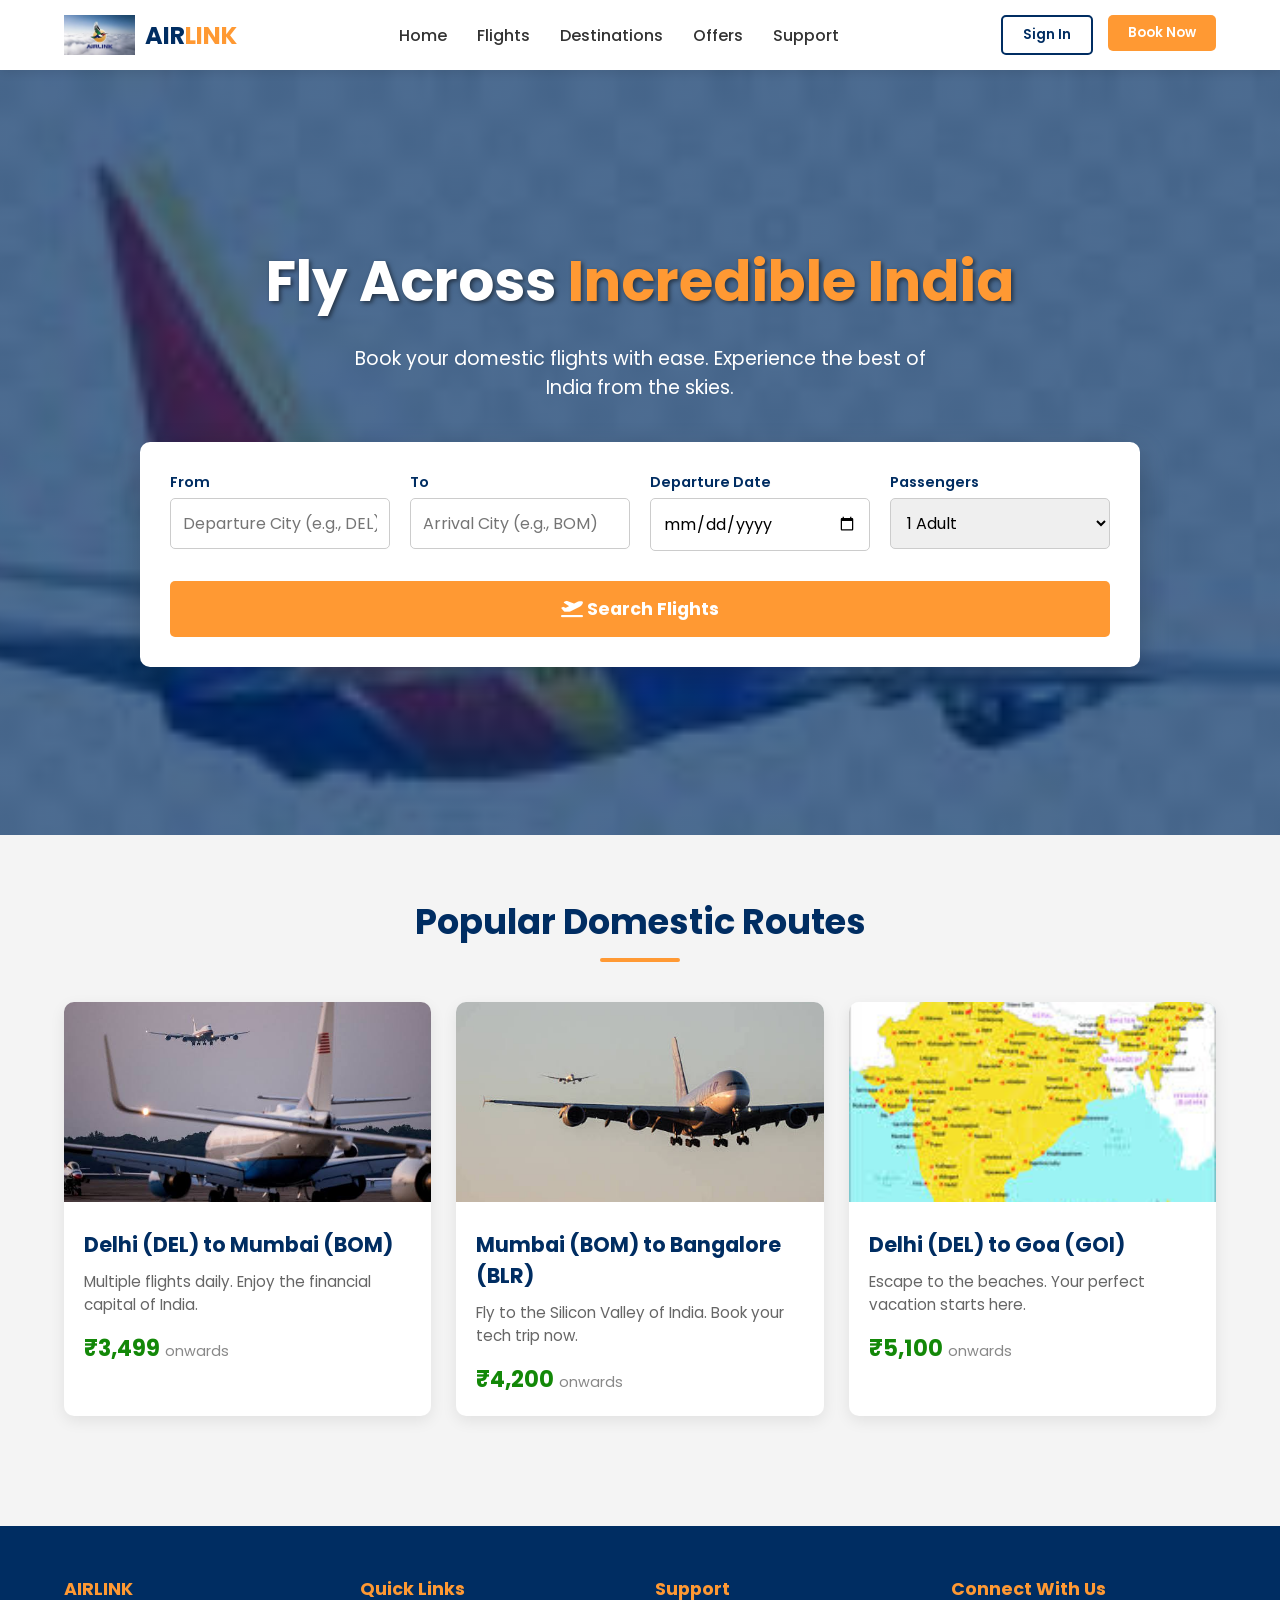
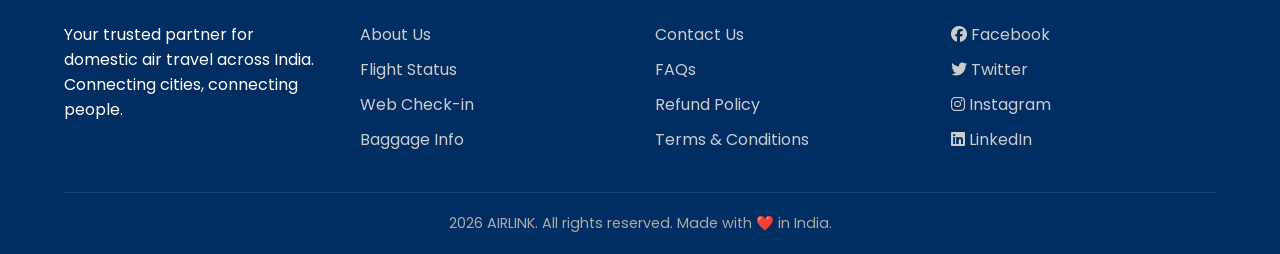
<file: index.html>
<!DOCTYPE html>
<html lang="en">
<head>
    <meta charset="UTF-8">
    <meta name="viewport" content="width=device-width, initial-scale=1.0">
    <title>AIRLINK - Fly Across India</title>
    <!-- Font Awesome for Icons -->
    <link rel="stylesheet" href="https://cdnjs.cloudflare.com/ajax/libs/font-awesome/6.4.0/css/all.min.css">
    <!-- Google Fonts -->
    <link href="https://fonts.googleapis.com/css2?family=Poppins:wght@300;400;600;700&display=swap" rel="stylesheet">
    
    <style>
        /* CSS Variables for Indian Theme Colors */
        :root {
            --primary-blue: #002D62; /* Deep Navy Blue */
            --saffron: #FF9933;      /* Indian Saffron */
            --green: #138808;        /* Indian Green */
            --white: #ffffff;
            --light-gray: #f4f4f4;
            --text-dark: #333333;
        }

        * {
            margin: 0;
            padding: 0;
            box-sizing: border-box;
            font-family: 'Poppins', sans-serif;
        }

        body {
            background-color: var(--light-gray);
            color: var(--text-dark);
        }

        /* Navigation Bar */
        header {
            background-color: var(--white);
            box-shadow: 0 2px 10px rgba(0,0,0,0.1);
            position: sticky;
            top: 0;
            z-index: 1000;
        }

        nav {
            display: flex;
            justify-content: space-between;
            align-items: center;
            padding: 15px 5%;
            max-width: 1400px;
            margin: 0 auto;
        }

        .logo {
            display: flex;
            align-items: center;
            font-size: 24px;
            font-weight: 700;
            color: var(--primary-blue);
        }

        .logo img {
            height: 40px;
            margin-right: 10px;
        }

        .logo span {
            color: var(--saffron);
        }

        nav ul {
            display: flex;
            list-style: none;
            gap: 30px;
        }

        nav ul li a {
            text-decoration: none;
            color: var(--text-dark);
            font-weight: 500;
            transition: color 0.3s;
        }

        nav ul li a:hover {
            color: var(--saffron);
        }

        .auth-buttons {
            display: flex;
            gap: 15px;
        }

        .btn-login {
            padding: 8px 20px;
            border: 2px solid var(--primary-blue);
            background: transparent;
            color: var(--primary-blue);
            border-radius: 5px;
            cursor: pointer;
            font-weight: 600;
            transition: all 0.3s;
        }

        .btn-login:hover {
            background: var(--primary-blue);
            color: white;
        }

        .btn-signup {
            padding: 8px 20px;
            border: none;
            background: var(--saffron);
            color: white;
            border-radius: 5px;
            cursor: pointer;
            font-weight: 600;
            transition: background 0.3s;
        }

        .btn-signup:hover {
            background: #e68a2e;
        }

        /* Hero Section */
        .hero {
            position: relative;
            height: 85vh;
            background: linear-gradient(rgba(0, 45, 98, 0.7), rgba(0, 45, 98, 0.7)), url('images/airline-hero.jpg') no-repeat center center/cover;
            display: flex;
            flex-direction: column;
            justify-content: center;
            align-items: center;
            text-align: center;
            color: white;
            padding: 0 20px;
        }

        .hero h1 {
            font-size: 3.5rem;
            margin-bottom: 20px;
            text-shadow: 2px 2px 4px rgba(0,0,0,0.5);
        }

        .hero h1 span {
            color: var(--saffron);
        }

        .hero p {
            font-size: 1.2rem;
            margin-bottom: 40px;
            max-width: 600px;
        }

        /* Flight Search Box */
        .search-box {
            background: white;
            padding: 30px;
            border-radius: 10px;
            box-shadow: 0 10px 30px rgba(0,0,0,0.2);
            width: 100%;
            max-width: 1000px;
            display: grid;
            grid-template-columns: repeat(auto-fit, minmax(180px, 1fr));
            gap: 20px;
            color: var(--text-dark);
        }

        .input-group {
            display: flex;
            flex-direction: column;
            text-align: left;
        }

        .input-group label {
            font-size: 0.9rem;
            font-weight: 600;
            margin-bottom: 5px;
            color: var(--primary-blue);
        }

        .input-group input, .input-group select {
            padding: 12px;
            border: 1px solid #ccc;
            border-radius: 5px;
            font-size: 1rem;
            outline: none;
        }

        .input-group input:focus, .input-group select:focus {
            border-color: var(--saffron);
        }

        .btn-search {
            grid-column: 1 / -1;
            padding: 15px;
            background: var(--saffron);
            color: white;
            border: none;
            border-radius: 5px;
            font-size: 1.1rem;
            font-weight: 700;
            cursor: pointer;
            transition: background 0.3s;
            margin-top: 10px;
        }

        .btn-search:hover {
            background: #e68a2e;
        }

        /* Popular Domestic Routes Section */
        .routes-section {
            padding: 60px 5%;
            max-width: 1400px;
            margin: 0 auto;
        }

        .section-title {
            text-align: center;
            font-size: 2.2rem;
            color: var(--primary-blue);
            margin-bottom: 40px;
        }

        .section-title::after {
            content: '';
            display: block;
            width: 80px;
            height: 4px;
            background: var(--saffron);
            margin: 10px auto 0;
            border-radius: 2px;
        }

        .routes-grid {
            display: grid;
            grid-template-columns: repeat(auto-fit, minmax(300px, 1fr));
            gap: 25px;
        }

        .route-card {
            background: white;
            border-radius: 10px;
            overflow: hidden;
            box-shadow: 0 5px 15px rgba(0,0,0,0.08);
            transition: transform 0.3s, box-shadow 0.3s;
            cursor: pointer;
        }

        .route-card:hover {
            transform: translateY(-5px);
            box-shadow: 0 10px 25px rgba(0,0,0,0.15);
        }

        .route-card img {
            width: 100%;
            height: 200px;
            object-fit: cover;
        }

        .route-info {
            padding: 20px;
        }

        .route-info h3 {
            font-size: 1.3rem;
            color: var(--primary-blue);
            margin-bottom: 10px;
        }

        .route-info p {
            color: #666;
            font-size: 0.95rem;
            margin-bottom: 15px;
        }

        .price {
            font-size: 1.4rem;
            font-weight: 700;
            color: var(--green);
        }

        .price span {
            font-size: 0.9rem;
            color: #888;
            font-weight: 400;
        }

        /* Footer */
        footer {
            background: var(--primary-blue);
            color: white;
            padding: 50px 5% 20px;
            margin-top: 50px;
        }

        .footer-content {
            display: grid;
            grid-template-columns: repeat(auto-fit, minmax(200px, 1fr));
            gap: 30px;
            max-width: 1400px;
            margin: 0 auto;
            border-bottom: 1px solid rgba(255,255,255,0.1);
            padding-bottom: 30px;
        }

        .footer-col h4 {
            font-size: 1.1rem;
            margin-bottom: 20px;
            color: var(--saffron);
        }

        .footer-col ul {
            list-style: none;
        }

        .footer-col ul li {
            margin-bottom: 10px;
        }

        .footer-col ul li a {
            color: #ccc;
            text-decoration: none;
            transition: color 0.3s;
        }

        .footer-col ul li a:hover {
            color: white;
        }

        .footer-bottom {
            text-align: center;
            padding-top: 20px;
            color: #aaa;
            font-size: 0.9rem;
        }

        /* Responsive */
        @media (max-width: 768px) {
            nav ul {
                display: none; /* Hide nav links on mobile for simplicity */
            }
            .hero h1 {
                font-size: 2.2rem;
            }
            .search-box {
                grid-template-columns: 1fr;
            }
        }
    </style>
</head>
<body>

    <!-- Header / Navbar -->
    <header>
        <nav>
            <div class="logo">
                <img src="images/logo.png" alt="AIRLINK Logo">
                AIR<span>LINK</span>
            </div>
            <ul>
                <li><a href="index.html">Home</a></li>
                <li><a href="flights.html">Flights</a></li>
                <li><a href="Destinations.html">Destinations</a></li>
                <li><a href="Offers.html">Offers</a></li>
                <li><a href="Support.html">Support</a></li>
            </ul>
            <div class="auth-buttons">
                <a href="Sign In.html"><button class="btn-login">Sign In</button></a>
                <a href="booking.html"><button class="btn-signup">Book Now</button></a>
            </div>
        </nav>
    </header>

    <!-- Hero Section with Search Box -->
    <section class="hero">
        <h1>Fly Across <span>Incredible India</span></h1>
        <p>Book your domestic flights with ease. Experience the best of India from the skies.</p>

        <div class="search-box">
            <div class="input-group">
                <label>From</label>
                <input type="text" placeholder="Departure City (e.g., DEL)">
            </div>
            <div class="input-group">
                <label>To</label>
                <input type="text" placeholder="Arrival City (e.g., BOM)">
            </div>
            <div class="input-group">
                <label>Departure Date</label>
                <input type="date">
            </div>
            <div class="input-group">
                <label>Passengers</label>
                <select>
                    <option>1 Adult</option>
                    <option>2 Adults</option>
                    <option>3 Adults</option>
                    <option>4+ Adults</option>
                </select>
            </div>
            <button class="btn-search"><i class="fas fa-plane-departure"></i> Search Flights</button>
        </div>
    </section>

    <!-- Popular Routes Section -->
    <section class="routes-section">
        <h2 class="section-title">Popular Domestic Routes</h2>
        
        <div class="routes-grid">
            <!-- Route 1 -->
            <div class="route-card">
                <img src="images/plane-1.jpg" alt="Delhi to Mumbai">
                <div class="route-info">
                    <h3>Delhi (DEL) to Mumbai (BOM)</h3>
                    <p>Multiple flights daily. Enjoy the financial capital of India.</p>
                    <div class="price">₹3,499 <span>onwards</span></div>
                </div>
            </div>

            <!-- Route 2 -->
            <div class="route-card">
                <img src="images/plane-2.jpg" alt="Mumbai to Bangalore">
                <div class="route-info">
                    <h3>Mumbai (BOM) to Bangalore (BLR)</h3>
                    <p>Fly to the Silicon Valley of India. Book your tech trip now.</p>
                    <div class="price">₹4,200 <span>onwards</span></div>
                </div>
            </div>

            <!-- Route 3 -->
            <div class="route-card">
                <img src="images/airport-info.jpg" alt="Delhi to Goa">
                <div class="route-info">
                    <h3>Delhi (DEL) to Goa (GOI)</h3>
                    <p>Escape to the beaches. Your perfect vacation starts here.</p>
                    <div class="price">₹5,100 <span>onwards</span></div>
                </div>
            </div>
        </div>
    </section>

    <!-- Footer -->
    <footer>
        <div class="footer-content">
            <div class="footer-col">
                <h4>AIRLINK</h4>
                <p>Your trusted partner for domestic air travel across India. Connecting cities, connecting people.</p>
            </div>
            <div class="footer-col">
                <h4>Quick Links</h4>
                <ul>
                    <li><a href="about.html">About Us</a></li>
                    <li><a href="flights.html">Flight Status</a></li>
                    <li><a href="check-in.jpg">Web Check-in</a></li>
                    <li><a href="baggage-info.jpg">Baggage Info</a></li>
                </ul>
            </div>
            <div class="footer-col">
                <h4>Support</h4>
                <ul>
                    <li><a href="Support.html">Contact Us</a></li>
                    <li><a href="Support.html">FAQs</a></li>
                    <li><a href="Support.html">Refund Policy</a></li>
                    <li><a href="Support.html">Terms & Conditions</a></li>
                </ul>
            </div>
            <div class="footer-col">
                <h4>Connect With Us</h4>
                <ul>
                    <li><a href="#"><i class="fab fa-facebook"></i> Facebook</a></li>
                    <li><a href="#"><i class="fab fa-twitter"></i> Twitter</a></li>
                    <li><a href="#"><i class="fab fa-instagram"></i> Instagram</a></li>
                    <li><a href="#"><i class="fab fa-linkedin"></i> LinkedIn</a></li>
                </ul>
            </div>
        </div>
        <div class="footer-bottom">
            <p>2026 AIRLINK. All rights reserved. Made with ❤️ in India.</p>
        </div>
    </footer>

</body>
</html>
</file>
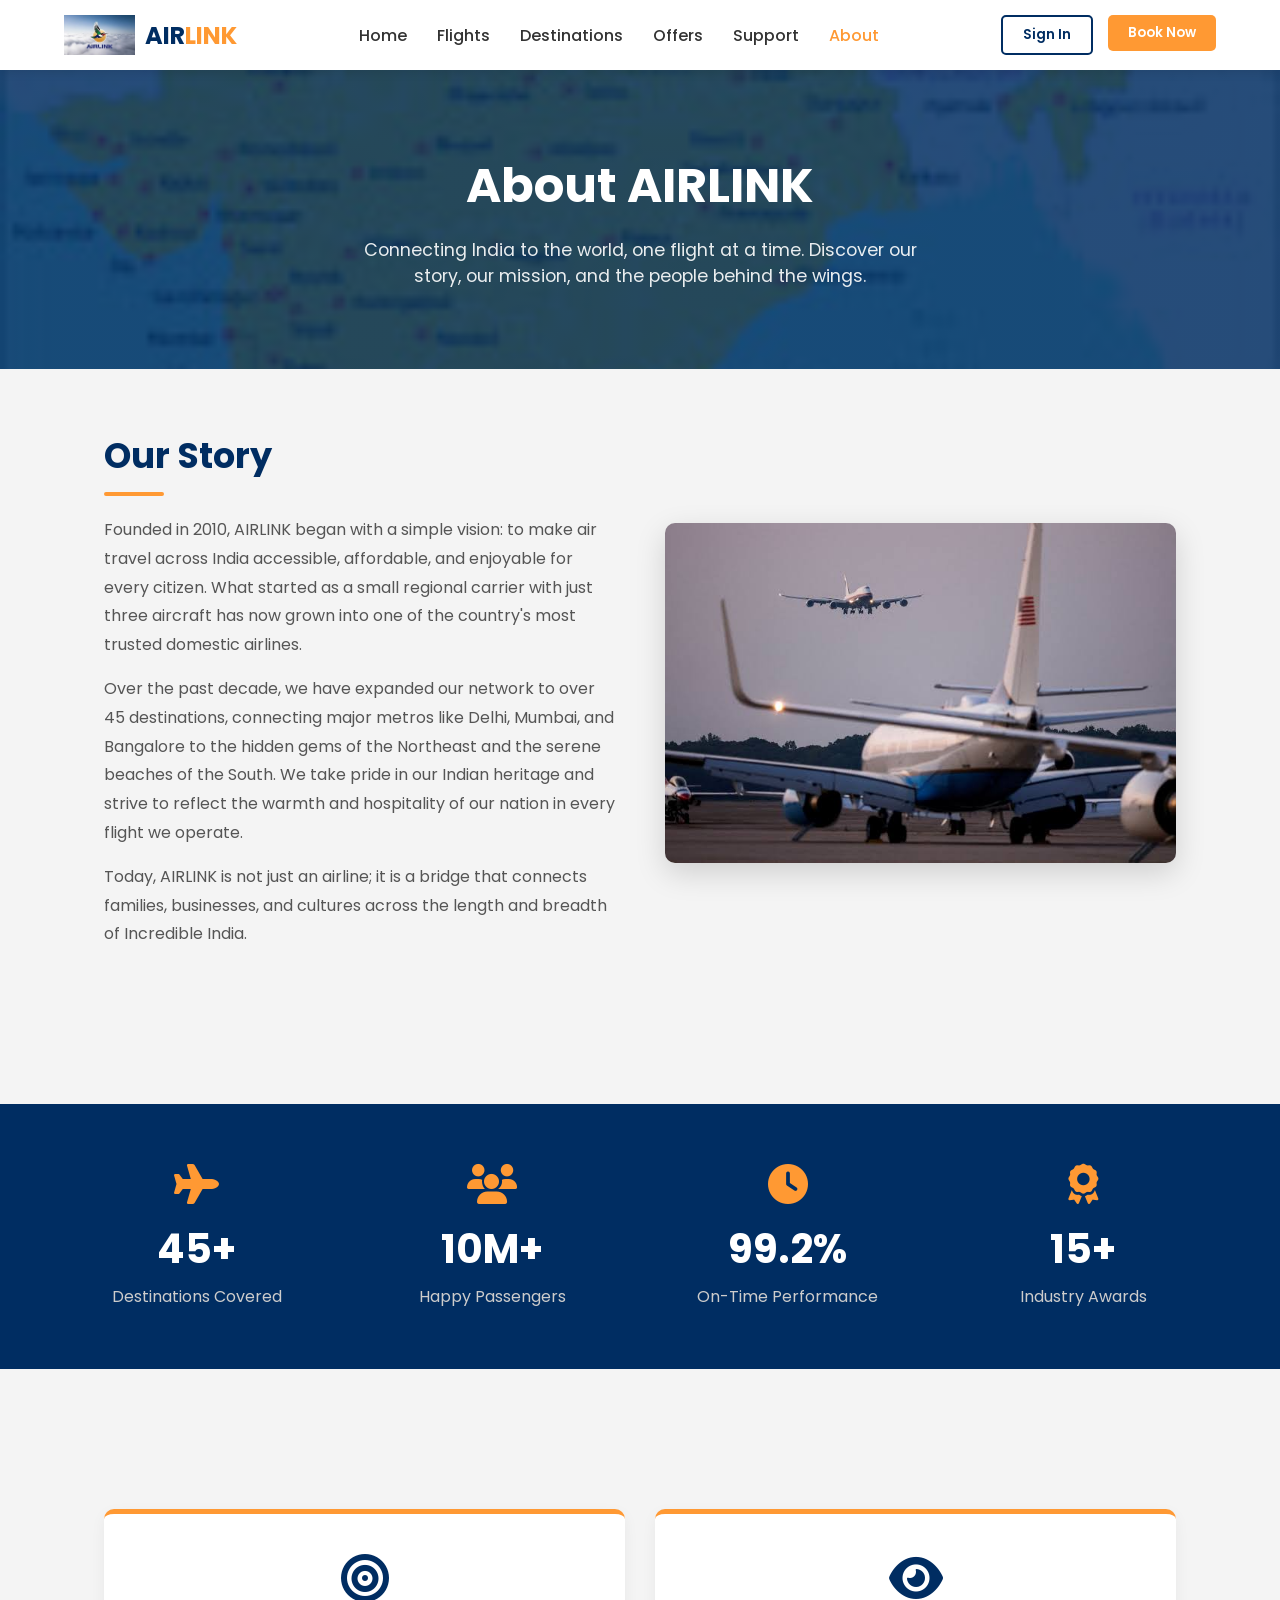
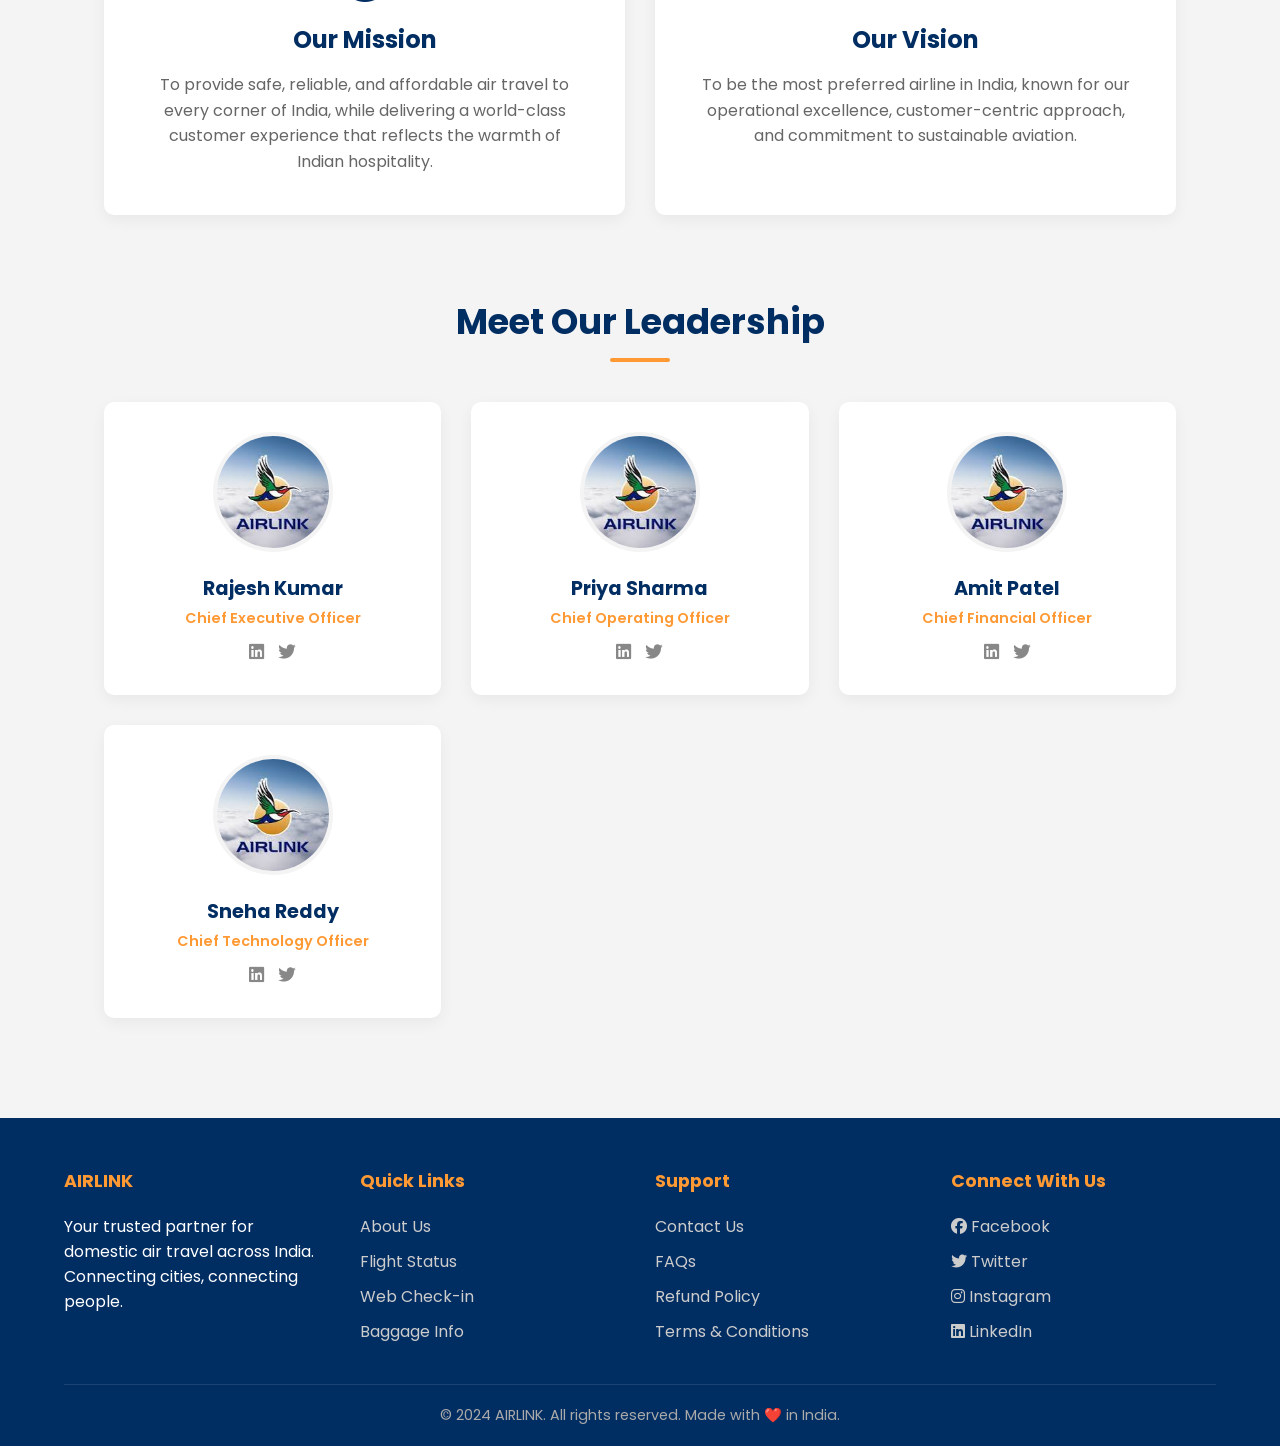
<file: about.html>
<!DOCTYPE html>
<html lang="en">
<head>
    <meta charset="UTF-8">
    <meta name="viewport" content="width=device-width, initial-scale=1.0">
    <title>AIRLINK - About Us</title>
    <!-- Font Awesome for Icons -->
    <link rel="stylesheet" href="https://cdnjs.cloudflare.com/ajax/libs/font-awesome/6.4.0/css/all.min.css">
    <!-- Google Fonts -->
    <link href="https://fonts.googleapis.com/css2?family=Poppins:wght@300;400;500;600;700&display=swap" rel="stylesheet">
    
    <style>
        /* CSS Variables (Consistent with index.html) */
        :root {
            --primary-blue: #002D62;
            --saffron: #FF9933;
            --green: #138808;
            --white: #ffffff;
            --light-gray: #f4f4f4;
            --text-dark: #333333;
            --border-color: #e0e0e0;
        }

        * {
            margin: 0;
            padding: 0;
            box-sizing: border-box;
            font-family: 'Poppins', sans-serif;
        }

        body {
            background-color: var(--light-gray);
            color: var(--text-dark);
        }

        /* Navigation Bar */
        header {
            background-color: var(--white);
            box-shadow: 0 2px 10px rgba(0,0,0,0.1);
            position: sticky;
            top: 0;
            z-index: 1000;
        }

        nav {
            display: flex;
            justify-content: space-between;
            align-items: center;
            padding: 15px 5%;
            max-width: 1400px;
            margin: 0 auto;
        }

        .logo {
            display: flex;
            align-items: center;
            font-size: 24px;
            font-weight: 700;
            color: var(--primary-blue);
        }

        .logo img {
            height: 40px;
            margin-right: 10px;
        }

        .logo span {
            color: var(--saffron);
        }

        nav ul {
            display: flex;
            list-style: none;
            gap: 30px;
        }

        nav ul li a {
            text-decoration: none;
            color: var(--text-dark);
            font-weight: 500;
            transition: color 0.3s;
        }

        nav ul li a:hover, nav ul li a.active {
            color: var(--saffron);
        }

        .auth-buttons {
            display: flex;
            gap: 15px;
        }

        .btn-login {
            padding: 8px 20px;
            border: 2px solid var(--primary-blue);
            background: transparent;
            color: var(--primary-blue);
            border-radius: 5px;
            cursor: pointer;
            font-weight: 600;
            transition: all 0.3s;
        }

        .btn-login:hover {
            background: var(--primary-blue);
            color: white;
        }

        .btn-signup {
            padding: 8px 20px;
            border: none;
            background: var(--saffron);
            color: white;
            border-radius: 5px;
            cursor: pointer;
            font-weight: 600;
            transition: background 0.3s;
        }

        .btn-signup:hover {
            background: #e68a2e;
        }

        /* Page Header Banner */
        .page-header {
            background: linear-gradient(rgba(0, 45, 98, 0.85), rgba(0, 45, 98, 0.85)), url('images/airport-info.jpg') no-repeat center center/cover;
            padding: 80px 5%;
            text-align: center;
            color: white;
        }

        .page-header h1 {
            font-size: 3rem;
            margin-bottom: 15px;
        }

        .page-header p {
            font-size: 1.1rem;
            max-width: 600px;
            margin: 0 auto;
            opacity: 0.9;
        }

        /* Main Content Container */
        .container {
            max-width: 1200px;
            margin: 0 auto;
            padding: 60px 5%;
        }

        /* Story Section */
        .story-section {
            display: grid;
            grid-template-columns: 1fr 1fr;
            gap: 50px;
            align-items: center;
            margin-bottom: 80px;
        }

        .story-text h2 {
            font-size: 2.2rem;
            color: var(--primary-blue);
            margin-bottom: 20px;
        }

        .story-text h2::after {
            content: '';
            display: block;
            width: 60px;
            height: 4px;
            background: var(--saffron);
            margin-top: 10px;
            border-radius: 2px;
        }

        .story-text p {
            line-height: 1.8;
            color: #555;
            margin-bottom: 15px;
        }

        .story-image img {
            width: 100%;
            border-radius: 10px;
            box-shadow: 0 10px 30px rgba(0,0,0,0.15);
        }

        /* Stats Section */
        .stats-section {
            background: var(--primary-blue);
            padding: 60px 5%;
            color: white;
            margin-bottom: 80px;
        }

        .stats-grid {
            max-width: 1200px;
            margin: 0 auto;
            display: grid;
            grid-template-columns: repeat(auto-fit, minmax(200px, 1fr));
            gap: 30px;
            text-align: center;
        }

        .stat-item i {
            font-size: 2.5rem;
            color: var(--saffron);
            margin-bottom: 15px;
        }

        .stat-item h3 {
            font-size: 2.5rem;
            font-weight: 700;
            margin-bottom: 5px;
        }

        .stat-item p {
            font-size: 1rem;
            color: #ccc;
        }

        /* Mission & Vision */
        .mission-vision {
            display: grid;
            grid-template-columns: 1fr 1fr;
            gap: 30px;
            margin-bottom: 80px;
        }

        .mv-card {
            background: white;
            padding: 40px;
            border-radius: 10px;
            box-shadow: 0 5px 15px rgba(0,0,0,0.05);
            border-top: 5px solid var(--saffron);
            text-align: center;
        }

        .mv-card i {
            font-size: 3rem;
            color: var(--primary-blue);
            margin-bottom: 20px;
        }

        .mv-card h3 {
            font-size: 1.5rem;
            color: var(--primary-blue);
            margin-bottom: 15px;
        }

        .mv-card p {
            color: #666;
            line-height: 1.6;
        }

        /* Team Section */
        .team-section {
            text-align: center;
            margin-bottom: 40px;
        }

        .team-section h2 {
            font-size: 2.2rem;
            color: var(--primary-blue);
            margin-bottom: 40px;
        }

        .team-section h2::after {
            content: '';
            display: block;
            width: 60px;
            height: 4px;
            background: var(--saffron);
            margin: 10px auto 0;
            border-radius: 2px;
        }

        .team-grid {
            display: grid;
            grid-template-columns: repeat(auto-fit, minmax(250px, 1fr));
            gap: 30px;
        }

        .team-card {
            background: white;
            padding: 30px;
            border-radius: 10px;
            box-shadow: 0 5px 15px rgba(0,0,0,0.05);
            transition: transform 0.3s;
        }

        .team-card:hover {
            transform: translateY(-5px);
        }

        .team-card img {
            width: 120px;
            height: 120px;
            border-radius: 50%;
            object-fit: cover;
            margin-bottom: 15px;
            border: 4px solid var(--light-gray);
        }

        .team-card h4 {
            font-size: 1.2rem;
            color: var(--primary-blue);
            margin-bottom: 5px;
        }

        .team-card p {
            color: var(--saffron);
            font-weight: 600;
            font-size: 0.9rem;
            margin-bottom: 10px;
        }

        .team-card .socials a {
            color: #888;
            margin: 0 5px;
            font-size: 1.1rem;
            transition: color 0.3s;
        }

        .team-card .socials a:hover {
            color: var(--primary-blue);
        }

        /* Footer */
        footer {
            background: var(--primary-blue);
            color: white;
            padding: 50px 5% 20px;
        }

        .footer-content {
            display: grid;
            grid-template-columns: repeat(auto-fit, minmax(200px, 1fr));
            gap: 30px;
            max-width: 1400px;
            margin: 0 auto;
            border-bottom: 1px solid rgba(255,255,255,0.1);
            padding-bottom: 30px;
        }

        .footer-col h4 {
            font-size: 1.1rem;
            margin-bottom: 20px;
            color: var(--saffron);
        }

        .footer-col ul {
            list-style: none;
        }

        .footer-col ul li {
            margin-bottom: 10px;
        }

        .footer-col ul li a {
            color: #ccc;
            text-decoration: none;
            transition: color 0.3s;
        }

        .footer-col ul li a:hover {
            color: white;
        }

        .footer-bottom {
            text-align: center;
            padding-top: 20px;
            color: #aaa;
            font-size: 0.9rem;
        }

        /* Responsive */
        @media (max-width: 900px) {
            nav ul {
                display: none;
            }
            .story-section, .mission-vision {
                grid-template-columns: 1fr;
            }
            .page-header h1 {
                font-size: 2.2rem;
            }
        }
    </style>
</head>
<body>

    <!-- Header / Navbar -->
    <header>
        <nav>
            <div class="logo">
                <img src="images/logo.png" alt="AIRLINK Logo">
                AIR<span>LINK</span>
            </div>
            <ul>
                <li><a href="index.html">Home</a></li>
                <li><a href="flights.html">Flights</a></li>
                <li><a href="Destinations.html">Destinations</a></li>
                <li><a href="Offers.html">Offers</a></li>
                <li><a href="Support.html">Support</a></li>
                <li><a href="about.html" class="active">About</a></li>
            </ul>
            <div class="auth-buttons">
                <a href="Sign In.html"><button class="btn-login">Sign In</button></a>
                <a href="booking.htm"><button class="btn-signup">Book Now</button></a>
            </div>
        </nav>
    </header>

    <!-- Page Header -->
    <section class="page-header">
        <h1>About AIRLINK</h1>
        <p>Connecting India to the world, one flight at a time. Discover our story, our mission, and the people behind the wings.</p>
    </section>

    <!-- Main Content -->
    <div class="container">
        
        <!-- Story Section -->
        <section class="story-section">
            <div class="story-text">
                <h2>Our Story</h2>
                <p>Founded in 2010, AIRLINK began with a simple vision: to make air travel across India accessible, affordable, and enjoyable for every citizen. What started as a small regional carrier with just three aircraft has now grown into one of the country's most trusted domestic airlines.</p>
                <p>Over the past decade, we have expanded our network to over 45 destinations, connecting major metros like Delhi, Mumbai, and Bangalore to the hidden gems of the Northeast and the serene beaches of the South. We take pride in our Indian heritage and strive to reflect the warmth and hospitality of our nation in every flight we operate.</p>
                <p>Today, AIRLINK is not just an airline; it is a bridge that connects families, businesses, and cultures across the length and breadth of Incredible India.</p>
            </div>
            <div class="story-image">
                <img src="images/plane-1.jpg" alt="AIRLINK Aircraft">
            </div>
        </section>

    </div> <!-- Close Container -->

    <!-- Stats Section (Full Width) -->
    <section class="stats-section">
        <div class="stats-grid">
            <div class="stat-item">
                <i class="fas fa-plane"></i>
                <h3>45+</h3>
                <p>Destinations Covered</p>
            </div>
            <div class="stat-item">
                <i class="fas fa-users"></i>
                <h3>10M+</h3>
                <p>Happy Passengers</p>
            </div>
            <div class="stat-item">
                <i class="fas fa-clock"></i>
                <h3>99.2%</h3>
                <p>On-Time Performance</p>
            </div>
            <div class="stat-item">
                <i class="fas fa-award"></i>
                <h3>15+</h3>
                <p>Industry Awards</p>
            </div>
        </div>
    </section>

    <!-- Second Container for Mission/Team -->
    <div class="container">

        <!-- Mission & Vision -->
        <section class="mission-vision">
            <div class="mv-card">
                <i class="fas fa-bullseye"></i>
                <h3>Our Mission</h3>
                <p>To provide safe, reliable, and affordable air travel to every corner of India, while delivering a world-class customer experience that reflects the warmth of Indian hospitality.</p>
            </div>
            <div class="mv-card">
                <i class="fas fa-eye"></i>
                <h3>Our Vision</h3>
                <p>To be the most preferred airline in India, known for our operational excellence, customer-centric approach, and commitment to sustainable aviation.</p>
            </div>
        </section>

        <!-- Team Section -->
        <section class="team-section">
            <h2>Meet Our Leadership</h2>
            <div class="team-grid">
                <!-- Team Member 1 -->
                <div class="team-card">
                    <img src="images/logo.png" alt="CEO"> <!-- Replace with a real image if available -->
                    <h4>Rajesh Kumar</h4>
                    <p>Chief Executive Officer</p>
                    <div class="socials">
                        <a href="#"><i class="fab fa-linkedin"></i></a>
                        <a href="#"><i class="fab fa-twitter"></i></a>
                    </div>
                </div>
                <!-- Team Member 2 -->
                <div class="team-card">
                    <img src="images/logo.png" alt="COO"> <!-- Replace with a real image if available -->
                    <h4>Priya Sharma</h4>
                    <p>Chief Operating Officer</p>
                    <div class="socials">
                        <a href="#"><i class="fab fa-linkedin"></i></a>
                        <a href="#"><i class="fab fa-twitter"></i></a>
                    </div>
                </div>
                <!-- Team Member 3 -->
                <div class="team-card">
                    <img src="images/logo.png" alt="CFO"> <!-- Replace with a real image if available -->
                    <h4>Amit Patel</h4>
                    <p>Chief Financial Officer</p>
                    <div class="socials">
                        <a href="#"><i class="fab fa-linkedin"></i></a>
                        <a href="#"><i class="fab fa-twitter"></i></a>
                    </div>
                </div>
                <!-- Team Member 4 -->
                <div class="team-card">
                    <img src="images/logo.png" alt="CTO"> <!-- Replace with a real image if available -->
                    <h4>Sneha Reddy</h4>
                    <p>Chief Technology Officer</p>
                    <div class="socials">
                        <a href="#"><i class="fab fa-linkedin"></i></a>
                        <a href="#"><i class="fab fa-twitter"></i></a>
                    </div>
                </div>
            </div>
        </section>

    </div>

    <!-- Footer -->
    <footer>
        <div class="footer-content">
            <div class="footer-col">
                <h4>AIRLINK</h4>
                <p>Your trusted partner for domestic air travel across India. Connecting cities, connecting people.</p>
            </div>
            <div class="footer-col">
                <h4>Quick Links</h4>
                <ul>
                    <li><a href="about.html">About Us</a></li>
                    <li><a href="flights.html">Flight Status</a></li>
                    <li><a href="check-in.jpg">Web Check-in</a></li>
                    <li><a href="baggage-info.jpg">Baggage Info</a></li>
                </ul>
            </div>
            <div class="footer-col">
                <h4>Support</h4>
                <ul>
                    <li><a href="Support.html">Contact Us</a></li>
                    <li><a href="Support.html">FAQs</a></li>
                    <li><a href="Support.html">Refund Policy</a></li>
                    <li><a href="Support.html">Terms & Conditions</a></li>
                </ul>
            </div>
            <div class="footer-col">
                <h4>Connect With Us</h4>
                <ul>
                    <li><a href="#"><i class="fab fa-facebook"></i> Facebook</a></li>
                    <li><a href="#"><i class="fab fa-twitter"></i> Twitter</a></li>
                    <li><a href="#"><i class="fab fa-instagram"></i> Instagram</a></li>
                    <li><a href="#"><i class="fab fa-linkedin"></i> LinkedIn</a></li>
                </ul>
            </div>
        </div>
        <div class="footer-bottom">
            <p>&copy; 2024 AIRLINK. All rights reserved. Made with ❤️ in India.</p>
        </div>
    </footer>

</body>
</html>
</file>
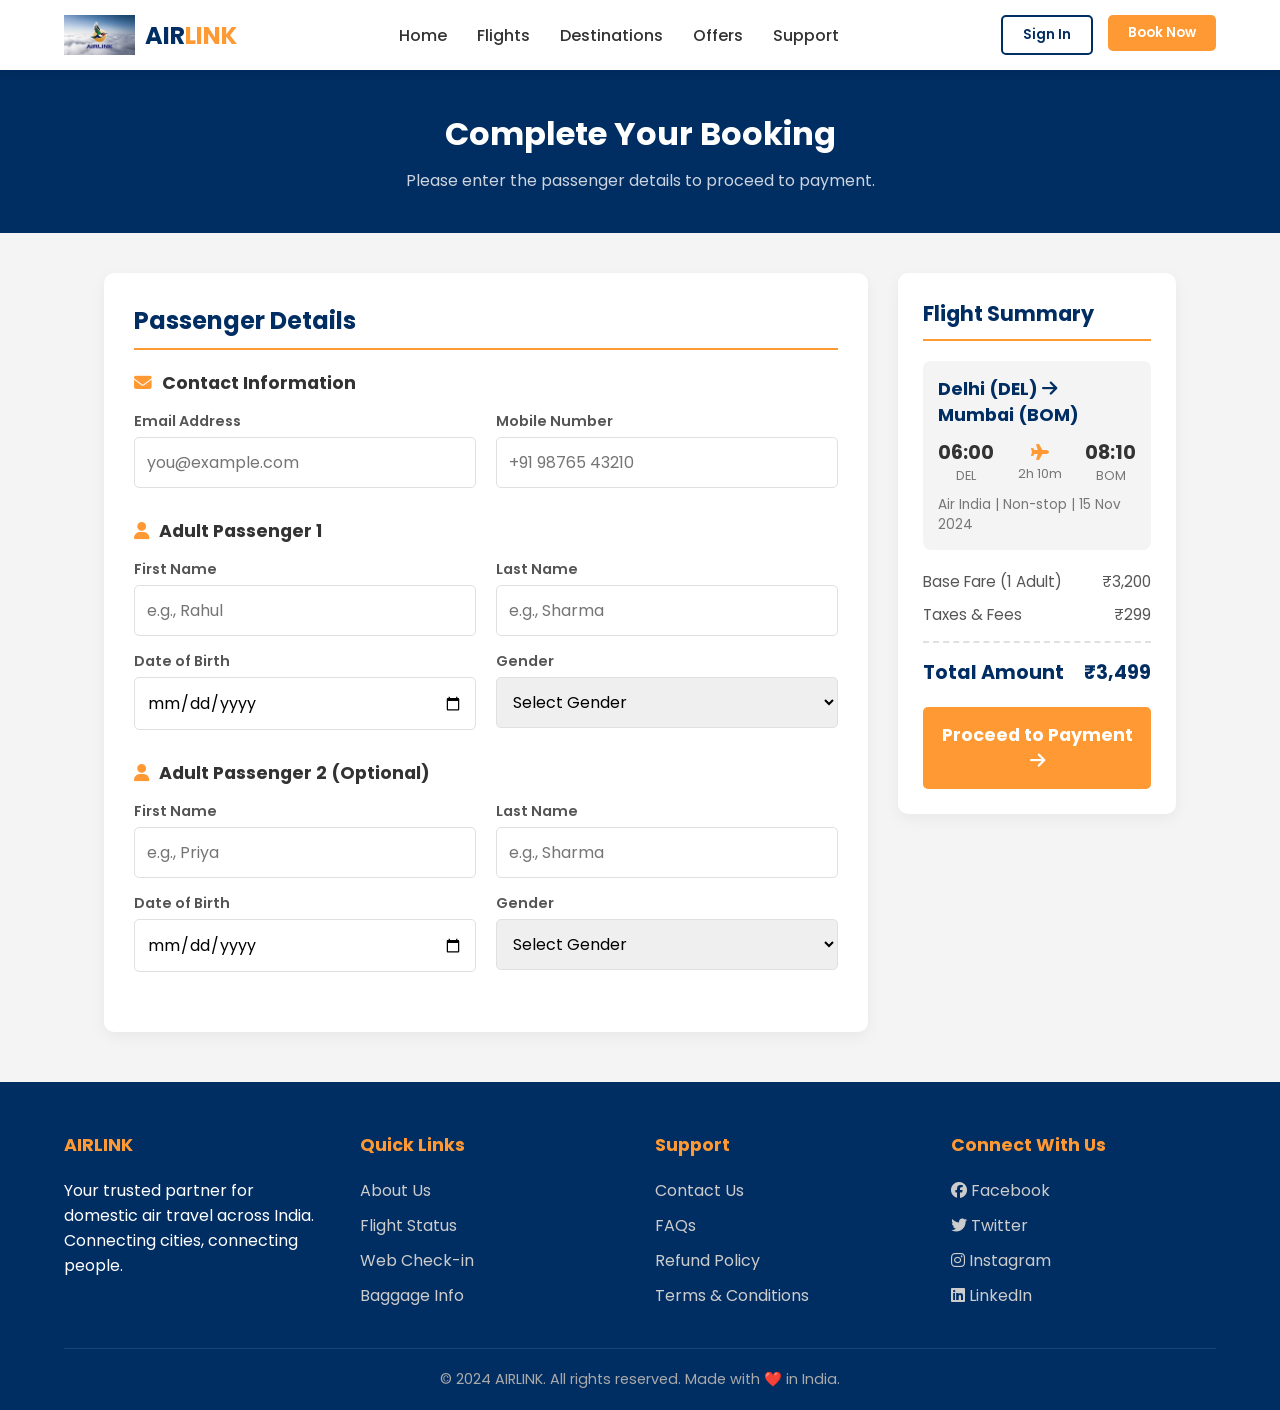
<file: booking.html>
<!DOCTYPE html>
<html lang="en">
<head>
    <meta charset="UTF-8">
    <meta name="viewport" content="width=device-width, initial-scale=1.0">
    <title>AIRLINK - Complete Your Booking</title>
    <!-- Font Awesome for Icons -->
    <link rel="stylesheet" href="https://cdnjs.cloudflare.com/ajax/libs/font-awesome/6.4.0/css/all.min.css">
    <!-- Google Fonts -->
    <link href="https://fonts.googleapis.com/css2?family=Poppins:wght@300;400;500;600;700&display=swap" rel="stylesheet">
    
    <style>
        /* CSS Variables (Consistent with index.html) */
        :root {
            --primary-blue: #002D62;
            --saffron: #FF9933;
            --green: #138808;
            --white: #ffffff;
            --light-gray: #f4f4f4;
            --text-dark: #333333;
            --border-color: #e0e0e0;
        }

        * {
            margin: 0;
            padding: 0;
            box-sizing: border-box;
            font-family: 'Poppins', sans-serif;
        }

        body {
            background-color: var(--light-gray);
            color: var(--text-dark);
        }

        /* Navigation Bar */
        header {
            background-color: var(--white);
            box-shadow: 0 2px 10px rgba(0,0,0,0.1);
            position: sticky;
            top: 0;
            z-index: 1000;
        }

        nav {
            display: flex;
            justify-content: space-between;
            align-items: center;
            padding: 15px 5%;
            max-width: 1400px;
            margin: 0 auto;
        }

        .logo {
            display: flex;
            align-items: center;
            font-size: 24px;
            font-weight: 700;
            color: var(--primary-blue);
        }

        .logo img {
            height: 40px;
            margin-right: 10px;
        }

        .logo span {
            color: var(--saffron);
        }

        nav ul {
            display: flex;
            list-style: none;
            gap: 30px;
        }

        nav ul li a {
            text-decoration: none;
            color: var(--text-dark);
            font-weight: 500;
            transition: color 0.3s;
        }

        nav ul li a:hover {
            color: var(--saffron);
        }

        .auth-buttons {
            display: flex;
            gap: 15px;
        }

        .btn-login {
            padding: 8px 20px;
            border: 2px solid var(--primary-blue);
            background: transparent;
            color: var(--primary-blue);
            border-radius: 5px;
            cursor: pointer;
            font-weight: 600;
            transition: all 0.3s;
        }

        .btn-login:hover {
            background: var(--primary-blue);
            color: white;
        }

        .btn-signup {
            padding: 8px 20px;
            border: none;
            background: var(--saffron);
            color: white;
            border-radius: 5px;
            cursor: pointer;
            font-weight: 600;
            transition: background 0.3s;
        }

        .btn-signup:hover {
            background: #e68a2e;
        }

        /* Page Header */
        .page-header {
            background: var(--primary-blue);
            padding: 40px 5%;
            text-align: center;
            color: white;
        }

        .page-header h1 {
            font-size: 2rem;
            margin-bottom: 10px;
        }

        .page-header p {
            font-size: 1rem;
            opacity: 0.8;
        }

        /* Main Layout */
        .main-container {
            max-width: 1200px;
            margin: 40px auto;
            padding: 0 5%;
            display: grid;
            grid-template-columns: 2fr 1fr;
            gap: 30px;
        }

        /* Form Section */
        .booking-form {
            background: white;
            padding: 30px;
            border-radius: 10px;
            box-shadow: 0 5px 15px rgba(0,0,0,0.05);
        }

        .booking-form h2 {
            font-size: 1.5rem;
            color: var(--primary-blue);
            margin-bottom: 20px;
            border-bottom: 2px solid var(--saffron);
            padding-bottom: 10px;
        }

        .form-section {
            margin-bottom: 30px;
        }

        .form-section h3 {
            font-size: 1.1rem;
            color: var(--text-dark);
            margin-bottom: 15px;
            display: flex;
            align-items: center;
            gap: 10px;
        }

        .form-section h3 i {
            color: var(--saffron);
        }

        .input-row {
            display: grid;
            grid-template-columns: 1fr 1fr;
            gap: 20px;
            margin-bottom: 15px;
        }

        .input-group {
            display: flex;
            flex-direction: column;
        }

        .input-group label {
            font-size: 0.9rem;
            font-weight: 600;
            margin-bottom: 5px;
            color: #555;
        }

        .input-group input, .input-group select {
            padding: 12px;
            border: 1px solid var(--border-color);
            border-radius: 5px;
            font-size: 1rem;
            outline: none;
            transition: border-color 0.3s;
        }

        .input-group input:focus, .input-group select:focus {
            border-color: var(--saffron);
        }

        /* Summary Section (Sidebar) */
        .booking-summary {
            background: white;
            padding: 25px;
            border-radius: 10px;
            box-shadow: 0 5px 15px rgba(0,0,0,0.05);
            height: fit-content;
            position: sticky;
            top: 100px;
        }

        .booking-summary h2 {
            font-size: 1.3rem;
            color: var(--primary-blue);
            margin-bottom: 20px;
            border-bottom: 2px solid var(--saffron);
            padding-bottom: 10px;
        }

        .flight-details {
            background: var(--light-gray);
            padding: 15px;
            border-radius: 8px;
            margin-bottom: 20px;
        }

        .flight-details h3 {
            font-size: 1.1rem;
            color: var(--primary-blue);
            margin-bottom: 10px;
        }

        .flight-route {
            display: flex;
            justify-content: space-between;
            align-items: center;
            margin-bottom: 10px;
        }

        .flight-route div {
            text-align: center;
        }

        .flight-route h4 {
            font-size: 1.2rem;
            color: var(--text-dark);
        }

        .flight-route p {
            font-size: 0.8rem;
            color: #777;
        }

        .flight-route i {
            color: var(--saffron);
        }

        .price-breakdown {
            margin-bottom: 20px;
        }

        .price-item {
            display: flex;
            justify-content: space-between;
            margin-bottom: 10px;
            font-size: 0.95rem;
            color: #555;
        }

        .price-total {
            display: flex;
            justify-content: space-between;
            font-size: 1.2rem;
            font-weight: 700;
            color: var(--primary-blue);
            border-top: 2px dashed var(--border-color);
            padding-top: 15px;
            margin-top: 15px;
        }

        .btn-proceed {
            width: 100%;
            padding: 15px;
            background: var(--saffron);
            color: white;
            border: none;
            border-radius: 5px;
            font-size: 1.1rem;
            font-weight: 700;
            cursor: pointer;
            transition: background 0.3s;
        }

        .btn-proceed:hover {
            background: #e68a2e;
        }

        /* Footer */
        footer {
            background: var(--primary-blue);
            color: white;
            padding: 50px 5% 20px;
            margin-top: 50px;
        }

        .footer-content {
            display: grid;
            grid-template-columns: repeat(auto-fit, minmax(200px, 1fr));
            gap: 30px;
            max-width: 1400px;
            margin: 0 auto;
            border-bottom: 1px solid rgba(255,255,255,0.1);
            padding-bottom: 30px;
        }

        .footer-col h4 {
            font-size: 1.1rem;
            margin-bottom: 20px;
            color: var(--saffron);
        }

        .footer-col ul {
            list-style: none;
        }

        .footer-col ul li {
            margin-bottom: 10px;
        }

        .footer-col ul li a {
            color: #ccc;
            text-decoration: none;
            transition: color 0.3s;
        }

        .footer-col ul li a:hover {
            color: white;
        }

        .footer-bottom {
            text-align: center;
            padding-top: 20px;
            color: #aaa;
            font-size: 0.9rem;
        }

        /* Responsive */
        @media (max-width: 900px) {
            nav ul {
                display: none;
            }
            .main-container {
                grid-template-columns: 1fr;
            }
            .input-row {
                grid-template-columns: 1fr;
            }
            .booking-summary {
                position: static;
            }
        }
    </style>
</head>
<body>

    <!-- Header / Navbar -->
    <header>
        <nav>
            <div class="logo">
                <img src="images/logo.png" alt="AIRLINK Logo">
                AIR<span>LINK</span>
            </div>
            <ul>
                <li><a href="index.html">Home</a></li>
                <li><a href="flights.html">Flights</a></li>
                <li><a href="Destinations.html">Destinations</a></li>
                <li><a href="Offers.html">Offers</a></li>
                <li><a href="Support.html">Support</a></li>
            </ul>
            <div class="auth-buttons">
                <a href="Sign In.html"><button class="btn-login">Sign In</button></a>
                <a href="booking.html"><button class="btn-signup">Book Now</button></a>
            </div>
        </nav>
    </header>

    <!-- Page Header -->
    <section class="page-header">
        <h1>Complete Your Booking</h1>
        <p>Please enter the passenger details to proceed to payment.</p>
    </section>

    <!-- Main Content -->
    <div class="main-container">
        
        <!-- Passenger Details Form -->
        <div class="booking-form">
            <h2>Passenger Details</h2>
            
            <form action="payment.html" method="GET" id="bookingForm">
                <!-- Contact Information -->
                <div class="form-section">
                    <h3><i class="fas fa-envelope"></i> Contact Information</h3>
                    <div class="input-row">
                        <div class="input-group">
                            <label>Email Address</label>
                            <input type="email" placeholder="you@example.com" required>
                        </div>
                        <div class="input-group">
                            <label>Mobile Number</label>
                            <input type="tel" placeholder="+91 98765 43210" required>
                        </div>
                    </div>
                </div>

                <!-- Passenger 1 -->
                <div class="form-section">
                    <h3><i class="fas fa-user"></i> Adult Passenger 1</h3>
                    <div class="input-row">
                        <div class="input-group">
                            <label>First Name</label>
                            <input type="text" placeholder="e.g., Rahul" required>
                        </div>
                        <div class="input-group">
                            <label>Last Name</label>
                            <input type="text" placeholder="e.g., Sharma" required>
                        </div>
                    </div>
                    <div class="input-row">
                        <div class="input-group">
                            <label>Date of Birth</label>
                            <input type="date" required>
                        </div>
                        <div class="input-group">
                            <label>Gender</label>
                            <select required>
                                <option value="">Select Gender</option>
                                <option>Male</option>
                                <option>Female</option>
                                <option>Other</option>
                            </select>
                        </div>
                    </div>
                </div>

                <!-- Passenger 2 (Optional) -->
                <div class="form-section">
                    <h3><i class="fas fa-user"></i> Adult Passenger 2 (Optional)</h3>
                    <div class="input-row">
                        <div class="input-group">
                            <label>First Name</label>
                            <input type="text" placeholder="e.g., Priya">
                        </div>
                        <div class="input-group">
                            <label>Last Name</label>
                            <input type="text" placeholder="e.g., Sharma">
                        </div>
                    </div>
                    <div class="input-row">
                        <div class="input-group">
                            <label>Date of Birth</label>
                            <input type="date">
                        </div>
                        <div class="input-group">
                            <label>Gender</label>
                            <select>
                                <option value="">Select Gender</option>
                                <option>Male</option>
                                <option>Female</option>
                                <option>Other</option>
                            </select>
                        </div>
                    </div>
                </div>
            </form>
        </div>

        <!-- Booking Summary Sidebar -->
        <div class="booking-summary">
            <h2>Flight Summary</h2>
            
            <div class="flight-details">
                <h3>Delhi (DEL) <i class="fas fa-arrow-right"></i> Mumbai (BOM)</h3>
                <div class="flight-route">
                    <div>
                        <h4>06:00</h4>
                        <p>DEL</p>
                    </div>
                    <div>
                        <i class="fas fa-plane"></i>
                        <p>2h 10m</p>
                    </div>
                    <div>
                        <h4>08:10</h4>
                        <p>BOM</p>
                    </div>
                </div>
                <p style="font-size: 0.85rem; color: #777;">Air India | Non-stop | 15 Nov 2024</p>
            </div>

            <div class="price-breakdown">
                <div class="price-item">
                    <span>Base Fare (1 Adult)</span>
                    <span>₹3,200</span>
                </div>
                <div class="price-item">
                    <span>Taxes & Fees</span>
                    <span>₹299</span>
                </div>
                <div class="price-total">
                    <span>Total Amount</span>
                    <span>₹3,499</span>
                </div>
            </div>

            <!-- Form submission button linked to the form above -->
            <button type="submit" form="bookingForm" class="btn-proceed">Proceed to Payment <i class="fas fa-arrow-right"></i></button>
        </div>

    </div>

    <!-- Footer -->
    <footer>
        <div class="footer-content">
            <div class="footer-col">
                <h4>AIRLINK</h4>
                <p>Your trusted partner for domestic air travel across India. Connecting cities, connecting people.</p>
            </div>
            <div class="footer-col">
                <h4>Quick Links</h4>
                <ul>
                    <li><a href="about.html">About Us</a></li>
                    <li><a href="flights.html">Flight Status</a></li>
                    <li><a href="check-in.jpg">Web Check-in</a></li>
                    <li><a href="baggage-info.jpg">Baggage Info</a></li>
                </ul>
            </div>
            <div class="footer-col">
                <h4>Support</h4>
                <ul>
                    <li><a href="Support.html">Contact Us</a></li>
                    <li><a href="Support.html">FAQs</a></li>
                    <li><a href="Support.html">Refund Policy</a></li>
                    <li><a href="Support.html">Terms & Conditions</a></li>
                </ul>
            </div>
            <div class="footer-col">
                <h4>Connect With Us</h4>
                <ul>
                    <li><a href="#"><i class="fab fa-facebook"></i> Facebook</a></li>
                    <li><a href="#"><i class="fab fa-twitter"></i> Twitter</a></li>
                    <li><a href="#"><i class="fab fa-instagram"></i> Instagram</a></li>
                    <li><a href="#"><i class="fab fa-linkedin"></i> LinkedIn</a></li>
                </ul>
            </div>
        </div>
        <div class="footer-bottom">
            <p>&copy; 2024 AIRLINK. All rights reserved. Made with ❤️ in India.</p>
        </div>
    </footer>

</body>
</html>
</file>
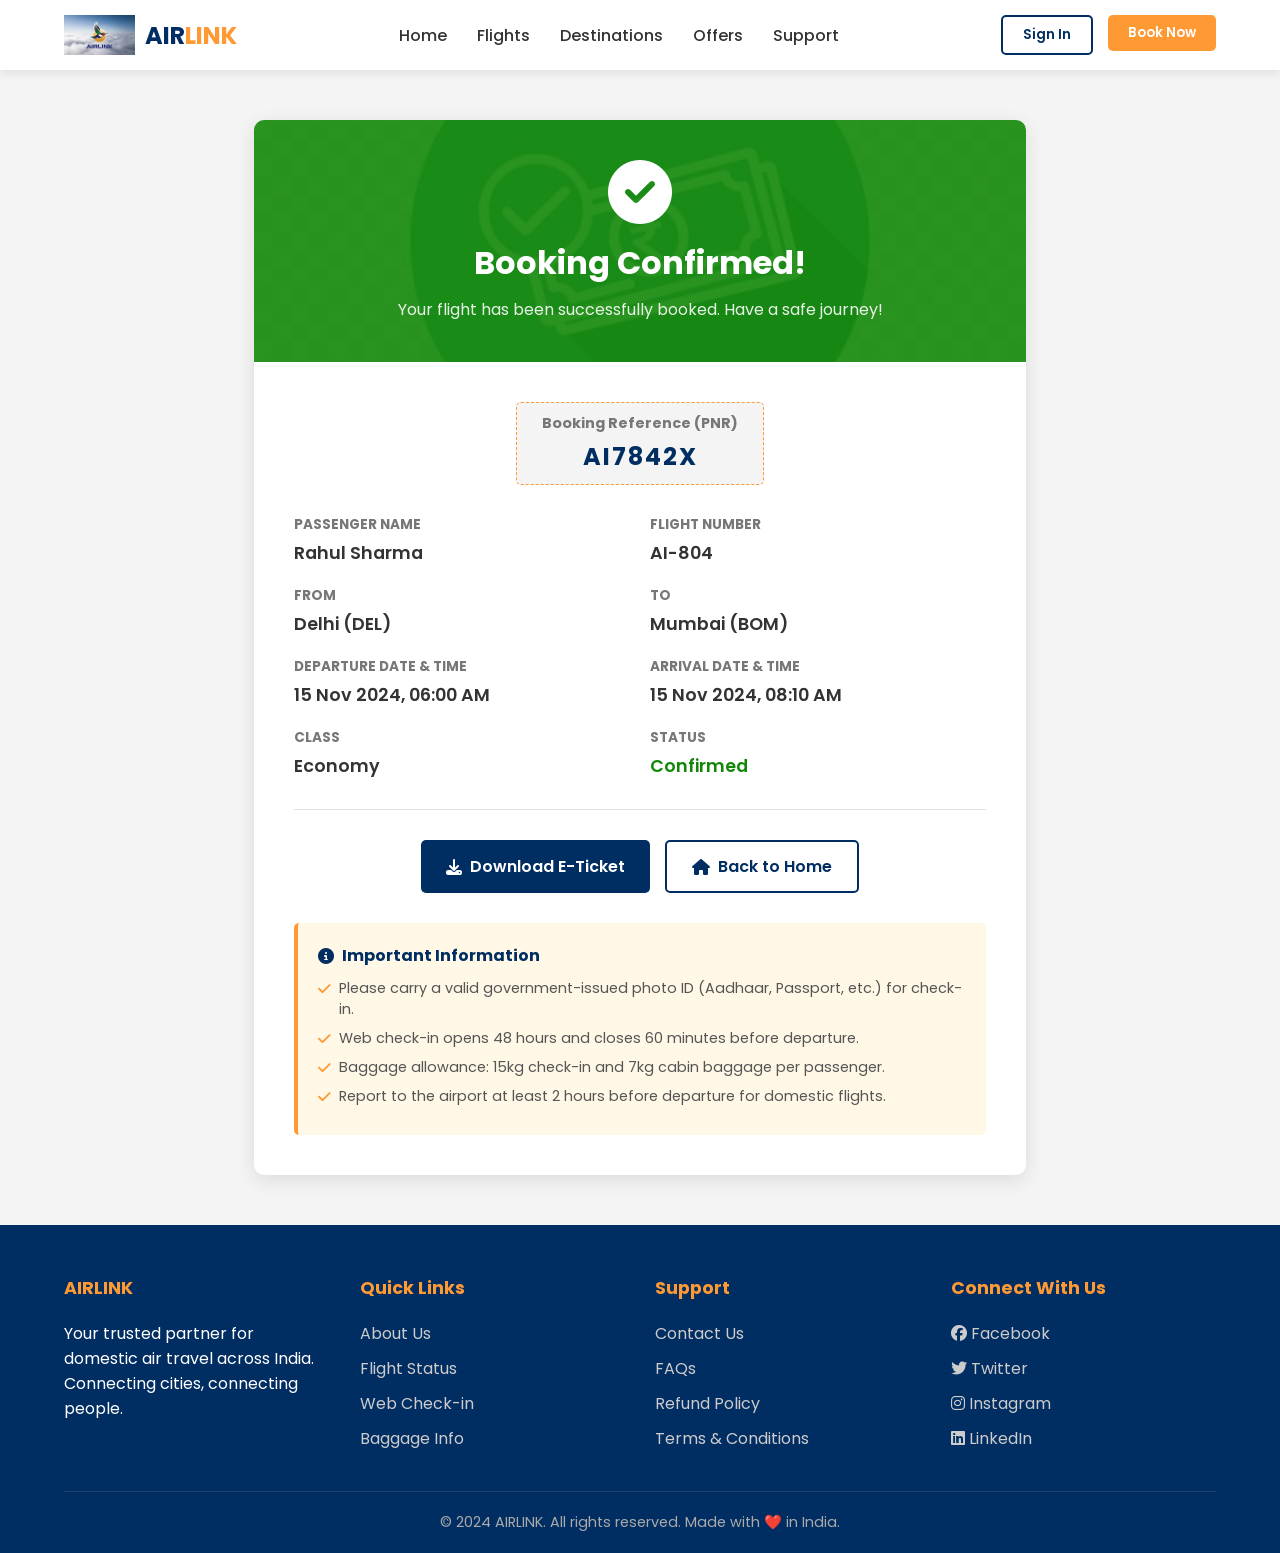
<file: confirmation.html>
<!DOCTYPE html>
<html lang="en">
<head>
    <meta charset="UTF-8">
    <meta name="viewport" content="width=device-width, initial-scale=1.0">
    <title>AIRLINK - Booking Confirmed</title>
    <!-- Font Awesome for Icons -->
    <link rel="stylesheet" href="https://cdnjs.cloudflare.com/ajax/libs/font-awesome/6.4.0/css/all.min.css">
    <!-- Google Fonts -->
    <link href="https://fonts.googleapis.com/css2?family=Poppins:wght@300;400;500;600;700&display=swap" rel="stylesheet">
    
    <style>
        /* CSS Variables (Consistent with index.html) */
        :root {
            --primary-blue: #002D62;
            --saffron: #FF9933;
            --green: #138808;
            --white: #ffffff;
            --light-gray: #f4f4f4;
            --text-dark: #333333;
            --border-color: #e0e0e0;
        }

        * {
            margin: 0;
            padding: 0;
            box-sizing: border-box;
            font-family: 'Poppins', sans-serif;
        }

        body {
            background-color: var(--light-gray);
            color: var(--text-dark);
        }

        /* Navigation Bar */
        header {
            background-color: var(--white);
            box-shadow: 0 2px 10px rgba(0,0,0,0.1);
            position: sticky;
            top: 0;
            z-index: 1000;
        }

        nav {
            display: flex;
            justify-content: space-between;
            align-items: center;
            padding: 15px 5%;
            max-width: 1400px;
            margin: 0 auto;
        }

        .logo {
            display: flex;
            align-items: center;
            font-size: 24px;
            font-weight: 700;
            color: var(--primary-blue);
        }

        .logo img {
            height: 40px;
            margin-right: 10px;
        }

        .logo span {
            color: var(--saffron);
        }

        nav ul {
            display: flex;
            list-style: none;
            gap: 30px;
        }

        nav ul li a {
            text-decoration: none;
            color: var(--text-dark);
            font-weight: 500;
            transition: color 0.3s;
        }

        nav ul li a:hover {
            color: var(--saffron);
        }

        .auth-buttons {
            display: flex;
            gap: 15px;
        }

        .btn-login {
            padding: 8px 20px;
            border: 2px solid var(--primary-blue);
            background: transparent;
            color: var(--primary-blue);
            border-radius: 5px;
            cursor: pointer;
            font-weight: 600;
            transition: all 0.3s;
        }

        .btn-login:hover {
            background: var(--primary-blue);
            color: white;
        }

        .btn-signup {
            padding: 8px 20px;
            border: none;
            background: var(--saffron);
            color: white;
            border-radius: 5px;
            cursor: pointer;
            font-weight: 600;
            transition: background 0.3s;
        }

        .btn-signup:hover {
            background: #e68a2e;
        }

        /* Main Content */
        .main-container {
            max-width: 900px;
            margin: 50px auto;
            padding: 0 5%;
        }

        /* Success Card */
        .success-card {
            background: white;
            border-radius: 10px;
            box-shadow: 0 5px 20px rgba(0,0,0,0.1);
            overflow: hidden;
            text-align: center;
        }

        .success-header {
            background: linear-gradient(rgba(19, 136, 8, 0.9), rgba(19, 136, 8, 0.9)), url('images/payment-success.png') no-repeat center center/cover;
            padding: 40px 20px;
            color: white;
        }

        .success-header i {
            font-size: 4rem;
            margin-bottom: 15px;
            color: #fff;
            animation: popIn 0.5s ease-out;
        }

        @keyframes popIn {
            0% { transform: scale(0); }
            80% { transform: scale(1.1); }
            100% { transform: scale(1); }
        }

        .success-header h1 {
            font-size: 2rem;
            margin-bottom: 10px;
        }

        .success-header p {
            font-size: 1rem;
            opacity: 0.9;
        }

        /* Ticket Section */
        .ticket-section {
            padding: 40px;
        }

        .booking-ref {
            display: inline-block;
            background: var(--light-gray);
            padding: 10px 25px;
            border-radius: 5px;
            margin-bottom: 30px;
            border: 1px dashed var(--saffron);
        }

        .booking-ref h3 {
            font-size: 0.9rem;
            color: #777;
            margin-bottom: 5px;
        }

        .booking-ref span {
            font-size: 1.5rem;
            font-weight: 700;
            color: var(--primary-blue);
            letter-spacing: 2px;
        }

        /* Flight Details Grid */
        .flight-details-grid {
            display: grid;
            grid-template-columns: 1fr 1fr;
            gap: 20px;
            text-align: left;
            margin-bottom: 30px;
            border-bottom: 1px solid var(--border-color);
            padding-bottom: 30px;
        }

        .detail-item h4 {
            font-size: 0.85rem;
            color: #777;
            margin-bottom: 5px;
            text-transform: uppercase;
        }

        .detail-item p {
            font-size: 1.1rem;
            font-weight: 600;
            color: var(--text-dark);
        }

        .detail-item p.highlight {
            color: var(--green);
        }

        /* Action Buttons */
        .action-buttons {
            display: flex;
            justify-content: center;
            gap: 15px;
            flex-wrap: wrap;
        }

        .btn-action {
            padding: 12px 25px;
            border-radius: 5px;
            font-size: 1rem;
            font-weight: 600;
            text-decoration: none;
            transition: all 0.3s;
            cursor: pointer;
            display: inline-flex;
            align-items: center;
            gap: 8px;
        }

        .btn-download {
            background: var(--primary-blue);
            color: white;
            border: none;
        }

        .btn-download:hover {
            background: #001f45;
        }

        .btn-home {
            background: transparent;
            color: var(--primary-blue);
            border: 2px solid var(--primary-blue);
        }

        .btn-home:hover {
            background: var(--primary-blue);
            color: white;
        }

        /* Important Info */
        .important-info {
            background: #fff8e6;
            border-left: 4px solid var(--saffron);
            padding: 20px;
            border-radius: 5px;
            margin-top: 30px;
            text-align: left;
        }

        .important-info h4 {
            color: var(--primary-blue);
            margin-bottom: 10px;
            display: flex;
            align-items: center;
            gap: 8px;
        }

        .important-info ul {
            list-style: none;
            padding-left: 0;
        }

        .important-info ul li {
            font-size: 0.9rem;
            color: #555;
            margin-bottom: 8px;
            display: flex;
            align-items: flex-start;
            gap: 8px;
        }

        .important-info ul li i {
            color: var(--saffron);
            margin-top: 4px;
        }

        /* Footer */
        footer {
            background: var(--primary-blue);
            color: white;
            padding: 50px 5% 20px;
            margin-top: 50px;
        }

        .footer-content {
            display: grid;
            grid-template-columns: repeat(auto-fit, minmax(200px, 1fr));
            gap: 30px;
            max-width: 1400px;
            margin: 0 auto;
            border-bottom: 1px solid rgba(255,255,255,0.1);
            padding-bottom: 30px;
        }

        .footer-col h4 {
            font-size: 1.1rem;
            margin-bottom: 20px;
            color: var(--saffron);
        }

        .footer-col ul {
            list-style: none;
        }

        .footer-col ul li {
            margin-bottom: 10px;
        }

        .footer-col ul li a {
            color: #ccc;
            text-decoration: none;
            transition: color 0.3s;
        }

        .footer-col ul li a:hover {
            color: white;
        }

        .footer-bottom {
            text-align: center;
            padding-top: 20px;
            color: #aaa;
            font-size: 0.9rem;
        }

        /* Responsive */
        @media (max-width: 768px) {
            nav ul {
                display: none;
            }
            .flight-details-grid {
                grid-template-columns: 1fr;
            }
            .success-header h1 {
                font-size: 1.5rem;
            }
        }
    </style>
</head>
<body>

    <!-- Header / Navbar -->
    <header>
        <nav>
            <div class="logo">
                <img src="images/logo.png" alt="AIRLINK Logo">
                AIR<span>LINK</span>
            </div>
            <ul>
                <li><a href="index.html">Home</a></li>
                <li><a href="flights.html">Flights</a></li>
                <li><a href="Destinations.html">Destinations</a></li>
                <li><a href="Offers.html">Offers</a></li>
                <li><a href="Support.html">Support</a></li>
            </ul>
            <div class="auth-buttons">
                <a href="Sign In.html"><button class="btn-login">Sign In</button></a>
                <a href="booking.html"><button class="btn-signup">Book Now</button></a>
            </div>
        </nav>
    </header>

    <!-- Main Content -->
    <div class="main-container">
        
        <div class="success-card">
            <!-- Success Header -->
            <div class="success-header">
                <i class="fas fa-check-circle"></i>
                <h1>Booking Confirmed!</h1>
                <p>Your flight has been successfully booked. Have a safe journey!</p>
            </div>

            <!-- Ticket Details -->
            <div class="ticket-section">
                
                <div class="booking-ref">
                    <h3>Booking Reference (PNR)</h3>
                    <span>AI7842X</span>
                </div>

                <div class="flight-details-grid">
                    <div class="detail-item">
                        <h4>Passenger Name</h4>
                        <p>Rahul Sharma</p>
                    </div>
                    <div class="detail-item">
                        <h4>Flight Number</h4>
                        <p>AI-804</p>
                    </div>
                    <div class="detail-item">
                        <h4>From</h4>
                        <p>Delhi (DEL)</p>
                    </div>
                    <div class="detail-item">
                        <h4>To</h4>
                        <p>Mumbai (BOM)</p>
                    </div>
                    <div class="detail-item">
                        <h4>Departure Date & Time</h4>
                        <p>15 Nov 2024, 06:00 AM</p>
                    </div>
                    <div class="detail-item">
                        <h4>Arrival Date & Time</h4>
                        <p>15 Nov 2024, 08:10 AM</p>
                    </div>
                    <div class="detail-item">
                        <h4>Class</h4>
                        <p>Economy</p>
                    </div>
                    <div class="detail-item">
                        <h4>Status</h4>
                        <p class="highlight">Confirmed</p>
                    </div>
                </div>

                <!-- Action Buttons -->
                <div class="action-buttons">
                    <a href="#" class="btn-action btn-download"><i class="fas fa-download"></i> Download E-Ticket</a>
                    <a href="index.html" class="btn-action btn-home"><i class="fas fa-home"></i> Back to Home</a>
                </div>

                <!-- Important Information -->
                <div class="important-info">
                    <h4><i class="fas fa-info-circle"></i> Important Information</h4>
                    <ul>
                        <li><i class="fas fa-check"></i> Please carry a valid government-issued photo ID (Aadhaar, Passport, etc.) for check-in.</li>
                        <li><i class="fas fa-check"></i> Web check-in opens 48 hours and closes 60 minutes before departure.</li>
                        <li><i class="fas fa-check"></i> Baggage allowance: 15kg check-in and 7kg cabin baggage per passenger.</li>
                        <li><i class="fas fa-check"></i> Report to the airport at least 2 hours before departure for domestic flights.</li>
                    </ul>
                </div>

            </div>
        </div>

    </div>

    <!-- Footer -->
    <footer>
        <div class="footer-content">
            <div class="footer-col">
                <h4>AIRLINK</h4>
                <p>Your trusted partner for domestic air travel across India. Connecting cities, connecting people.</p>
            </div>
            <div class="footer-col">
                <h4>Quick Links</h4>
                <ul>
                    <li><a href="about.html">About Us</a></li>
                    <li><a href="flights.html">Flight Status</a></li>
                    <li><a href="check-in.jpg">Web Check-in</a></li>
                    <li><a href="baggage-info.jpg">Baggage Info</a></li>
                </ul>
            </div>
            <div class="footer-col">
                <h4>Support</h4>
                <ul>
                    <li><a href="Support.html">Contact Us</a></li>
                    <li><a href="Support.html">FAQs</a></li>
                    <li><a href="Support.html">Refund Policy</a></li>
                    <li><a href="Support.html">Terms & Conditions</a></li>
                </ul>
            </div>
            <div class="footer-col">
                <h4>Connect With Us</h4>
                <ul>
                    <li><a href="#"><i class="fab fa-facebook"></i> Facebook</a></li>
                    <li><a href="#"><i class="fab fa-twitter"></i> Twitter</a></li>
                    <li><a href="#"><i class="fab fa-instagram"></i> Instagram</a></li>
                    <li><a href="#"><i class="fab fa-linkedin"></i> LinkedIn</a></li>
                </ul>
            </div>
        </div>
        <div class="footer-bottom">
            <p>&copy; 2024 AIRLINK. All rights reserved. Made with ❤️ in India.</p>
        </div>
    </footer>

</body>
</html>
</file>
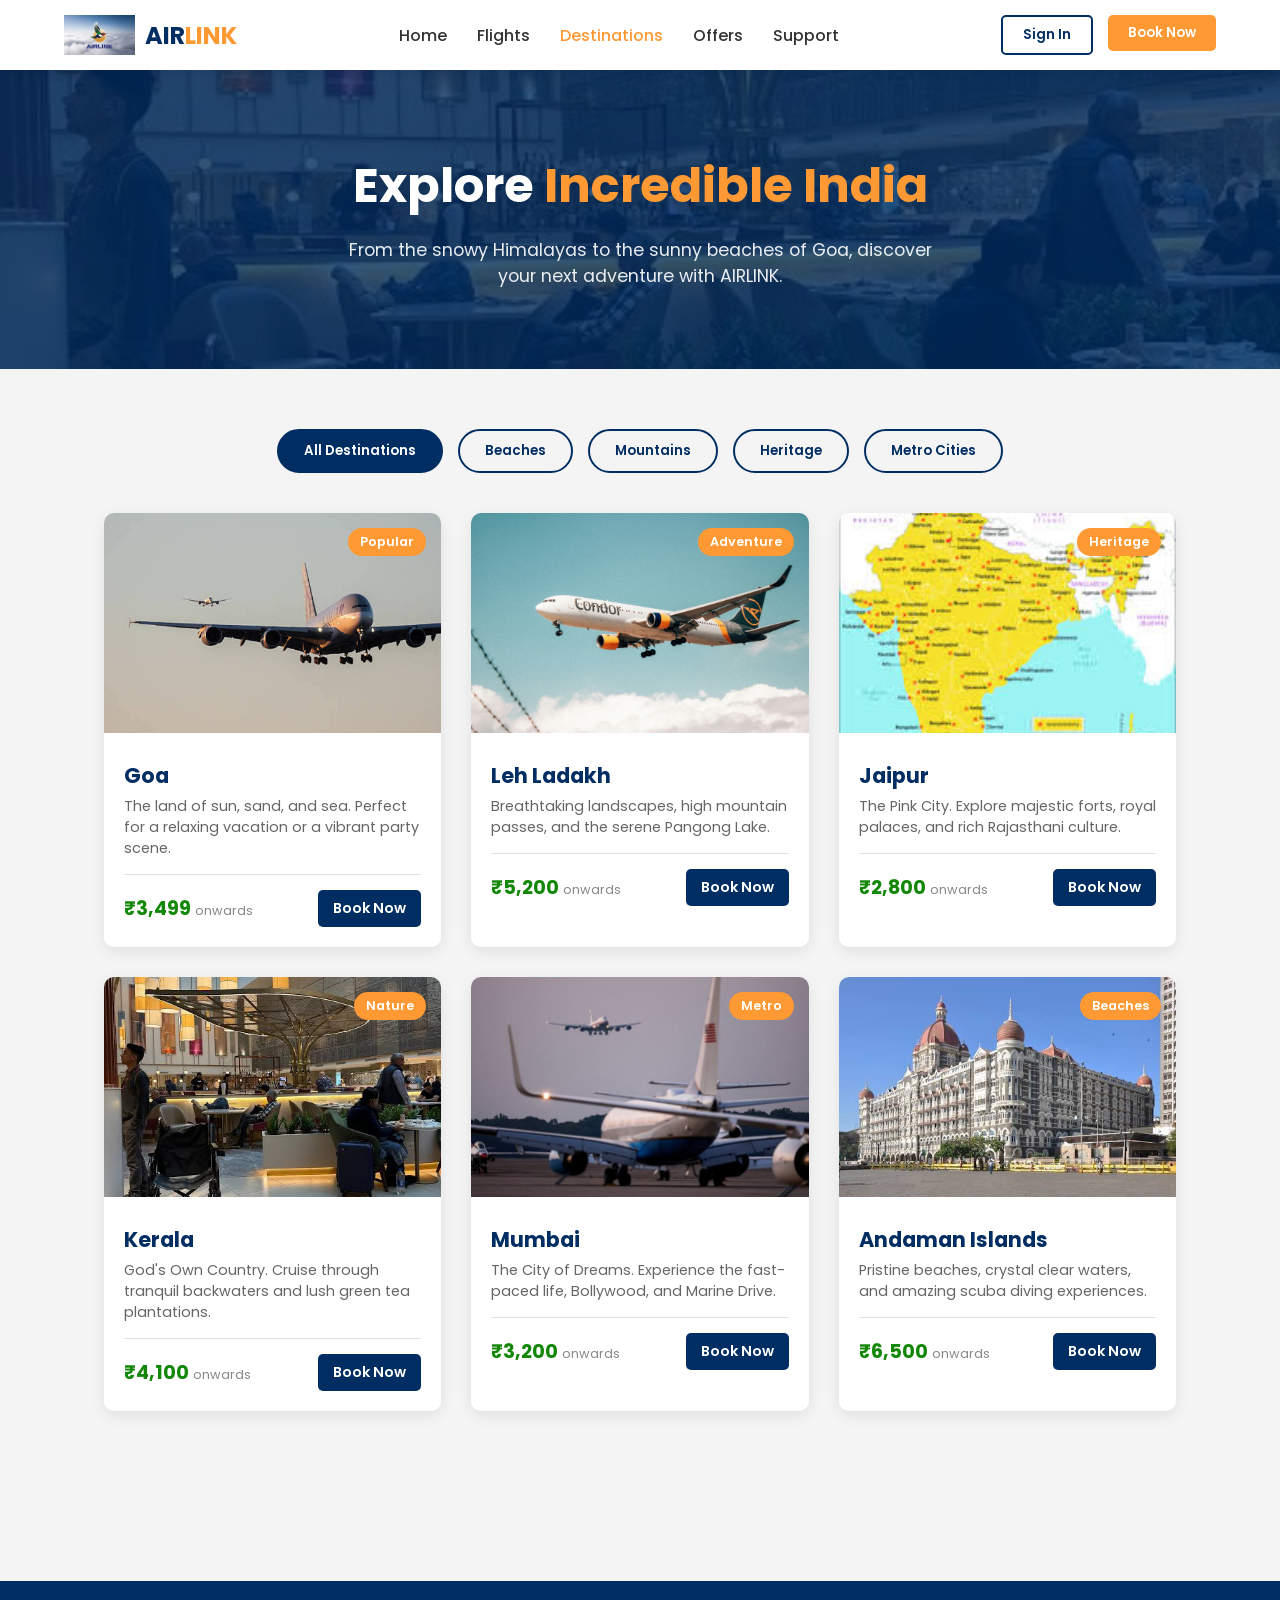
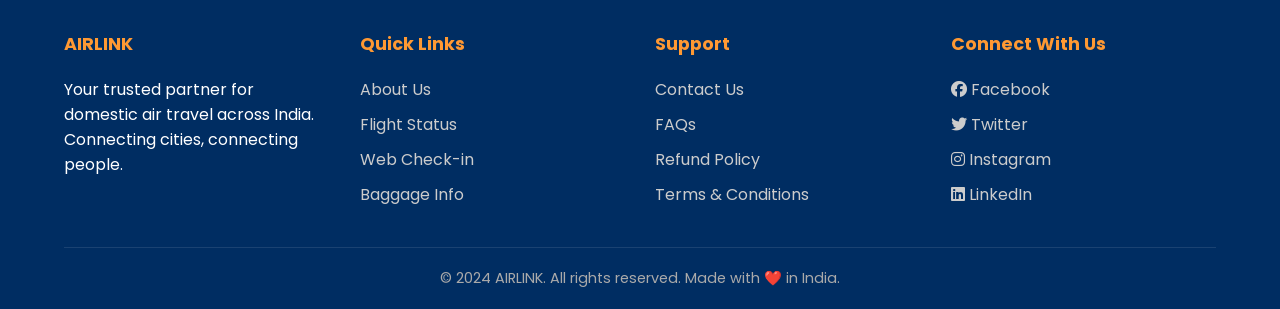
<file: Destinations.html>
<!DOCTYPE html>
<html lang="en">
<head>
    <meta charset="UTF-8">
    <meta name="viewport" content="width=device-width, initial-scale=1.0">
    <title>AIRLINK - Explore Destinations</title>
    <!-- Font Awesome for Icons -->
    <link rel="stylesheet" href="https://cdnjs.cloudflare.com/ajax/libs/font-awesome/6.4.0/css/all.min.css">
    <!-- Google Fonts -->
    <link href="https://fonts.googleapis.com/css2?family=Poppins:wght@300;400;500;600;700&display=swap" rel="stylesheet">
    
    <style>
        /* CSS Variables (Consistent with index.html) */
        :root {
            --primary-blue: #002D62;
            --saffron: #FF9933;
            --green: #138808;
            --white: #ffffff;
            --light-gray: #f4f4f4;
            --text-dark: #333333;
            --border-color: #e0e0e0;
        }

        * {
            margin: 0;
            padding: 0;
            box-sizing: border-box;
            font-family: 'Poppins', sans-serif;
        }

        body {
            background-color: var(--light-gray);
            color: var(--text-dark);
        }

        /* Navigation Bar */
        header {
            background-color: var(--white);
            box-shadow: 0 2px 10px rgba(0,0,0,0.1);
            position: sticky;
            top: 0;
            z-index: 1000;
        }

        nav {
            display: flex;
            justify-content: space-between;
            align-items: center;
            padding: 15px 5%;
            max-width: 1400px;
            margin: 0 auto;
        }

        .logo {
            display: flex;
            align-items: center;
            font-size: 24px;
            font-weight: 700;
            color: var(--primary-blue);
        }

        .logo img {
            height: 40px;
            margin-right: 10px;
        }

        .logo span {
            color: var(--saffron);
        }

        nav ul {
            display: flex;
            list-style: none;
            gap: 30px;
        }

        nav ul li a {
            text-decoration: none;
            color: var(--text-dark);
            font-weight: 500;
            transition: color 0.3s;
        }

        nav ul li a:hover, nav ul li a.active {
            color: var(--saffron);
        }

        .auth-buttons {
            display: flex;
            gap: 15px;
        }

        .btn-login {
            padding: 8px 20px;
            border: 2px solid var(--primary-blue);
            background: transparent;
            color: var(--primary-blue);
            border-radius: 5px;
            cursor: pointer;
            font-weight: 600;
            transition: all 0.3s;
        }

        .btn-login:hover {
            background: var(--primary-blue);
            color: white;
        }

        .btn-signup {
            padding: 8px 20px;
            border: none;
            background: var(--saffron);
            color: white;
            border-radius: 5px;
            cursor: pointer;
            font-weight: 600;
            transition: background 0.3s;
        }

        .btn-signup:hover {
            background: #e68a2e;
        }

        /* Page Header Banner */
        .page-header {
            background: linear-gradient(rgba(0, 45, 98, 0.8), rgba(0, 45, 98, 0.8)), url('images/airport-lounge.jpg') no-repeat center center/cover;
            padding: 80px 5%;
            text-align: center;
            color: white;
        }

        .page-header h1 {
            font-size: 3rem;
            margin-bottom: 15px;
        }

        .page-header h1 span {
            color: var(--saffron);
        }

        .page-header p {
            font-size: 1.1rem;
            max-width: 600px;
            margin: 0 auto;
            opacity: 0.9;
        }

        /* Main Content Container */
        .container {
            max-width: 1200px;
            margin: 0 auto;
            padding: 60px 5%;
        }

        /* Section Titles */
        .section-title {
            font-size: 2rem;
            color: var(--primary-blue);
            margin-bottom: 30px;
            text-align: center;
        }

        .section-title::after {
            content: '';
            display: block;
            width: 60px;
            height: 4px;
            background: var(--saffron);
            margin: 10px auto 0;
            border-radius: 2px;
        }

        /* Destinations Grid */
        .destinations-grid {
            display: grid;
            grid-template-columns: repeat(auto-fit, minmax(300px, 1fr));
            gap: 30px;
            margin-bottom: 60px;
        }

        .destination-card {
            background: white;
            border-radius: 10px;
            overflow: hidden;
            box-shadow: 0 5px 15px rgba(0,0,0,0.08);
            transition: transform 0.3s, box-shadow 0.3s;
            cursor: pointer;
            position: relative;
        }

        .destination-card:hover {
            transform: translateY(-5px);
            box-shadow: 0 10px 25px rgba(0,0,0,0.15);
        }

        .destination-card img {
            width: 100%;
            height: 220px;
            object-fit: cover;
            transition: transform 0.5s;
        }

        .destination-card:hover img {
            transform: scale(1.05);
        }

        .card-badge {
            position: absolute;
            top: 15px;
            right: 15px;
            background: var(--saffron);
            color: white;
            padding: 5px 12px;
            border-radius: 20px;
            font-size: 0.8rem;
            font-weight: 600;
        }

        .destination-info {
            padding: 20px;
            position: relative;
            background: white;
            z-index: 2;
        }

        .destination-info h3 {
            font-size: 1.3rem;
            color: var(--primary-blue);
            margin-bottom: 5px;
        }

        .destination-info p {
            color: #666;
            font-size: 0.9rem;
            margin-bottom: 15px;
        }

        .destination-footer {
            display: flex;
            justify-content: space-between;
            align-items: center;
            border-top: 1px solid var(--border-color);
            padding-top: 15px;
        }

        .price {
            font-size: 1.2rem;
            font-weight: 700;
            color: var(--green);
        }

        .price span {
            font-size: 0.8rem;
            color: #888;
            font-weight: 400;
        }

        .btn-explore {
            padding: 8px 15px;
            background: var(--primary-blue);
            color: white;
            border: none;
            border-radius: 5px;
            font-size: 0.9rem;
            font-weight: 600;
            text-decoration: none;
            transition: background 0.3s;
        }

        .btn-explore:hover {
            background: var(--saffron);
        }

        /* Filter Tabs */
        .filter-tabs {
            display: flex;
            justify-content: center;
            gap: 15px;
            margin-bottom: 40px;
            flex-wrap: wrap;
        }

        .filter-tabs button {
            padding: 10px 25px;
            border: 2px solid var(--primary-blue);
            background: transparent;
            color: var(--primary-blue);
            border-radius: 30px;
            font-weight: 600;
            cursor: pointer;
            transition: all 0.3s;
        }

        .filter-tabs button.active, .filter-tabs button:hover {
            background: var(--primary-blue);
            color: white;
        }

        /* Footer */
        footer {
            background: var(--primary-blue);
            color: white;
            padding: 50px 5% 20px;
            margin-top: 50px;
        }

        .footer-content {
            display: grid;
            grid-template-columns: repeat(auto-fit, minmax(200px, 1fr));
            gap: 30px;
            max-width: 1400px;
            margin: 0 auto;
            border-bottom: 1px solid rgba(255,255,255,0.1);
            padding-bottom: 30px;
        }

        .footer-col h4 {
            font-size: 1.1rem;
            margin-bottom: 20px;
            color: var(--saffron);
        }

        .footer-col ul {
            list-style: none;
        }

        .footer-col ul li {
            margin-bottom: 10px;
        }

        .footer-col ul li a {
            color: #ccc;
            text-decoration: none;
            transition: color 0.3s;
        }

        .footer-col ul li a:hover {
            color: white;
        }

        .footer-bottom {
            text-align: center;
            padding-top: 20px;
            color: #aaa;
            font-size: 0.9rem;
        }

        /* Responsive */
        @media (max-width: 768px) {
            nav ul {
                display: none;
            }
            .page-header h1 {
                font-size: 2.2rem;
            }
            .filter-tabs {
                gap: 10px;
            }
            .filter-tabs button {
                padding: 8px 15px;
                font-size: 0.9rem;
            }
        }
    </style>
</head>
<body>

    <!-- Header / Navbar -->
    <header>
        <nav>
            <div class="logo">
                <img src="images/logo.png" alt="AIRLINK Logo">
                AIR<span>LINK</span>
            </div>
            <ul>
                <li><a href="index.html">Home</a></li>
                <li><a href="flights.html">Flights</a></li>
                <li><a href="Destinations.html" class="active">Destinations</a></li>
                <li><a href="Offers.html">Offers</a></li>
                <li><a href="Support.html">Support</a></li>
            </ul>
            <div class="auth-buttons">
                <a href="Sign In.html"><button class="btn-login">Sign In</button></a>
                <a href="booking.htmll"><button class="btn-signup">Book Now</button></a>
            </div>
        </nav>
    </header>

    <!-- Page Header Banner -->
    <section class="page-header">
        <h1>Explore <span>Incredible India</span></h1>
        <p>From the snowy Himalayas to the sunny beaches of Goa, discover your next adventure with AIRLINK.</p>
    </section>

    <!-- Main Content -->
    <div class="container">
        
        <!-- Filter Tabs -->
        <div class="filter-tabs">
            <button class="active" onclick="filterDestinations('all', this)">All Destinations</button>
            <button onclick="filterDestinations('beaches', this)">Beaches</button>
            <button onclick="filterDestinations('mountains', this)">Mountains</button>
            <button onclick="filterDestinations('heritage', this)">Heritage</button>
            <button onclick="filterDestinations('metro', this)">Metro Cities</button>
        </div>

        <!-- Destinations Grid -->
        <div class="destinations-grid" id="destinationsGrid">
            
            <!-- Destination 1: Goa -->
            <div class="destination-card" data-category="beaches">
                <img src="images/plane-2.jpg" alt="Goa Beaches">
                <div class="card-badge">Popular</div>
                <div class="destination-info">
                    <h3>Goa</h3>
                    <p>The land of sun, sand, and sea. Perfect for a relaxing vacation or a vibrant party scene.</p>
                    <div class="destination-footer">
                        <div class="price">₹3,499 <span>onwards</span></div>
                        <a href="flights.html" class="btn-explore">Book Now</a>
                    </div>
                </div>
            </div>

            <!-- Destination 2: Leh Ladakh -->
            <div class="destination-card" data-category="mountains">
                <img src="images/hero-book.png" alt="Leh Ladakh Mountains">
                <div class="card-badge">Adventure</div>
                <div class="destination-info">
                    <h3>Leh Ladakh</h3>
                    <p>Breathtaking landscapes, high mountain passes, and the serene Pangong Lake.</p>
                    <div class="destination-footer">
                        <div class="price">₹5,200 <span>onwards</span></div>
                        <a href="flights.html" class="btn-explore">Book Now</a>
                    </div>
                </div>
            </div>

            <!-- Destination 3: Jaipur -->
            <div class="destination-card" data-category="heritage">
                <img src="images/airport-info.jpg" alt="Jaipur Heritage">
                <div class="card-badge">Heritage</div>
                <div class="destination-info">
                    <h3>Jaipur</h3>
                    <p>The Pink City. Explore majestic forts, royal palaces, and rich Rajasthani culture.</p>
                    <div class="destination-footer">
                        <div class="price">₹2,800 <span>onwards</span></div>
                        <a href="flights.html" class="btn-explore">Book Now</a>
                    </div>
                </div>
            </div>

            <!-- Destination 4: Kerala -->
            <div class="destination-card" data-category="mountains">
                <img src="images/airport-lounge.jpg" alt="Kerala Backwaters">
                <div class="card-badge">Nature</div>
                <div class="destination-info">
                    <h3>Kerala</h3>
                    <p>God's Own Country. Cruise through tranquil backwaters and lush green tea plantations.</p>
                    <div class="destination-footer">
                        <div class="price">₹4,100 <span>onwards</span></div>
                        <a href="flights.html" class="btn-explore">Book Now</a>
                    </div>
                </div>
            </div>

            <!-- Destination 5: Mumbai -->
            <div class="destination-card" data-category="metro">
                <img src="images/plane-1.jpg" alt="Mumbai City">
                <div class="card-badge">Metro</div>
                <div class="destination-info">
                    <h3>Mumbai</h3>
                    <p>The City of Dreams. Experience the fast-paced life, Bollywood, and Marine Drive.</p>
                    <div class="destination-footer">
                        <div class="price">₹3,200 <span>onwards</span></div>
                        <a href="flights.html" class="btn-explore">Book Now</a>
                    </div>
                </div>
            </div>

            <!-- Destination 6: Andaman -->
            <div class="destination-card" data-category="beaches">
                <img src="images/nearby-hotels.jpg" alt="Andaman Islands">
                <div class="card-badge">Beaches</div>
                <div class="destination-info">
                    <h3>Andaman Islands</h3>
                    <p>Pristine beaches, crystal clear waters, and amazing scuba diving experiences.</p>
                    <div class="destination-footer">
                        <div class="price">₹6,500 <span>onwards</span></div>
                        <a href="flights.html" class="btn-explore">Book Now</a>
                    </div>
                </div>
            </div>

        </div>

    </div>

    <!-- Footer -->
    <footer>
        <div class="footer-content">
            <div class="footer-col">
                <h4>AIRLINK</h4>
                <p>Your trusted partner for domestic air travel across India. Connecting cities, connecting people.</p>
            </div>
            <div class="footer-col">
                <h4>Quick Links</h4>
                <ul>
                    <li><a href="about.html">About Us</a></li>
                    <li><a href="flights.html">Flight Status</a></li>
                    <li><a href="check-in.jpg">Web Check-in</a></li>
                    <li><a href="baggage-info.jpg">Baggage Info</a></li>
                </ul>
            </div>
            <div class="footer-col">
                <h4>Support</h4>
                <ul>
                    <li><a href="Support.html">Contact Us</a></li>
                    <li><a href="Support.html">FAQs</a></li>
                    <li><a href="Support.html">Refund Policy</a></li>
                    <li><a href="Support.html">Terms & Conditions</a></li>
                </ul>
            </div>
            <div class="footer-col">
                <h4>Connect With Us</h4>
                <ul>
                    <li><a href="#"><i class="fab fa-facebook"></i> Facebook</a></li>
                    <li><a href="#"><i class="fab fa-twitter"></i> Twitter</a></li>
                    <li><a href="#"><i class="fab fa-instagram"></i> Instagram</a></li>
                    <li><a href="#"><i class="fab fa-linkedin"></i> LinkedIn</a></li>
                </ul>
            </div>
        </div>
        <div class="footer-bottom">
            <p>&copy; 2024 AIRLINK. All rights reserved. Made with ❤️ in India.</p>
        </div>
    </footer>

    <!-- JavaScript for Filtering -->
    <script>
        function filterDestinations(category, buttonElement) {
            // 1. Update active button styling
            const buttons = document.querySelectorAll('.filter-tabs button');
            buttons.forEach(btn => btn.classList.remove('active'));
            buttonElement.classList.add('active');

            // 2. Filter the destination cards
            const cards = document.querySelectorAll('.destination-card');
            
            cards.forEach(card => {
                if (category === 'all' || card.getAttribute('data-category') === category) {
                    card.style.display = 'block';
                } else {
                    card.style.display = 'none';
                }
            });
        }
    </script>

</body>
</html>
</file>
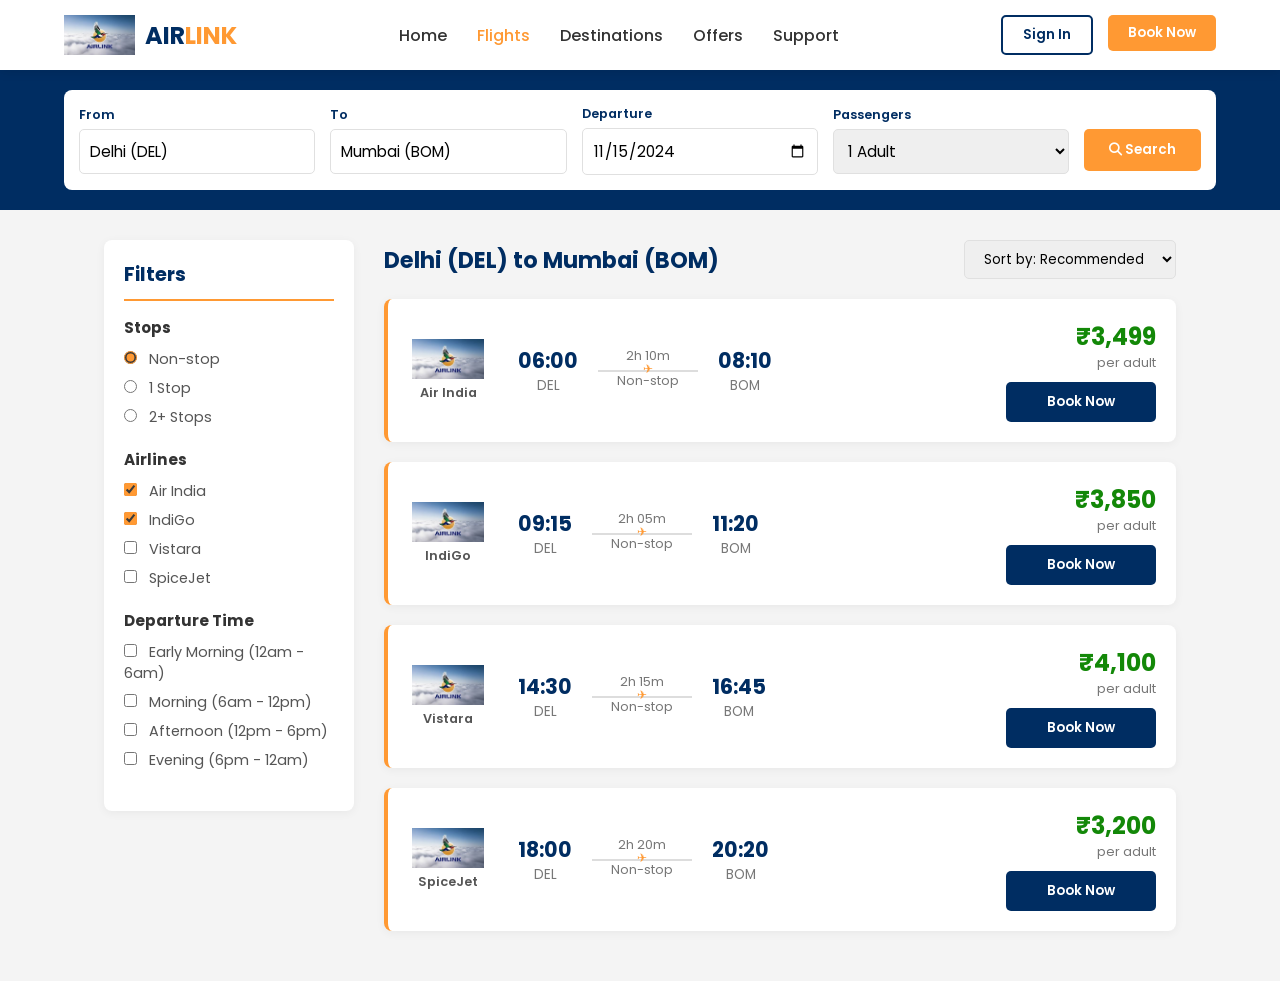
<file: flights.html>
<!DOCTYPE html>
<html lang="en">
<head>
    <meta charset="UTF-8">
    <meta name="viewport" content="width=device-width, initial-scale=1.0">
    <title>AIRLINK - Search Flights</title>
    <!-- Font Awesome for Icons -->
    <link rel="stylesheet" href="https://cdnjs.cloudflare.com/ajax/libs/font-awesome/6.4.0/css/all.min.css">
    <!-- Google Fonts -->
    <link href="https://fonts.googleapis.com/css2?family=Poppins:wght@300;400;500;600;700&display=swap" rel="stylesheet">
    
    <style>
        /* CSS Variables (Consistent with index.html) */
        :root {
            --primary-blue: #002D62;
            --saffron: #FF9933;
            --green: #138808;
            --white: #ffffff;
            --light-gray: #f4f4f4;
            --text-dark: #333333;
            --border-color: #e0e0e0;
        }

        * {
            margin: 0;
            padding: 0;
            box-sizing: border-box;
            font-family: 'Poppins', sans-serif;
        }

        body {
            background-color: var(--light-gray);
            color: var(--text-dark);
        }

        /* Navigation Bar */
        header {
            background-color: var(--white);
            box-shadow: 0 2px 10px rgba(0,0,0,0.1);
            position: sticky;
            top: 0;
            z-index: 1000;
        }

        nav {
            display: flex;
            justify-content: space-between;
            align-items: center;
            padding: 15px 5%;
            max-width: 1400px;
            margin: 0 auto;
        }

        .logo {
            display: flex;
            align-items: center;
            font-size: 24px;
            font-weight: 700;
            color: var(--primary-blue);
        }

        .logo img {
            height: 40px;
            margin-right: 10px;
        }

        .logo span {
            color: var(--saffron);
        }

        nav ul {
            display: flex;
            list-style: none;
            gap: 30px;
        }

        nav ul li a {
            text-decoration: none;
            color: var(--text-dark);
            font-weight: 500;
            transition: color 0.3s;
        }

        nav ul li a:hover, nav ul li a.active {
            color: var(--saffron);
        }

        .auth-buttons {
            display: flex;
            gap: 15px;
        }

        .btn-login {
            padding: 8px 20px;
            border: 2px solid var(--primary-blue);
            background: transparent;
            color: var(--primary-blue);
            border-radius: 5px;
            cursor: pointer;
            font-weight: 600;
            transition: all 0.3s;
        }

        .btn-login:hover {
            background: var(--primary-blue);
            color: white;
        }

        .btn-signup {
            padding: 8px 20px;
            border: none;
            background: var(--saffron);
            color: white;
            border-radius: 5px;
            cursor: pointer;
            font-weight: 600;
            transition: background 0.3s;
        }

        .btn-signup:hover {
            background: #e68a2e;
        }

        /* Top Search Bar (Compact) */
        .search-bar-container {
            background: var(--primary-blue);
            padding: 20px 5%;
        }

        .search-bar {
            max-width: 1200px;
            margin: 0 auto;
            display: flex;
            flex-wrap: wrap;
            gap: 15px;
            align-items: center;
            background: white;
            padding: 15px;
            border-radius: 8px;
        }

        .search-bar .input-group {
            flex: 1;
            min-width: 150px;
            display: flex;
            flex-direction: column;
        }

        .search-bar label {
            font-size: 0.8rem;
            font-weight: 600;
            color: var(--primary-blue);
            margin-bottom: 5px;
        }

        .search-bar input, .search-bar select {
            padding: 10px;
            border: 1px solid var(--border-color);
            border-radius: 5px;
            font-size: 0.95rem;
            outline: none;
        }

        .search-bar input:focus, .search-bar select:focus {
            border-color: var(--saffron);
        }

        .btn-search-small {
            padding: 10px 25px;
            background: var(--saffron);
            color: white;
            border: none;
            border-radius: 5px;
            font-weight: 600;
            cursor: pointer;
            height: 42px;
            margin-top: 20px;
        }

        .btn-search-small:hover {
            background: #e68a2e;
        }

        /* Main Layout */
        .main-container {
            max-width: 1200px;
            margin: 30px auto;
            padding: 0 5%;
            display: grid;
            grid-template-columns: 250px 1fr;
            gap: 30px;
        }

        /* Filters Sidebar */
        .filters {
            background: white;
            padding: 20px;
            border-radius: 8px;
            box-shadow: 0 2px 10px rgba(0,0,0,0.05);
            height: fit-content;
        }

        .filters h3 {
            font-size: 1.2rem;
            color: var(--primary-blue);
            margin-bottom: 15px;
            border-bottom: 2px solid var(--saffron);
            padding-bottom: 10px;
        }

        .filter-group {
            margin-bottom: 20px;
        }

        .filter-group h4 {
            font-size: 0.95rem;
            margin-bottom: 10px;
            color: var(--text-dark);
        }

        .filter-group label {
            display: block;
            margin-bottom: 8px;
            font-size: 0.9rem;
            color: #555;
            cursor: pointer;
        }

        .filter-group input[type="checkbox"], 
        .filter-group input[type="radio"] {
            margin-right: 8px;
            accent-color: var(--saffron);
        }

        /* Flight Results */
        .results-header {
            display: flex;
            justify-content: space-between;
            align-items: center;
            margin-bottom: 20px;
        }

        .results-header h2 {
            font-size: 1.4rem;
            color: var(--primary-blue);
        }

        .results-header select {
            padding: 8px 15px;
            border: 1px solid var(--border-color);
            border-radius: 5px;
            outline: none;
        }

        .flight-card {
            background: white;
            border-radius: 8px;
            padding: 20px;
            margin-bottom: 20px;
            box-shadow: 0 2px 10px rgba(0,0,0,0.05);
            display: flex;
            justify-content: space-between;
            align-items: center;
            transition: transform 0.2s, box-shadow 0.2s;
            border-left: 4px solid var(--saffron);
        }

        .flight-card:hover {
            transform: translateY(-2px);
            box-shadow: 0 5px 15px rgba(0,0,0,0.1);
        }

        .flight-info {
            display: flex;
            align-items: center;
            gap: 30px;
            flex: 1;
        }

        .airline-logo {
            display: flex;
            flex-direction: column;
            align-items: center;
            width: 80px;
        }

        .airline-logo img {
            height: 40px;
            margin-bottom: 5px;
        }

        .airline-logo span {
            font-size: 0.8rem;
            font-weight: 600;
            color: #555;
        }

        .flight-timing {
            display: flex;
            align-items: center;
            gap: 20px;
            flex: 1;
        }

        .time-block {
            text-align: center;
        }

        .time-block h3 {
            font-size: 1.3rem;
            color: var(--primary-blue);
        }

        .time-block p {
            font-size: 0.85rem;
            color: #777;
        }

        .duration {
            text-align: center;
            display: flex;
            flex-direction: column;
            align-items: center;
            min-width: 100px;
        }

        .duration span {
            font-size: 0.8rem;
            color: #777;
            margin-bottom: 5px;
        }

        .duration .line {
            width: 100%;
            height: 2px;
            background: #ddd;
            position: relative;
        }

        .duration .line::before {
            content: '✈';
            position: absolute;
            top: -10px;
            left: 50%;
            transform: translateX(-50%);
            color: var(--saffron);
            font-size: 12px;
        }

        .flight-price {
            text-align: right;
            min-width: 150px;
        }

        .flight-price h3 {
            font-size: 1.5rem;
            color: var(--green);
        }

        .flight-price p {
            font-size: 0.8rem;
            color: #777;
            margin-bottom: 10px;
        }

        .btn-book {
            padding: 10px 25px;
            background: var(--primary-blue);
            color: white;
            border: none;
            border-radius: 5px;
            font-weight: 600;
            cursor: pointer;
            transition: background 0.3s;
            width: 100%;
        }

        .btn-book:hover {
            background: #001f45;
        }

        /* Responsive */
        @media (max-width: 900px) {
            .main-container {
                grid-template-columns: 1fr;
            }
            .flight-card {
                flex-direction: column;
                gap: 20px;
                align-items: flex-start;
            }
            .flight-info {
                flex-direction: column;
                align-items: flex-start;
                width: 100%;
            }
            .flight-timing {
                width: 100%;
                justify-content: space-between;
            }
            .flight-price {
                width: 100%;
                text-align: left;
                display: flex;
                justify-content: space-between;
                align-items: center;
            }
            .btn-book {
                width: auto;
            }
        }
    </style>
</head>
<body>

    <!-- Header / Navbar -->
    <header>
        <nav>
            <div class="logo">
                <img src="images/logo.png" alt="AIRLINK Logo">
                AIR<span>LINK</span>
            </div>
            <ul>
                <li><a href="index.html">Home</a></li>
                <li><a href="flights.html" class="active">Flights</a></li>
                <li><a href="Destinations.html">Destinations</a></li>
                <li><a href="Offers.html">Offers</a></li>
                <li><a href="Support.html">Support</a></li>
            </ul>
            <div class="auth-buttons">
                <a href="Sign In.html"><button class="btn-login">Sign In</button></a>
                <a href="booking.htmll"><button class="btn-signup">Book Now</button></a>
            </div>
        </nav>
    </header>

    <!-- Compact Search Bar -->
    <div class="search-bar-container">
        <div class="search-bar">
            <div class="input-group">
                <label>From</label>
                <input type="text" value="Delhi (DEL)">
            </div>
            <div class="input-group">
                <label>To</label>
                <input type="text" value="Mumbai (BOM)">
            </div>
            <div class="input-group">
                <label>Departure</label>
                <input type="date" value="2024-11-15">
            </div>
            <div class="input-group">
                <label>Passengers</label>
                <select>
                    <option>1 Adult</option>
                    <option>2 Adults</option>
                    <option>3 Adults</option>
                </select>
            </div>
            <button class="btn-search-small"><i class="fas fa-search"></i> Search</button>
        </div>
    </div>

    <!-- Main Content -->
    <div class="main-container">
        
        <!-- Filters Sidebar -->
        <aside class="filters">
            <h3>Filters</h3>
            
            <div class="filter-group">
                <h4>Stops</h4>
                <label><input type="radio" name="stops" checked> Non-stop</label>
                <label><input type="radio" name="stops"> 1 Stop</label>
                <label><input type="radio" name="stops"> 2+ Stops</label>
            </div>

            <div class="filter-group">
                <h4>Airlines</h4>
                <label><input type="checkbox" checked> Air India</label>
                <label><input type="checkbox" checked> IndiGo</label>
                <label><input type="checkbox"> Vistara</label>
                <label><input type="checkbox"> SpiceJet</label>
            </div>

            <div class="filter-group">
                <h4>Departure Time</h4>
                <label><input type="checkbox"> Early Morning (12am - 6am)</label>
                <label><input type="checkbox"> Morning (6am - 12pm)</label>
                <label><input type="checkbox"> Afternoon (12pm - 6pm)</label>
                <label><input type="checkbox"> Evening (6pm - 12am)</label>
            </div>
        </aside>

        <!-- Flight Results -->
        <main class="results">
            <div class="results-header">
                <h2>Delhi (DEL) to Mumbai (BOM)</h2>
                <select>
                    <option>Sort by: Recommended</option>
                    <option>Sort by: Cheapest</option>
                    <option>Sort by: Fastest</option>
                </select>
            </div>

            <!-- Flight Card 1 -->
            <div class="flight-card">
                <div class="flight-info">
                    <div class="airline-logo">
                        <img src="images/logo.png" alt="Air India">
                        <span>Air India</span>
                    </div>
                    <div class="flight-timing">
                        <div class="time-block">
                            <h3>06:00</h3>
                            <p>DEL</p>
                        </div>
                        <div class="duration">
                            <span>2h 10m</span>
                            <div class="line"></div>
                            <span>Non-stop</span>
                        </div>
                        <div class="time-block">
                            <h3>08:10</h3>
                            <p>BOM</p>
                        </div>
                    </div>
                </div>
                <div class="flight-price">
                    <h3>₹3,499</h3>
                    <p>per adult</p>
                    <a href="booking.html"><button class="btn-book">Book Now</button></a>
                </div>
            </div>

            <!-- Flight Card 2 -->
            <div class="flight-card">
                <div class="flight-info">
                    <div class="airline-logo">
                        <img src="images/logo.png" alt="IndiGo">
                        <span>IndiGo</span>
                    </div>
                    <div class="flight-timing">
                        <div class="time-block">
                            <h3>09:15</h3>
                            <p>DEL</p>
                        </div>
                        <div class="duration">
                            <span>2h 05m</span>
                            <div class="line"></div>
                            <span>Non-stop</span>
                        </div>
                        <div class="time-block">
                            <h3>11:20</h3>
                            <p>BOM</p>
                        </div>
                    </div>
                </div>
                <div class="flight-price">
                    <h3>₹3,850</h3>
                    <p>per adult</p>
                    <a href="booking.html"><button class="btn-book">Book Now</button></a>
                </div>
            </div>

            <!-- Flight Card 3 -->
            <div class="flight-card">
                <div class="flight-info">
                    <div class="airline-logo">
                        <img src="images/logo.png" alt="Vistara">
                        <span>Vistara</span>
                    </div>
                    <div class="flight-timing">
                        <div class="time-block">
                            <h3>14:30</h3>
                            <p>DEL</p>
                        </div>
                        <div class="duration">
                            <span>2h 15m</span>
                            <div class="line"></div>
                            <span>Non-stop</span>
                        </div>
                        <div class="time-block">
                            <h3>16:45</h3>
                            <p>BOM</p>
                        </div>
                    </div>
                </div>
                <div class="flight-price">
                    <h3>₹4,100</h3>
                    <p>per adult</p>
                    <a href="booking.html"><button class="btn-book">Book Now</button></a>
                </div>
            </div>

            <!-- Flight Card 4 -->
            <div class="flight-card">
                <div class="flight-info">
                    <div class="airline-logo">
                        <img src="images/logo.png" alt="SpiceJet">
                        <span>SpiceJet</span>
                    </div>
                    <div class="flight-timing">
                        <div class="time-block">
                            <h3>18:00</h3>
                            <p>DEL</p>
                        </div>
                        <div class="duration">
                            <span>2h 20m</span>
                            <div class="line"></div>
                            <span>Non-stop</span>
                        </div>
                        <div class="time-block">
                            <h3>20:20</h3>
                            <p>BOM</p>
                        </div>
                    </div>
                </div>
                <div class="flight-price">
                    <h3>₹3,200</h3>
                    <p>per adult</p>
                    <a href="booking.html"><button class="btn-book">Book Now</button></a>
                </div>
            </div>

        </main>
    </div>

</body>
</html>
</file>
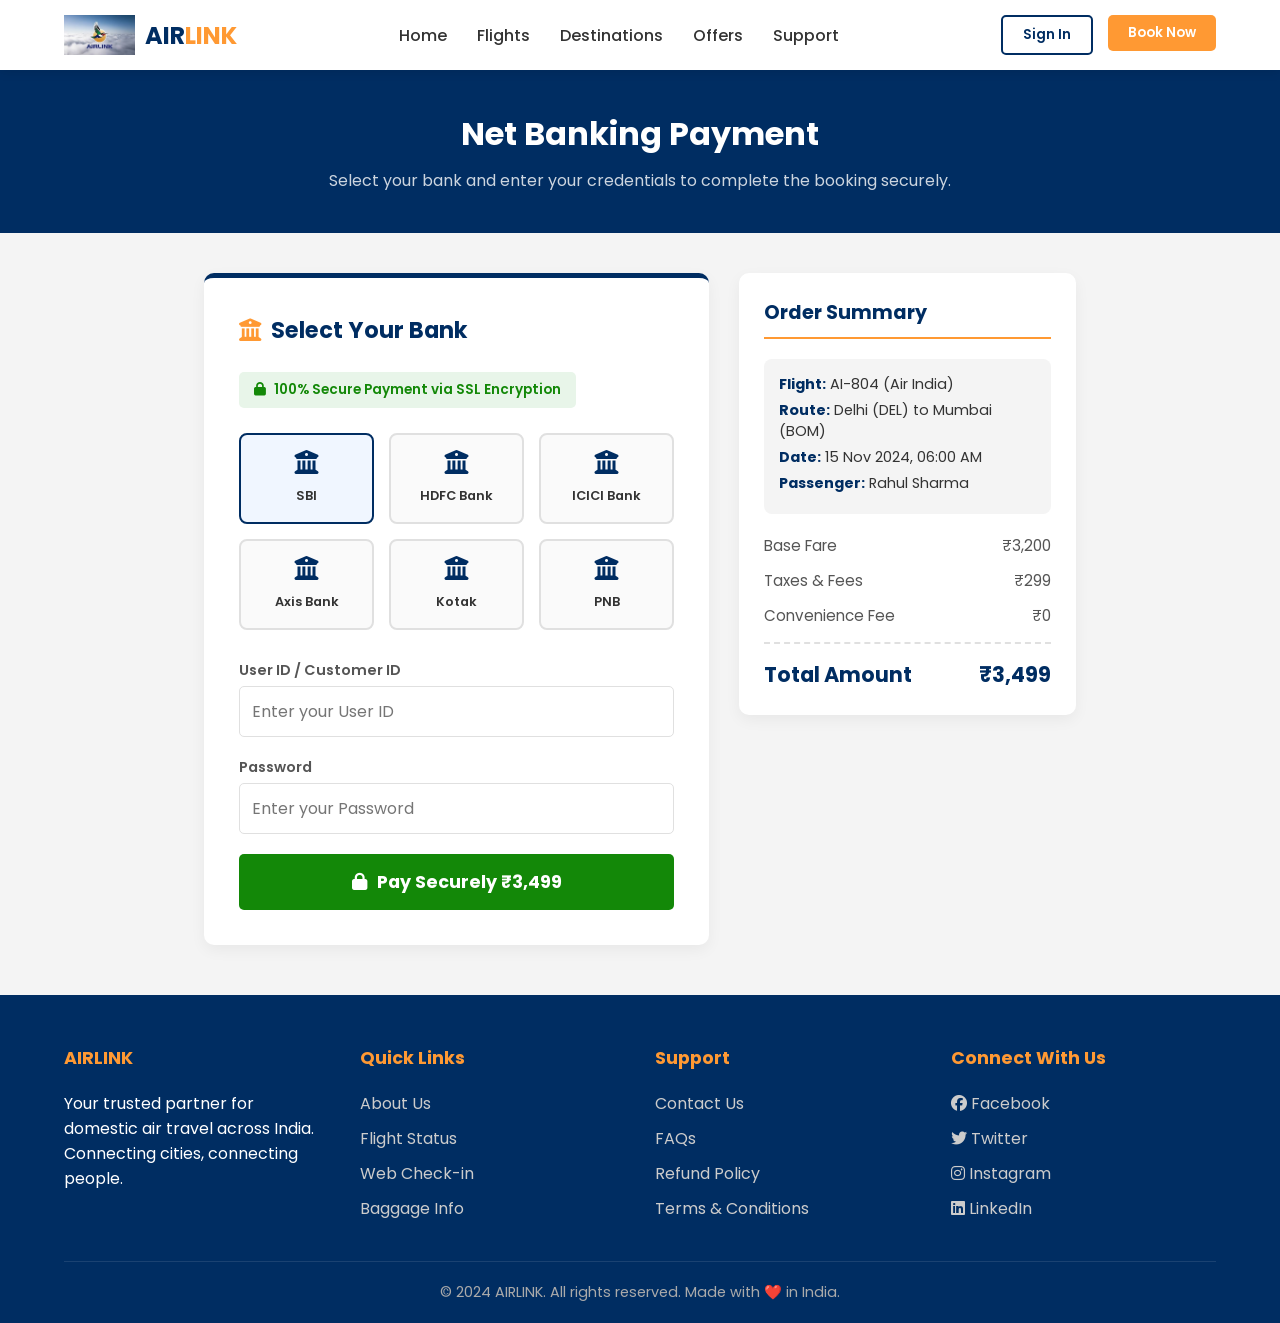
<file: netbanking.html>
<!DOCTYPE html>
<html lang="en">
<head>
    <meta charset="UTF-8">
    <meta name="viewport" content="width=device-width, initial-scale=1.0">
    <title>AIRLINK - Net Banking Payment</title>
    <!-- Font Awesome for Icons -->
    <link rel="stylesheet" href="https://cdnjs.cloudflare.com/ajax/libs/font-awesome/6.4.0/css/all.min.css">
    <!-- Google Fonts -->
    <link href="https://fonts.googleapis.com/css2?family=Poppins:wght@300;400;500;600;700&display=swap" rel="stylesheet">
    
    <style>
        /* CSS Variables (Consistent with index.html) */
        :root {
            --primary-blue: #002D62;
            --saffron: #FF9933;
            --green: #138808;
            --white: #ffffff;
            --light-gray: #f4f4f4;
            --text-dark: #333333;
            --border-color: #e0e0e0;
        }

        * {
            margin: 0;
            padding: 0;
            box-sizing: border-box;
            font-family: 'Poppins', sans-serif;
        }

        body {
            background-color: var(--light-gray);
            color: var(--text-dark);
        }

        /* Navigation Bar */
        header {
            background-color: var(--white);
            box-shadow: 0 2px 10px rgba(0,0,0,0.1);
            position: sticky;
            top: 0;
            z-index: 1000;
        }

        nav {
            display: flex;
            justify-content: space-between;
            align-items: center;
            padding: 15px 5%;
            max-width: 1400px;
            margin: 0 auto;
        }

        .logo {
            display: flex;
            align-items: center;
            font-size: 24px;
            font-weight: 700;
            color: var(--primary-blue);
        }

        .logo img {
            height: 40px;
            margin-right: 10px;
        }

        .logo span {
            color: var(--saffron);
        }

        nav ul {
            display: flex;
            list-style: none;
            gap: 30px;
        }

        nav ul li a {
            text-decoration: none;
            color: var(--text-dark);
            font-weight: 500;
            transition: color 0.3s;
        }

        nav ul li a:hover {
            color: var(--saffron);
        }

        .auth-buttons {
            display: flex;
            gap: 15px;
        }

        .btn-login {
            padding: 8px 20px;
            border: 2px solid var(--primary-blue);
            background: transparent;
            color: var(--primary-blue);
            border-radius: 5px;
            cursor: pointer;
            font-weight: 600;
            transition: all 0.3s;
        }

        .btn-login:hover {
            background: var(--primary-blue);
            color: white;
        }

        .btn-signup {
            padding: 8px 20px;
            border: none;
            background: var(--saffron);
            color: white;
            border-radius: 5px;
            cursor: pointer;
            font-weight: 600;
            transition: background 0.3s;
        }

        .btn-signup:hover {
            background: #e68a2e;
        }

        /* Page Header */
        .page-header {
            background: var(--primary-blue);
            padding: 40px 5%;
            text-align: center;
            color: white;
        }

        .page-header h1 {
            font-size: 2rem;
            margin-bottom: 10px;
        }

        .page-header p {
            font-size: 1rem;
            opacity: 0.8;
        }

        /* Main Content Layout */
        .main-container {
            max-width: 1000px;
            margin: 40px auto;
            padding: 0 5%;
            display: grid;
            grid-template-columns: 1.5fr 1fr;
            gap: 30px;
        }

        /* Payment Form Card */
        .payment-card {
            background: white;
            padding: 35px;
            border-radius: 10px;
            box-shadow: 0 5px 15px rgba(0,0,0,0.05);
            border-top: 5px solid var(--primary-blue);
        }

        .payment-card h2 {
            font-size: 1.4rem;
            color: var(--primary-blue);
            margin-bottom: 25px;
            display: flex;
            align-items: center;
            gap: 10px;
        }

        .payment-card h2 i {
            color: var(--saffron);
        }

        .secure-badge {
            display: flex;
            align-items: center;
            gap: 8px;
            background: #e8f5e9;
            color: var(--green);
            padding: 8px 15px;
            border-radius: 5px;
            font-size: 0.85rem;
            font-weight: 600;
            margin-bottom: 25px;
            width: fit-content;
        }

        /* Bank Selection */
        .bank-grid {
            display: grid;
            grid-template-columns: repeat(auto-fit, minmax(100px, 1fr));
            gap: 15px;
            margin-bottom: 30px;
        }

        .bank-option {
            border: 2px solid var(--border-color);
            border-radius: 8px;
            padding: 15px 10px;
            text-align: center;
            cursor: pointer;
            transition: all 0.3s;
            background: #fafafa;
        }

        .bank-option:hover {
            border-color: var(--saffron);
            background: #fff;
        }

        .bank-option.selected {
            border-color: var(--primary-blue);
            background: #f0f6ff;
        }

        .bank-option i {
            font-size: 1.5rem;
            color: var(--primary-blue);
            margin-bottom: 8px;
            display: block;
        }

        .bank-option span {
            font-size: 0.8rem;
            font-weight: 600;
            color: var(--text-dark);
        }

        /* Input Fields */
        .input-group {
            display: flex;
            flex-direction: column;
            margin-bottom: 20px;
        }

        .input-group label {
            font-size: 0.9rem;
            font-weight: 600;
            margin-bottom: 5px;
            color: #555;
        }

        .input-group input {
            padding: 12px;
            border: 1px solid var(--border-color);
            border-radius: 5px;
            font-size: 1rem;
            outline: none;
            transition: border-color 0.3s;
        }

        .input-group input:focus {
            border-color: var(--saffron);
        }

        /* Pay Button */
        .btn-pay {
            width: 100%;
            padding: 15px;
            background: var(--green);
            color: white;
            border: none;
            border-radius: 5px;
            font-size: 1.1rem;
            font-weight: 700;
            cursor: pointer;
            transition: background 0.3s;
            margin-top: 10px;
            display: flex;
            justify-content: center;
            align-items: center;
            gap: 10px;
        }

        .btn-pay:hover {
            background: #0e6606;
        }

        /* Order Summary Sidebar */
        .order-summary {
            background: white;
            padding: 25px;
            border-radius: 10px;
            box-shadow: 0 5px 15px rgba(0,0,0,0.05);
            height: fit-content;
            position: sticky;
            top: 100px;
        }

        .order-summary h3 {
            font-size: 1.2rem;
            color: var(--primary-blue);
            margin-bottom: 20px;
            border-bottom: 2px solid var(--saffron);
            padding-bottom: 10px;
        }

        .summary-item {
            display: flex;
            justify-content: space-between;
            margin-bottom: 12px;
            font-size: 0.95rem;
            color: #555;
        }

        .summary-total {
            display: flex;
            justify-content: space-between;
            font-size: 1.3rem;
            font-weight: 700;
            color: var(--primary-blue);
            border-top: 2px dashed var(--border-color);
            padding-top: 15px;
            margin-top: 15px;
        }

        .summary-flight-info {
            background: var(--light-gray);
            padding: 15px;
            border-radius: 8px;
            margin-bottom: 20px;
            font-size: 0.9rem;
        }

        .summary-flight-info p {
            margin-bottom: 5px;
        }

        .summary-flight-info strong {
            color: var(--primary-blue);
        }

        /* Footer */
        footer {
            background: var(--primary-blue);
            color: white;
            padding: 50px 5% 20px;
            margin-top: 50px;
        }

        .footer-content {
            display: grid;
            grid-template-columns: repeat(auto-fit, minmax(200px, 1fr));
            gap: 30px;
            max-width: 1400px;
            margin: 0 auto;
            border-bottom: 1px solid rgba(255,255,255,0.1);
            padding-bottom: 30px;
        }

        .footer-col h4 {
            font-size: 1.1rem;
            margin-bottom: 20px;
            color: var(--saffron);
        }

        .footer-col ul {
            list-style: none;
        }

        .footer-col ul li {
            margin-bottom: 10px;
        }

        .footer-col ul li a {
            color: #ccc;
            text-decoration: none;
            transition: color 0.3s;
        }

        .footer-col ul li a:hover {
            color: white;
        }

        .footer-bottom {
            text-align: center;
            padding-top: 20px;
            color: #aaa;
            font-size: 0.9rem;
        }

        /* Responsive */
        @media (max-width: 900px) {
            nav ul {
                display: none;
            }
            .main-container {
                grid-template-columns: 1fr;
            }
            .order-summary {
                position: static;
            }
        }
    </style>
</head>
<body>

    <!-- Header / Navbar -->
    <header>
        <nav>
            <div class="logo">
                <img src="images/logo.png" alt="AIRLINK Logo">
                AIR<span>LINK</span>
            </div>
            <ul>
                <li><a href="index.html">Home</a></li>
                <li><a href="flights.html">Flights</a></li>
                <li><a href="Destinations.html">Destinations</a></li>
                <li><a href="Offers.html">Offers</a></li>
                <li><a href="Support.html">Support</a></li>
            </ul>
            <div class="auth-buttons">
                <a href="Sign In.html"><button class="btn-login">Sign In</button></a>
                <a href="booking.html"><button class="btn-signup">Book Now</button></a>
            </div>
        </nav>
    </header>

    <!-- Page Header -->
    <section class="page-header">
        <h1>Net Banking Payment</h1>
        <p>Select your bank and enter your credentials to complete the booking securely.</p>
    </section>

    <!-- Main Content -->
    <div class="main-container">
        
        <!-- Payment Form -->
        <div class="payment-card">
            <h2><i class="fas fa-university"></i> Select Your Bank</h2>
            
            <div class="secure-badge">
                <i class="fas fa-lock"></i> 100% Secure Payment via SSL Encryption
            </div>

            <!-- Bank Selection Grid -->
            <div class="bank-grid">
                <div class="bank-option selected" onclick="selectBank(this)">
                    <i class="fas fa-university"></i>
                    <span>SBI</span>
                </div>
                <div class="bank-option" onclick="selectBank(this)">
                    <i class="fas fa-university"></i>
                    <span>HDFC Bank</span>
                </div>
                <div class="bank-option" onclick="selectBank(this)">
                    <i class="fas fa-university"></i>
                    <span>ICICI Bank</span>
                </div>
                <div class="bank-option" onclick="selectBank(this)">
                    <i class="fas fa-university"></i>
                    <span>Axis Bank</span>
                </div>
                <div class="bank-option" onclick="selectBank(this)">
                    <i class="fas fa-university"></i>
                    <span>Kotak</span>
                </div>
                <div class="bank-option" onclick="selectBank(this)">
                    <i class="fas fa-university"></i>
                    <span>PNB</span>
                </div>
            </div>

            <!-- Login Form -->
            <form action="confirmation.html" method="GET">
                <div class="input-group">
                    <label>User ID / Customer ID</label>
                    <input type="text" placeholder="Enter your User ID" required>
                </div>
                <div class="input-group">
                    <label>Password</label>
                    <input type="password" placeholder="Enter your Password" required>
                </div>
                
                <button type="submit" class="btn-pay">
                    <i class="fas fa-lock"></i> Pay Securely ₹3,499
                </button>
            </form>
        </div>

        <!-- Order Summary Sidebar -->
        <div class="order-summary">
            <h3>Order Summary</h3>
            
            <div class="summary-flight-info">
                <p><strong>Flight:</strong> AI-804 (Air India)</p>
                <p><strong>Route:</strong> Delhi (DEL) to Mumbai (BOM)</p>
                <p><strong>Date:</strong> 15 Nov 2024, 06:00 AM</p>
                <p><strong>Passenger:</strong> Rahul Sharma</p>
            </div>

            <div class="summary-item">
                <span>Base Fare</span>
                <span>₹3,200</span>
            </div>
            <div class="summary-item">
                <span>Taxes & Fees</span>
                <span>₹299</span>
            </div>
            <div class="summary-item">
                <span>Convenience Fee</span>
                <span>₹0</span>
            </div>

            <div class="summary-total">
                <span>Total Amount</span>
                <span>₹3,499</span>
            </div>
        </div>

    </div>

    <!-- Footer -->
    <footer>
        <div class="footer-content">
            <div class="footer-col">
                <h4>AIRLINK</h4>
                <p>Your trusted partner for domestic air travel across India. Connecting cities, connecting people.</p>
            </div>
            <div class="footer-col">
                <h4>Quick Links</h4>
                <ul>
                    <li><a href="about.html">About Us</a></li>
                    <li><a href="flights.html">Flight Status</a></li>
                    <li><a href="check-in.jpg">Web Check-in</a></li>
                    <li><a href="baggage-info.jpg">Baggage Info</a></li>
                </ul>
            </div>
            <div class="footer-col">
                <h4>Support</h4>
                <ul>
                    <li><a href="Support.html">Contact Us</a></li>
                    <li><a href="Support.html">FAQs</a></li>
                    <li><a href="Support.html">Refund Policy</a></li>
                    <li><a href="Support.html">Terms & Conditions</a></li>
                </ul>
            </div>
            <div class="footer-col">
                <h4>Connect With Us</h4>
                <ul>
                    <li><a href="#"><i class="fab fa-facebook"></i> Facebook</a></li>
                    <li><a href="#"><i class="fab fa-twitter"></i> Twitter</a></li>
                    <li><a href="#"><i class="fab fa-instagram"></i> Instagram</a></li>
                    <li><a href="#"><i class="fab fa-linkedin"></i> LinkedIn</a></li>
                </ul>
            </div>
        </div>
        <div class="footer-bottom">
            <p>&copy; 2024 AIRLINK. All rights reserved. Made with ❤️ in India.</p>
        </div>
    </footer>

    <!-- Simple Script for Bank Selection UI -->
    <script>
        function selectBank(element) {
            // Remove 'selected' class from all bank options
            const banks = document.querySelectorAll('.bank-option');
            banks.forEach(bank => bank.classList.remove('selected'));
            
            // Add 'selected' class to the clicked bank
            element.classList.add('selected');
        }
    </script>

</body>
</html>
</file>
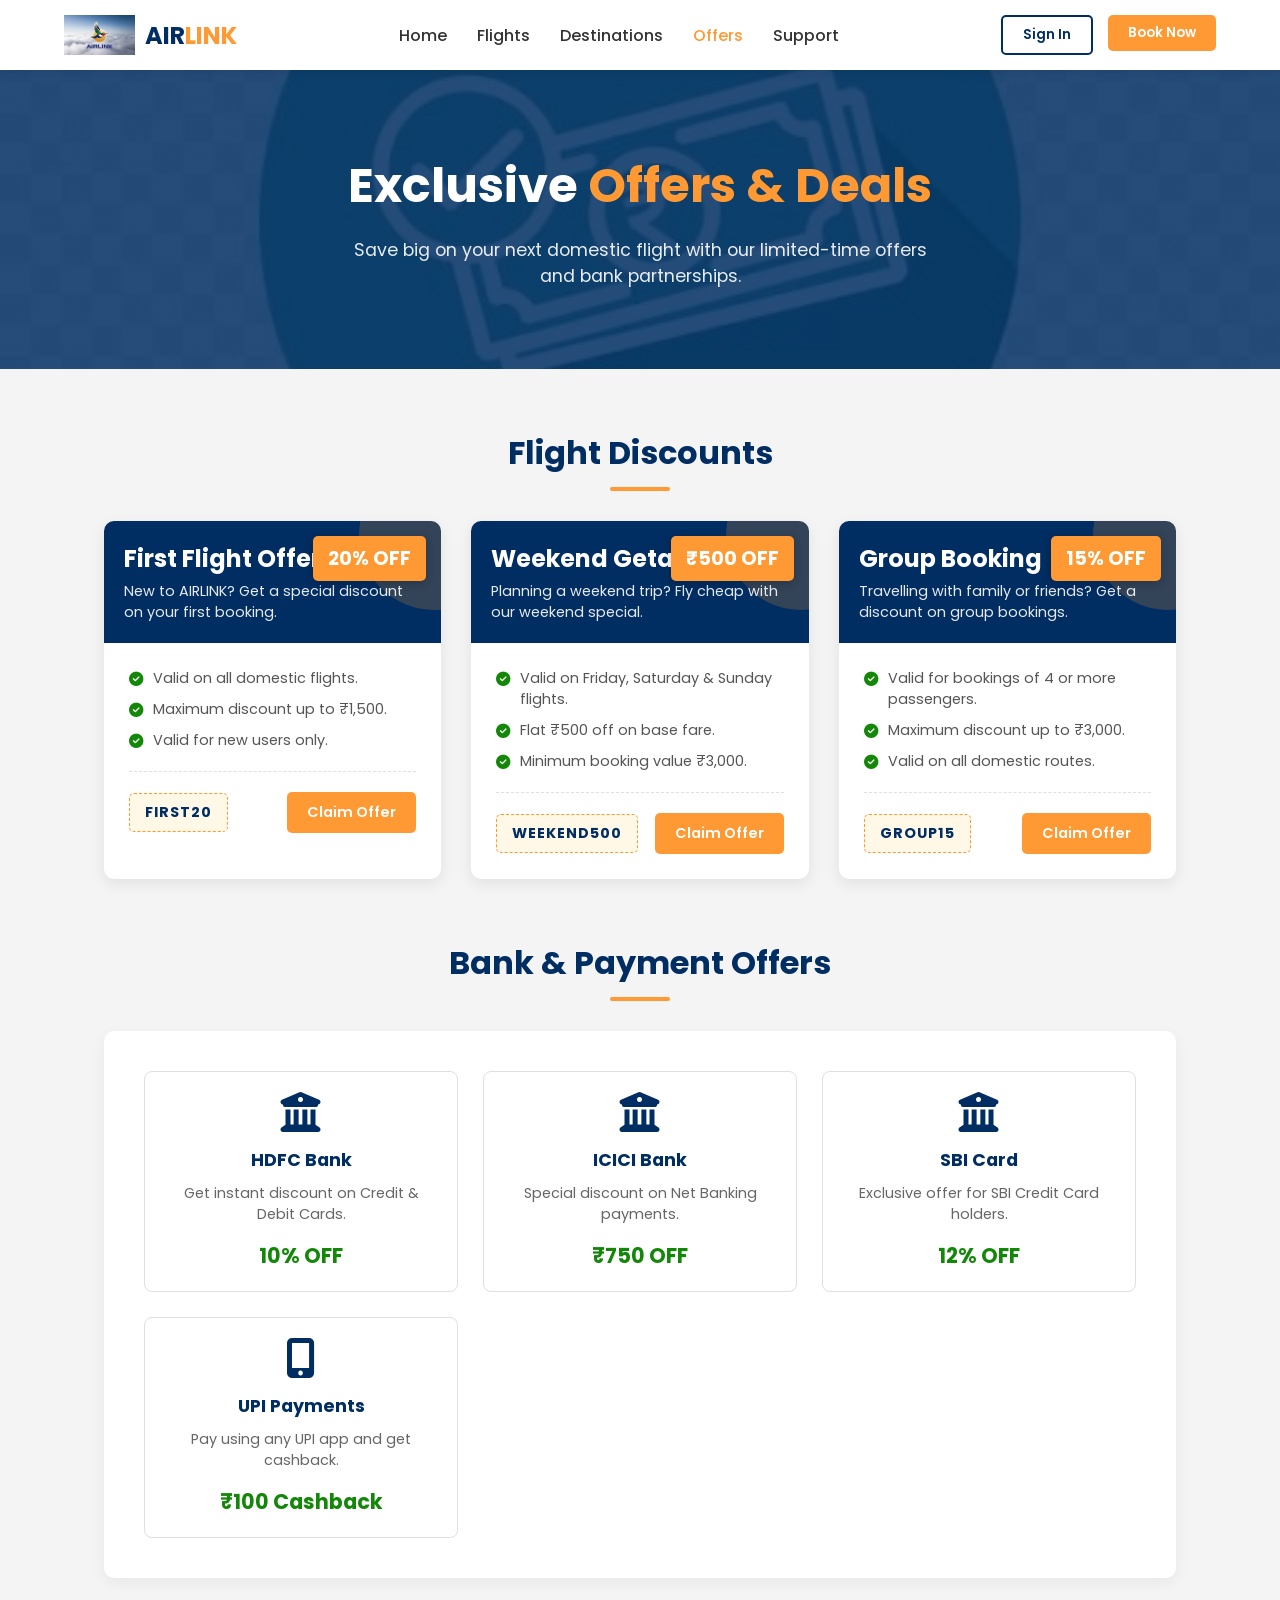
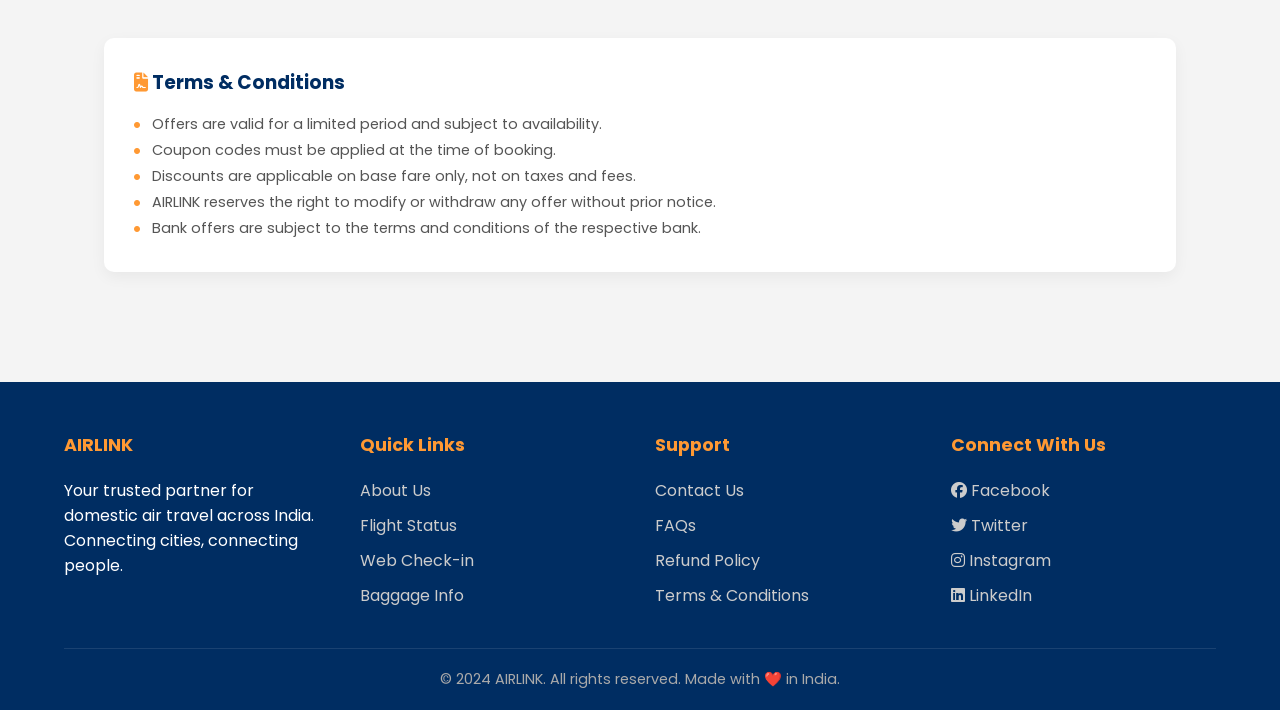
<file: Offers.html>
<!DOCTYPE html>
<html lang="en">
<head>
    <meta charset="UTF-8">
    <meta name="viewport" content="width=device-width, initial-scale=1.0">
    <title>AIRLINK - Exclusive Offers</title>
    <!-- Font Awesome for Icons -->
    <link rel="stylesheet" href="https://cdnjs.cloudflare.com/ajax/libs/font-awesome/6.4.0/css/all.min.css">
    <!-- Google Fonts -->
    <link href="https://fonts.googleapis.com/css2?family=Poppins:wght@300;400;500;600;700&display=swap" rel="stylesheet">
    
    <style>
        /* CSS Variables (Consistent with index.html) */
        :root {
            --primary-blue: #002D62;
            --saffron: #FF9933;
            --green: #138808;
            --white: #ffffff;
            --light-gray: #f4f4f4;
            --text-dark: #333333;
            --border-color: #e0e0e0;
        }

        * {
            margin: 0;
            padding: 0;
            box-sizing: border-box;
            font-family: 'Poppins', sans-serif;
        }

        body {
            background-color: var(--light-gray);
            color: var(--text-dark);
        }

        /* Navigation Bar */
        header {
            background-color: var(--white);
            box-shadow: 0 2px 10px rgba(0,0,0,0.1);
            position: sticky;
            top: 0;
            z-index: 1000;
        }

        nav {
            display: flex;
            justify-content: space-between;
            align-items: center;
            padding: 15px 5%;
            max-width: 1400px;
            margin: 0 auto;
        }

        .logo {
            display: flex;
            align-items: center;
            font-size: 24px;
            font-weight: 700;
            color: var(--primary-blue);
        }

        .logo img {
            height: 40px;
            margin-right: 10px;
        }

        .logo span {
            color: var(--saffron);
        }

        nav ul {
            display: flex;
            list-style: none;
            gap: 30px;
        }

        nav ul li a {
            text-decoration: none;
            color: var(--text-dark);
            font-weight: 500;
            transition: color 0.3s;
        }

        nav ul li a:hover, nav ul li a.active {
            color: var(--saffron);
        }

        .auth-buttons {
            display: flex;
            gap: 15px;
        }

        .btn-login {
            padding: 8px 20px;
            border: 2px solid var(--primary-blue);
            background: transparent;
            color: var(--primary-blue);
            border-radius: 5px;
            cursor: pointer;
            font-weight: 600;
            transition: all 0.3s;
        }

        .btn-login:hover {
            background: var(--primary-blue);
            color: white;
        }

        .btn-signup {
            padding: 8px 20px;
            border: none;
            background: var(--saffron);
            color: white;
            border-radius: 5px;
            cursor: pointer;
            font-weight: 600;
            transition: background 0.3s;
        }

        .btn-signup:hover {
            background: #e68a2e;
        }

        /* Page Header Banner */
        .page-header {
            background: linear-gradient(rgba(0, 45, 98, 0.85), rgba(0, 45, 98, 0.85)), url('images/payment-success.png') no-repeat center center/cover;
            padding: 80px 5%;
            text-align: center;
            color: white;
        }

        .page-header h1 {
            font-size: 3rem;
            margin-bottom: 15px;
        }

        .page-header h1 span {
            color: var(--saffron);
        }

        .page-header p {
            font-size: 1.1rem;
            max-width: 600px;
            margin: 0 auto;
            opacity: 0.9;
        }

        /* Main Content Container */
        .container {
            max-width: 1200px;
            margin: 0 auto;
            padding: 60px 5%;
        }

        /* Section Titles */
        .section-title {
            font-size: 2rem;
            color: var(--primary-blue);
            margin-bottom: 30px;
            text-align: center;
        }

        .section-title::after {
            content: '';
            display: block;
            width: 60px;
            height: 4px;
            background: var(--saffron);
            margin: 10px auto 0;
            border-radius: 2px;
        }

        /* Offers Grid */
        .offers-grid {
            display: grid;
            grid-template-columns: repeat(auto-fit, minmax(320px, 1fr));
            gap: 30px;
            margin-bottom: 60px;
        }

        .offer-card {
            background: white;
            border-radius: 10px;
            overflow: hidden;
            box-shadow: 0 5px 15px rgba(0,0,0,0.08);
            transition: transform 0.3s, box-shadow 0.3s;
            position: relative;
        }

        .offer-card:hover {
            transform: translateY(-5px);
            box-shadow: 0 10px 25px rgba(0,0,0,0.15);
        }

        /* Offer Banner Top */
        .offer-banner {
            background: var(--primary-blue);
            color: white;
            padding: 20px;
            position: relative;
            overflow: hidden;
        }

        .offer-banner::before {
            content: '';
            position: absolute;
            top: -50%;
            right: -20%;
            width: 150px;
            height: 150px;
            background: rgba(255, 153, 51, 0.2);
            border-radius: 50%;
        }

        .offer-banner h3 {
            font-size: 1.5rem;
            margin-bottom: 5px;
            position: relative;
            z-index: 1;
        }

        .offer-banner p {
            font-size: 0.9rem;
            opacity: 0.9;
            position: relative;
            z-index: 1;
        }

        .offer-discount {
            position: absolute;
            top: 15px;
            right: 15px;
            background: var(--saffron);
            color: white;
            padding: 8px 15px;
            border-radius: 5px;
            font-weight: 700;
            font-size: 1.2rem;
            z-index: 2;
            box-shadow: 0 3px 10px rgba(0,0,0,0.2);
        }

        /* Offer Body */
        .offer-body {
            padding: 25px;
        }

        .offer-body ul {
            list-style: none;
            margin-bottom: 20px;
        }

        .offer-body ul li {
            font-size: 0.9rem;
            color: #555;
            margin-bottom: 10px;
            display: flex;
            align-items: flex-start;
            gap: 10px;
        }

        .offer-body ul li i {
            color: var(--green);
            margin-top: 4px;
        }

        .offer-footer {
            display: flex;
            justify-content: space-between;
            align-items: center;
            border-top: 1px dashed var(--border-color);
            padding-top: 20px;
        }

        .coupon-code {
            background: #fff8e6;
            border: 1px dashed var(--saffron);
            padding: 8px 15px;
            border-radius: 5px;
            font-weight: 700;
            color: var(--primary-blue);
            font-size: 0.9rem;
            letter-spacing: 1px;
        }

        .btn-claim {
            padding: 10px 20px;
            background: var(--saffron);
            color: white;
            border: none;
            border-radius: 5px;
            font-weight: 600;
            text-decoration: none;
            font-size: 0.9rem;
            transition: background 0.3s;
        }

        .btn-claim:hover {
            background: #e68a2e;
        }

        /* Bank Offers Section */
        .bank-offers {
            background: white;
            padding: 40px;
            border-radius: 10px;
            box-shadow: 0 5px 15px rgba(0,0,0,0.05);
            margin-bottom: 60px;
        }

        .bank-grid {
            display: grid;
            grid-template-columns: repeat(auto-fit, minmax(250px, 1fr));
            gap: 25px;
        }

        .bank-card {
            border: 1px solid var(--border-color);
            border-radius: 8px;
            padding: 20px;
            text-align: center;
            transition: border-color 0.3s, transform 0.3s;
        }

        .bank-card:hover {
            border-color: var(--saffron);
            transform: translateY(-3px);
        }

        .bank-card i {
            font-size: 2.5rem;
            color: var(--primary-blue);
            margin-bottom: 15px;
        }

        .bank-card h4 {
            font-size: 1.1rem;
            color: var(--primary-blue);
            margin-bottom: 10px;
        }

        .bank-card p {
            font-size: 0.9rem;
            color: #666;
            margin-bottom: 15px;
        }

        .bank-card .discount-text {
            font-size: 1.3rem;
            font-weight: 700;
            color: var(--green);
        }

        /* Footer */
        footer {
            background: var(--primary-blue);
            color: white;
            padding: 50px 5% 20px;
            margin-top: 50px;
        }

        .footer-content {
            display: grid;
            grid-template-columns: repeat(auto-fit, minmax(200px, 1fr));
            gap: 30px;
            max-width: 1400px;
            margin: 0 auto;
            border-bottom: 1px solid rgba(255,255,255,0.1);
            padding-bottom: 30px;
        }

        .footer-col h4 {
            font-size: 1.1rem;
            margin-bottom: 20px;
            color: var(--saffron);
        }

        .footer-col ul {
            list-style: none;
        }

        .footer-col ul li {
            margin-bottom: 10px;
        }

        .footer-col ul li a {
            color: #ccc;
            text-decoration: none;
            transition: color 0.3s;
        }

        .footer-col ul li a:hover {
            color: white;
        }

        .footer-bottom {
            text-align: center;
            padding-top: 20px;
            color: #aaa;
            font-size: 0.9rem;
        }

        /* Responsive */
        @media (max-width: 768px) {
            nav ul {
                display: none;
            }
            .page-header h1 {
                font-size: 2.2rem;
            }
            .offers-grid {
                grid-template-columns: 1fr;
            }
        }
    </style>
</head>
<body>

    <!-- Header / Navbar -->
    <header>
        <nav>
            <div class="logo">
                <img src="images/logo.png" alt="AIRLINK Logo">
                AIR<span>LINK</span>
            </div>
            <ul>
                <li><a href="index.html">Home</a></li>
                <li><a href="flights.html">Flights</a></li>
                <li><a href="Destinations.html">Destinations</a></li>
                <li><a href="Offers.html" class="active">Offers</a></li>
                <li><a href="Support.html">Support</a></li>
            </ul>
            <div class="auth-buttons">
                <a href="Sign In.html"><button class="btn-login">Sign In</button></a>
                <a href="booking.html"><button class="btn-signup">Book Now</button></a>
            </div>
        </nav>
    </header>

    <!-- Page Header Banner -->
    <section class="page-header">
        <h1>Exclusive <span>Offers & Deals</span></h1>
        <p>Save big on your next domestic flight with our limited-time offers and bank partnerships.</p>
    </section>

    <!-- Main Content -->
    <div class="container">
        
        <!-- Flight Offers Section -->
        <h2 class="section-title">Flight Discounts</h2>
        <div class="offers-grid">
            
            <!-- Offer 1 -->
            <div class="offer-card">
                <div class="offer-banner">
                    <div class="offer-discount">20% OFF</div>
                    <h3>First Flight Offer</h3>
                    <p>New to AIRLINK? Get a special discount on your first booking.</p>
                </div>
                <div class="offer-body">
                    <ul>
                        <li><i class="fas fa-check-circle"></i> Valid on all domestic flights.</li>
                        <li><i class="fas fa-check-circle"></i> Maximum discount up to ₹1,500.</li>
                        <li><i class="fas fa-check-circle"></i> Valid for new users only.</li>
                    </ul>
                    <div class="offer-footer">
                        <span class="coupon-code">FIRST20</span>
                        <a href="flights.html" class="btn-claim">Claim Offer</a>
                    </div>
                </div>
            </div>

            <!-- Offer 2 -->
            <div class="offer-card">
                <div class="offer-banner">
                    <div class="offer-discount">₹500 OFF</div>
                    <h3>Weekend Getaway</h3>
                    <p>Planning a weekend trip? Fly cheap with our weekend special.</p>
                </div>
                <div class="offer-body">
                    <ul>
                        <li><i class="fas fa-check-circle"></i> Valid on Friday, Saturday & Sunday flights.</li>
                        <li><i class="fas fa-check-circle"></i> Flat ₹500 off on base fare.</li>
                        <li><i class="fas fa-check-circle"></i> Minimum booking value ₹3,000.</li>
                    </ul>
                    <div class="offer-footer">
                        <span class="coupon-code">WEEKEND500</span>
                        <a href="flights.html" class="btn-claim">Claim Offer</a>
                    </div>
                </div>
            </div>

            <!-- Offer 3 -->
            <div class="offer-card">
                <div class="offer-banner">
                    <div class="offer-discount">15% OFF</div>
                    <h3>Group Booking</h3>
                    <p>Travelling with family or friends? Get a discount on group bookings.</p>
                </div>
                <div class="offer-body">
                    <ul>
                        <li><i class="fas fa-check-circle"></i> Valid for bookings of 4 or more passengers.</li>
                        <li><i class="fas fa-check-circle"></i> Maximum discount up to ₹3,000.</li>
                        <li><i class="fas fa-check-circle"></i> Valid on all domestic routes.</li>
                    </ul>
                    <div class="offer-footer">
                        <span class="coupon-code">GROUP15</span>
                        <a href="flights.html" class="btn-claim">Claim Offer</a>
                    </div>
                </div>
            </div>

        </div>

        <!-- Bank Offers Section -->
        <h2 class="section-title">Bank & Payment Offers</h2>
        <div class="bank-offers">
            <div class="bank-grid">
                
                <!-- Bank 1 -->
                <div class="bank-card">
                    <i class="fas fa-university"></i>
                    <h4>HDFC Bank</h4>
                    <p>Get instant discount on Credit & Debit Cards.</p>
                    <div class="discount-text">10% OFF</div>
                </div>

                <!-- Bank 2 -->
                <div class="bank-card">
                    <i class="fas fa-university"></i>
                    <h4>ICICI Bank</h4>
                    <p>Special discount on Net Banking payments.</p>
                    <div class="discount-text">₹750 OFF</div>
                </div>

                <!-- Bank 3 -->
                <div class="bank-card">
                    <i class="fas fa-university"></i>
                    <h4>SBI Card</h4>
                    <p>Exclusive offer for SBI Credit Card holders.</p>
                    <div class="discount-text">12% OFF</div>
                </div>

                <!-- Bank 4 -->
                <div class="bank-card">
                    <i class="fas fa-mobile-alt"></i>
                    <h4>UPI Payments</h4>
                    <p>Pay using any UPI app and get cashback.</p>
                    <div class="discount-text">₹100 Cashback</div>
                </div>

            </div>
        </div>

        <!-- Terms and Conditions -->
        <div style="background: white; padding: 30px; border-radius: 10px; box-shadow: 0 5px 15px rgba(0,0,0,0.05);">
            <h3 style="color: var(--primary-blue); margin-bottom: 15px;"><i class="fas fa-file-contract" style="color: var(--saffron);"></i> Terms & Conditions</h3>
            <ul style="list-style: none; color: #555; font-size: 0.9rem; line-height: 1.8;">
                <li><i class="fas fa-circle" style="font-size: 6px; color: var(--saffron); vertical-align: middle; margin-right: 8px;"></i> Offers are valid for a limited period and subject to availability.</li>
                <li><i class="fas fa-circle" style="font-size: 6px; color: var(--saffron); vertical-align: middle; margin-right: 8px;"></i> Coupon codes must be applied at the time of booking.</li>
                <li><i class="fas fa-circle" style="font-size: 6px; color: var(--saffron); vertical-align: middle; margin-right: 8px;"></i> Discounts are applicable on base fare only, not on taxes and fees.</li>
                <li><i class="fas fa-circle" style="font-size: 6px; color: var(--saffron); vertical-align: middle; margin-right: 8px;"></i> AIRLINK reserves the right to modify or withdraw any offer without prior notice.</li>
                <li><i class="fas fa-circle" style="font-size: 6px; color: var(--saffron); vertical-align: middle; margin-right: 8px;"></i> Bank offers are subject to the terms and conditions of the respective bank.</li>
            </ul>
        </div>

    </div>

    <!-- Footer -->
    <footer>
        <div class="footer-content">
            <div class="footer-col">
                <h4>AIRLINK</h4>
                <p>Your trusted partner for domestic air travel across India. Connecting cities, connecting people.</p>
            </div>
            <div class="footer-col">
                <h4>Quick Links</h4>
                <ul>
                    <li><a href="about.html">About Us</a></li>
                    <li><a href="flights.html">Flight Status</a></li>
                    <li><a href="check-in.jpg">Web Check-in</a></li>
                    <li><a href="baggage-info.jpg">Baggage Info</a></li>
                </ul>
            </div>
            <div class="footer-col">
                <h4>Support</h4>
                <ul>
                    <li><a href="Support.html">Contact Us</a></li>
                    <li><a href="Support.html">FAQs</a></li>
                    <li><a href="Support.html">Refund Policy</a></li>
                    <li><a href="Support.html">Terms & Conditions</a></li>
                </ul>
            </div>
            <div class="footer-col">
                <h4>Connect With Us</h4>
                <ul>
                    <li><a href="#"><i class="fab fa-facebook"></i> Facebook</a></li>
                    <li><a href="#"><i class="fab fa-twitter"></i> Twitter</a></li>
                    <li><a href="#"><i class="fab fa-instagram"></i> Instagram</a></li>
                    <li><a href="#"><i class="fab fa-linkedin"></i> LinkedIn</a></li>
                </ul>
            </div>
        </div>
        <div class="footer-bottom">
            <p>&copy; 2024 AIRLINK. All rights reserved. Made with ❤️ in India.</p>
        </div>
    </footer>

</body>
</html>
</file>
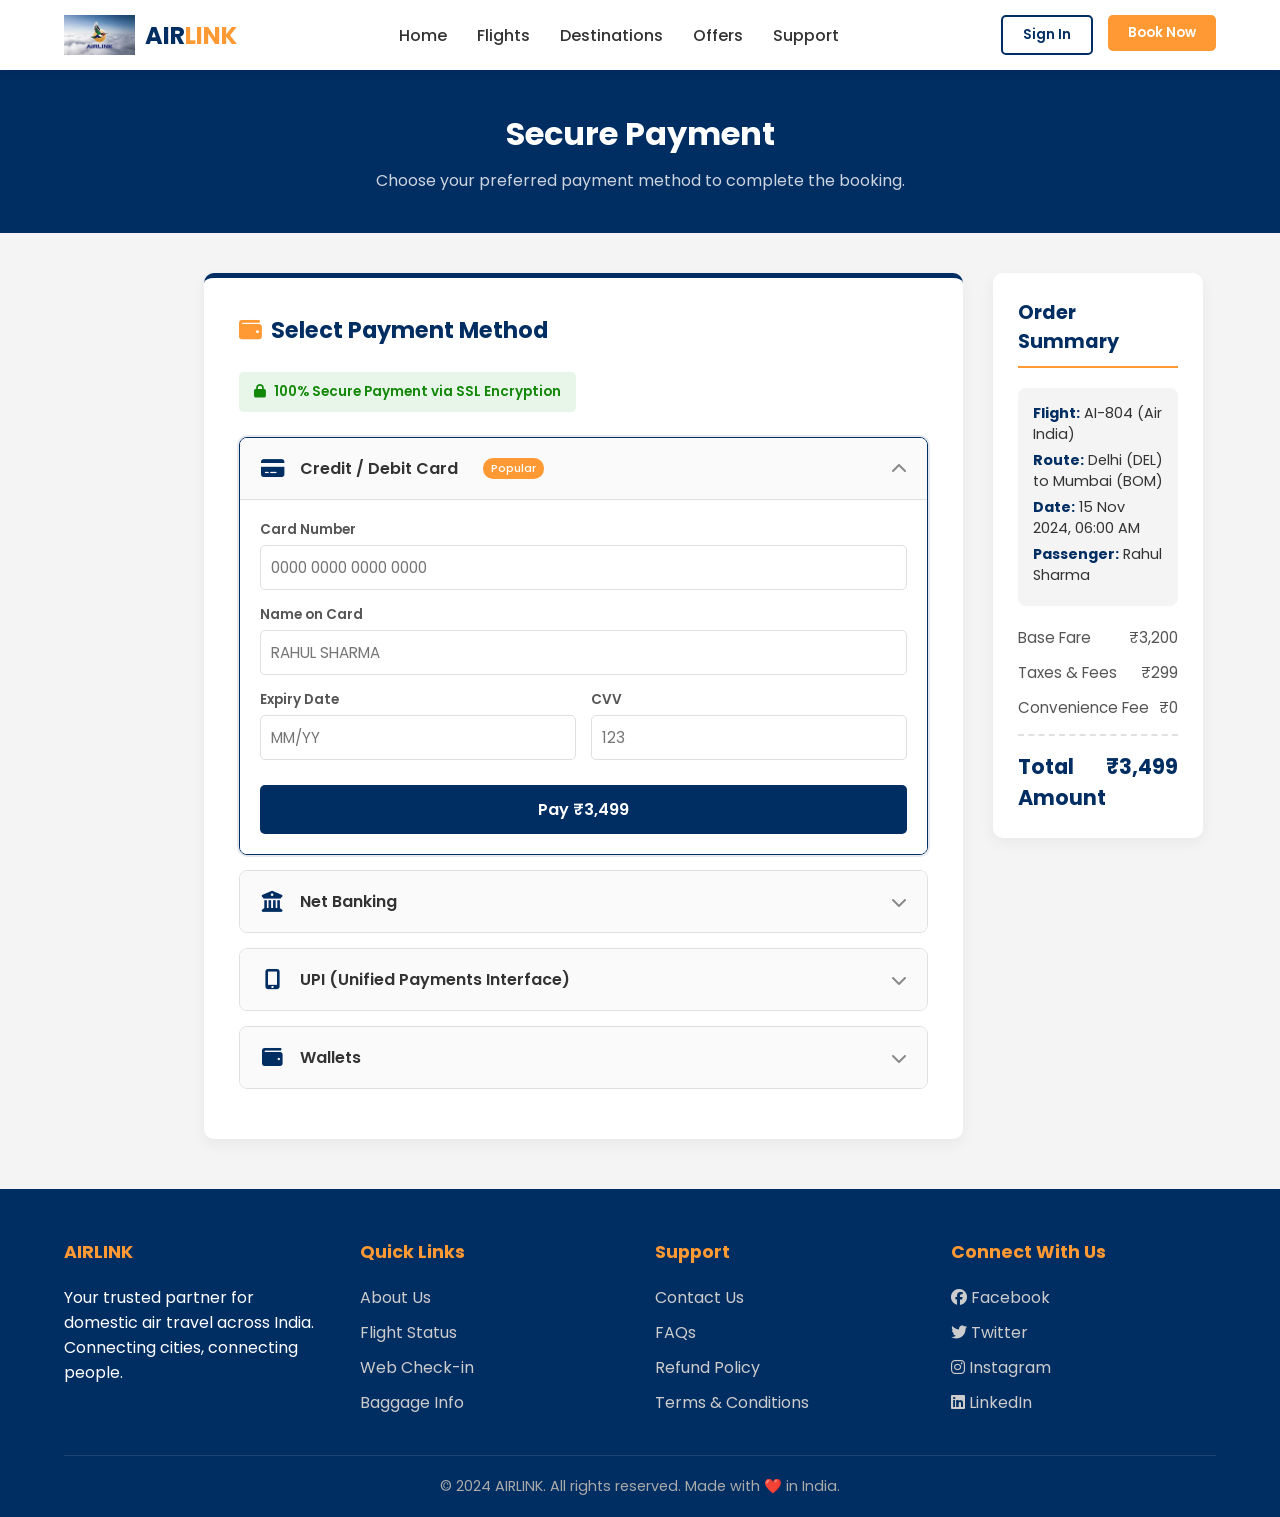
<file: payment.html>
<!DOCTYPE html>
<html lang="en">
<head>
    <meta charset="UTF-8">
    <meta name="viewport" content="width=device-width, initial-scale=1.0">
    <title>AIRLINK - Secure Payment</title>
    <!-- Font Awesome for Icons -->
    <link rel="stylesheet" href="https://cdnjs.cloudflare.com/ajax/libs/font-awesome/6.4.0/css/all.min.css">
    <!-- Google Fonts -->
    <link href="https://fonts.googleapis.com/css2?family=Poppins:wght@300;400;500;600;700&display=swap" rel="stylesheet">
    
    <style>
        /* CSS Variables (Consistent with index.html) */
        :root {
            --primary-blue: #002D62;
            --saffron: #FF9933;
            --green: #138808;
            --white: #ffffff;
            --light-gray: #f4f4f4;
            --text-dark: #333333;
            --border-color: #e0e0e0;
        }

        * {
            margin: 0;
            padding: 0;
            box-sizing: border-box;
            font-family: 'Poppins', sans-serif;
        }

        body {
            background-color: var(--light-gray);
            color: var(--text-dark);
        }

        /* Navigation Bar */
        header {
            background-color: var(--white);
            box-shadow: 0 2px 10px rgba(0,0,0,0.1);
            position: sticky;
            top: 0;
            z-index: 1000;
        }

        nav {
            display: flex;
            justify-content: space-between;
            align-items: center;
            padding: 15px 5%;
            max-width: 1400px;
            margin: 0 auto;
        }

        .logo {
            display: flex;
            align-items: center;
            font-size: 24px;
            font-weight: 700;
            color: var(--primary-blue);
        }

        .logo img {
            height: 40px;
            margin-right: 10px;
        }

        .logo span {
            color: var(--saffron);
        }

        nav ul {
            display: flex;
            list-style: none;
            gap: 30px;
        }

        nav ul li a {
            text-decoration: none;
            color: var(--text-dark);
            font-weight: 500;
            transition: color 0.3s;
        }

        nav ul li a:hover {
            color: var(--saffron);
        }

        .auth-buttons {
            display: flex;
            gap: 15px;
        }

        .btn-login {
            padding: 8px 20px;
            border: 2px solid var(--primary-blue);
            background: transparent;
            color: var(--primary-blue);
            border-radius: 5px;
            cursor: pointer;
            font-weight: 600;
            transition: all 0.3s;
        }

        .btn-login:hover {
            background: var(--primary-blue);
            color: white;
        }

        .btn-signup {
            padding: 8px 20px;
            border: none;
            background: var(--saffron);
            color: white;
            border-radius: 5px;
            cursor: pointer;
            font-weight: 600;
            transition: background 0.3s;
        }

        .btn-signup:hover {
            background: #e68a2e;
        }

        /* Page Header */
        .page-header {
            background: var(--primary-blue);
            padding: 40px 5%;
            text-align: center;
            color: white;
        }

        .page-header h1 {
            font-size: 2rem;
            margin-bottom: 10px;
        }

        .page-header p {
            font-size: 1rem;
            opacity: 0.8;
        }

        /* Main Content Layout */
        .main-container {
            max-width: 1000px;
            margin: 40px auto;
            padding: 0 5%;
            display: grid;
            grid-template-columns: 1.5fr 1fr;
            gap: 30px;
        }

        /* Payment Options Card */
        .payment-options-card {
            background: white;
            padding: 35px;
            border-radius: 10px;
            box-shadow: 0 5px 15px rgba(0,0,0,0.05);
            border-top: 5px solid var(--primary-blue);
        }

        .payment-options-card h2 {
            font-size: 1.4rem;
            color: var(--primary-blue);
            margin-bottom: 25px;
            display: flex;
            align-items: center;
            gap: 10px;
        }

        .payment-options-card h2 i {
            color: var(--saffron);
        }

        .secure-badge {
            display: flex;
            align-items: center;
            gap: 8px;
            background: #e8f5e9;
            color: var(--green);
            padding: 10px 15px;
            border-radius: 5px;
            font-size: 0.85rem;
            font-weight: 600;
            margin-bottom: 25px;
            width: fit-content;
        }

        /* Payment Method Accordion */
        .payment-method {
            border: 1px solid var(--border-color);
            border-radius: 8px;
            margin-bottom: 15px;
            overflow: hidden;
            transition: border-color 0.3s;
        }

        .payment-method.active {
            border-color: var(--primary-blue);
            box-shadow: 0 0 0 2px rgba(0, 45, 98, 0.1);
        }

        .method-header {
            padding: 18px 20px;
            background: #fafafa;
            display: flex;
            justify-content: space-between;
            align-items: center;
            cursor: pointer;
            transition: background 0.3s;
        }

        .method-header:hover {
            background: #f0f0f0;
        }

        .method-header .method-title {
            display: flex;
            align-items: center;
            gap: 15px;
            font-weight: 600;
            color: var(--text-dark);
        }

        .method-header .method-title i {
            font-size: 1.3rem;
            color: var(--primary-blue);
            width: 25px;
            text-align: center;
        }

        .method-header .method-title .popular-tag {
            background: var(--saffron);
            color: white;
            font-size: 0.7rem;
            padding: 2px 8px;
            border-radius: 10px;
            margin-left: 10px;
            font-weight: 500;
        }

        .method-header .chevron {
            color: #888;
            transition: transform 0.3s;
        }

        .payment-method.active .method-header .chevron {
            transform: rotate(180deg);
        }

        .method-body {
            padding: 0 20px;
            max-height: 0;
            overflow: hidden;
            transition: max-height 0.3s ease-out, padding 0.3s ease-out;
            background: white;
        }

        .payment-method.active .method-body {
            padding: 20px;
            max-height: 500px; /* Arbitrary large height to allow expansion */
            border-top: 1px solid var(--border-color);
        }

        /* Form Elements inside Method Body */
        .input-group {
            display: flex;
            flex-direction: column;
            margin-bottom: 15px;
        }

        .input-group label {
            font-size: 0.85rem;
            font-weight: 600;
            margin-bottom: 5px;
            color: #555;
        }

        .input-group input, .input-group select {
            padding: 10px;
            border: 1px solid var(--border-color);
            border-radius: 5px;
            font-size: 0.95rem;
            outline: none;
            transition: border-color 0.3s;
        }

        .input-group input:focus, .input-group select:focus {
            border-color: var(--saffron);
        }

        .input-row {
            display: grid;
            grid-template-columns: 1fr 1fr;
            gap: 15px;
        }

        .btn-proceed-method {
            width: 100%;
            padding: 12px;
            background: var(--primary-blue);
            color: white;
            border: none;
            border-radius: 5px;
            font-size: 1rem;
            font-weight: 600;
            cursor: pointer;
            transition: background 0.3s;
            margin-top: 10px;
        }

        .btn-proceed-method:hover {
            background: #001f45;
        }

        /* Order Summary Sidebar */
        .order-summary {
            background: white;
            padding: 25px;
            border-radius: 10px;
            box-shadow: 0 5px 15px rgba(0,0,0,0.05);
            height: fit-content;
            position: sticky;
            top: 100px;
        }

        .order-summary h3 {
            font-size: 1.2rem;
            color: var(--primary-blue);
            margin-bottom: 20px;
            border-bottom: 2px solid var(--saffron);
            padding-bottom: 10px;
        }

        .summary-item {
            display: flex;
            justify-content: space-between;
            margin-bottom: 12px;
            font-size: 0.95rem;
            color: #555;
        }

        .summary-total {
            display: flex;
            justify-content: space-between;
            font-size: 1.3rem;
            font-weight: 700;
            color: var(--primary-blue);
            border-top: 2px dashed var(--border-color);
            padding-top: 15px;
            margin-top: 15px;
        }

        .summary-flight-info {
            background: var(--light-gray);
            padding: 15px;
            border-radius: 8px;
            margin-bottom: 20px;
            font-size: 0.9rem;
        }

        .summary-flight-info p {
            margin-bottom: 5px;
        }

        .summary-flight-info strong {
            color: var(--primary-blue);
        }

        /* Footer */
        footer {
            background: var(--primary-blue);
            color: white;
            padding: 50px 5% 20px;
            margin-top: 50px;
        }

        .footer-content {
            display: grid;
            grid-template-columns: repeat(auto-fit, minmax(200px, 1fr));
            gap: 30px;
            max-width: 1400px;
            margin: 0 auto;
            border-bottom: 1px solid rgba(255,255,255,0.1);
            padding-bottom: 30px;
        }

        .footer-col h4 {
            font-size: 1.1rem;
            margin-bottom: 20px;
            color: var(--saffron);
        }

        .footer-col ul {
            list-style: none;
        }

        .footer-col ul li {
            margin-bottom: 10px;
        }

        .footer-col ul li a {
            color: #ccc;
            text-decoration: none;
            transition: color 0.3s;
        }

        .footer-col ul li a:hover {
            color: white;
        }

        .footer-bottom {
            text-align: center;
            padding-top: 20px;
            color: #aaa;
            font-size: 0.9rem;
        }

        /* Responsive */
        @media (max-width: 900px) {
            nav ul {
                display: none;
            }
            .main-container {
                grid-template-columns: 1fr;
            }
            .order-summary {
                position: static;
            }
        }
    </style>
</head>
<body>

    <!-- Header / Navbar -->
    <header>
        <nav>
            <div class="logo">
                <img src="images/logo.png" alt="AIRLINK Logo">
                AIR<span>LINK</span>
            </div>
            <ul>
                <li><a href="index.html">Home</a></li>
                <li><a href="flights.html">Flights</a></li>
                <li><a href="Destinations.html">Destinations</a></li>
                <li><a href="Offers.html">Offers</a></li>
                <li><a href="Support.html">Support</a></li>
            </ul>
            <div class="auth-buttons">
                <a href="Sign In.html"><button class="btn-login">Sign In</button></a>
                <a href="booking.html"><button class="btn-signup">Book Now</button></a>
            </div>
        </nav>
    </header>

    <!-- Page Header -->
    <section class="page-header">
        <h1>Secure Payment</h1>
        <p>Choose your preferred payment method to complete the booking.</p>
    </section>

    <!-- Main Content -->
    <div class="main-container">
        
        <!-- Payment Options -->
        <div class="payment-options-card">
            <h2><i class="fas fa-wallet"></i> Select Payment Method</h2>
            
            <div class="secure-badge">
                <i class="fas fa-lock"></i> 100% Secure Payment via SSL Encryption
            </div>

            <!-- Payment Methods Accordion -->
            
            <!-- 1. Credit / Debit Card -->
            <div class="payment-method active" id="method-card">
                <div class="method-header" onclick="toggleMethod('method-card')">
                    <div class="method-title">
                        <i class="fas fa-credit-card"></i>
                        Credit / Debit Card
                        <span class="popular-tag">Popular</span>
                    </div>
                    <i class="fas fa-chevron-down chevron"></i>
                </div>
                <div class="method-body">
                    <form action="confirmation.html" method="GET">
                        <div class="input-group">
                            <label>Card Number</label>
                            <input type="text" placeholder="0000 0000 0000 0000" maxlength="19" required>
                        </div>
                        <div class="input-group">
                            <label>Name on Card</label>
                            <input type="text" placeholder="RAHUL SHARMA" required>
                        </div>
                        <div class="input-row">
                            <div class="input-group">
                                <label>Expiry Date</label>
                                <input type="text" placeholder="MM/YY" maxlength="5" required>
                            </div>
                            <div class="input-group">
                                <label>CVV</label>
                                <input type="password" placeholder="123" maxlength="3" required>
                            </div>
                        </div>
                        <button type="submit" class="btn-proceed-method">Pay ₹3,499</button>
                    </form>
                </div>
            </div>

            <!-- 2. Net Banking -->
            <div class="payment-method" id="method-netbanking">
                <div class="method-header" onclick="toggleMethod('method-netbanking')">
                    <div class="method-title">
                        <i class="fas fa-university"></i>
                        Net Banking
                    </div>
                    <i class="fas fa-chevron-down chevron"></i>
                </div>
                <div class="method-body">
                    <p style="margin-bottom: 15px; font-size: 0.9rem; color: #555;">Select your bank to proceed to Net Banking.</p>
                    <div class="input-group">
                        <label>Select Bank</label>
                        <select required>
                            <option value="">Choose your bank</option>
                            <option>State Bank of India (SBI)</option>
                            <option>HDFC Bank</option>
                            <option>ICICI Bank</option>
                            <option>Axis Bank</option>
                            <option>Kotak Mahindra Bank</option>
                            <option>Punjab National Bank (PNB)</option>
                        </select>
                    </div>
                    <a href="netbanking.html" style="text-decoration: none;">
                        <button type="button" class="btn-proceed-method">Proceed to Net Banking</button>
                    </a>
                </div>
            </div>

            <!-- 3. UPI -->
            <div class="payment-method" id="method-upi">
                <div class="method-header" onclick="toggleMethod('method-upi')">
                    <div class="method-title">
                        <i class="fas fa-mobile-alt"></i>
                        UPI (Unified Payments Interface)
                    </div>
                    <i class="fas fa-chevron-down chevron"></i>
                </div>
                <div class="method-body">
                    <p style="margin-bottom: 15px; font-size: 0.9rem; color: #555;">Pay using any UPI app like GPay, PhonePe, Paytm, etc.</p>
                    <div class="input-group">
                        <label>Enter your UPI ID</label>
                        <input type="text" placeholder="yourname@upi" required>
                    </div>
                    <a href="upi.html" style="text-decoration: none;">
                        <button type="button" class="btn-proceed-method">Pay via UPI</button>
                    </a>
                </div>
            </div>

            <!-- 4. Wallets -->
            <div class="payment-method" id="method-wallet">
                <div class="method-header" onclick="toggleMethod('method-wallet')">
                    <div class="method-title">
                        <i class="fas fa-wallet"></i>
                        Wallets
                    </div>
                    <i class="fas fa-chevron-down chevron"></i>
                </div>
                <div class="method-body">
                    <p style="margin-bottom: 15px; font-size: 0.9rem; color: #555;">Select a wallet to complete your payment.</p>
                    <div class="input-group">
                        <label>Select Wallet</label>
                        <select required>
                            <option value="">Choose a wallet</option>
                            <option>Paytm</option>
                            <option>PhonePe</option>
                            <option>Amazon Pay</option>
                            <option>Mobikwik</option>
                        </select>
                    </div>
                    <a href="confirmation.html" style="text-decoration: none;">
                        <button type="button" class="btn-proceed-method">Pay via Wallet</button>
                    </a>
                </div>
            </div>

        </div>

        <!-- Order Summary Sidebar -->
        <div class="order-summary">
            <h3>Order Summary</h3>
            
            <div class="summary-flight-info">
                <p><strong>Flight:</strong> AI-804 (Air India)</p>
                <p><strong>Route:</strong> Delhi (DEL) to Mumbai (BOM)</p>
                <p><strong>Date:</strong> 15 Nov 2024, 06:00 AM</p>
                <p><strong>Passenger:</strong> Rahul Sharma</p>
            </div>

            <div class="summary-item">
                <span>Base Fare</span>
                <span>₹3,200</span>
            </div>
            <div class="summary-item">
                <span>Taxes & Fees</span>
                <span>₹299</span>
            </div>
            <div class="summary-item">
                <span>Convenience Fee</span>
                <span>₹0</span>
            </div>

            <div class="summary-total">
                <span>Total Amount</span>
                <span>₹3,499</span>
            </div>
        </div>

    </div>

    <!-- Footer -->
    <footer>
        <div class="footer-content">
            <div class="footer-col">
                <h4>AIRLINK</h4>
                <p>Your trusted partner for domestic air travel across India. Connecting cities, connecting people.</p>
            </div>
            <div class="footer-col">
                <h4>Quick Links</h4>
                <ul>
                    <li><a href="about.html">About Us</a></li>
                    <li><a href="flights.html">Flight Status</a></li>
                    <li><a href="check-in.jpg">Web Check-in</a></li>
                    <li><a href="baggage-info.jpg">Baggage Info</a></li>
                </ul>
            </div>
            <div class="footer-col">
                <h4>Support</h4>
                <ul>
                    <li><a href="Support.html">Contact Us</a></li>
                    <li><a href="Support.html">FAQs</a></li>
                    <li><a href="Support.html">Refund Policy</a></li>
                    <li><a href="Support.html">Terms & Conditions</a></li>
                </ul>
            </div>
            <div class="footer-col">
                <h4>Connect With Us</h4>
                <ul>
                    <li><a href="#"><i class="fab fa-facebook"></i> Facebook</a></li>
                    <li><a href="#"><i class="fab fa-twitter"></i> Twitter</a></li>
                    <li><a href="#"><i class="fab fa-instagram"></i> Instagram</a></li>
                    <li><a href="#"><i class="fab fa-linkedin"></i> LinkedIn</a></li>
                </ul>
            </div>
        </div>
        <div class="footer-bottom">
            <p>&copy; 2024 AIRLINK. All rights reserved. Made with ❤️ in India.</p>
        </div>
    </footer>

    <!-- JavaScript for Accordion -->
    <script>
        function toggleMethod(methodId) {
            const method = document.getElementById(methodId);
            const isActive = method.classList.contains('active');

            // Close all methods
            document.querySelectorAll('.payment-method').forEach(el => {
                el.classList.remove('active');
            });

            // If the clicked one wasn't active, open it
            if (!isActive) {
                method.classList.add('active');
            }
        }
    </script>

</body>
</html>
</file>
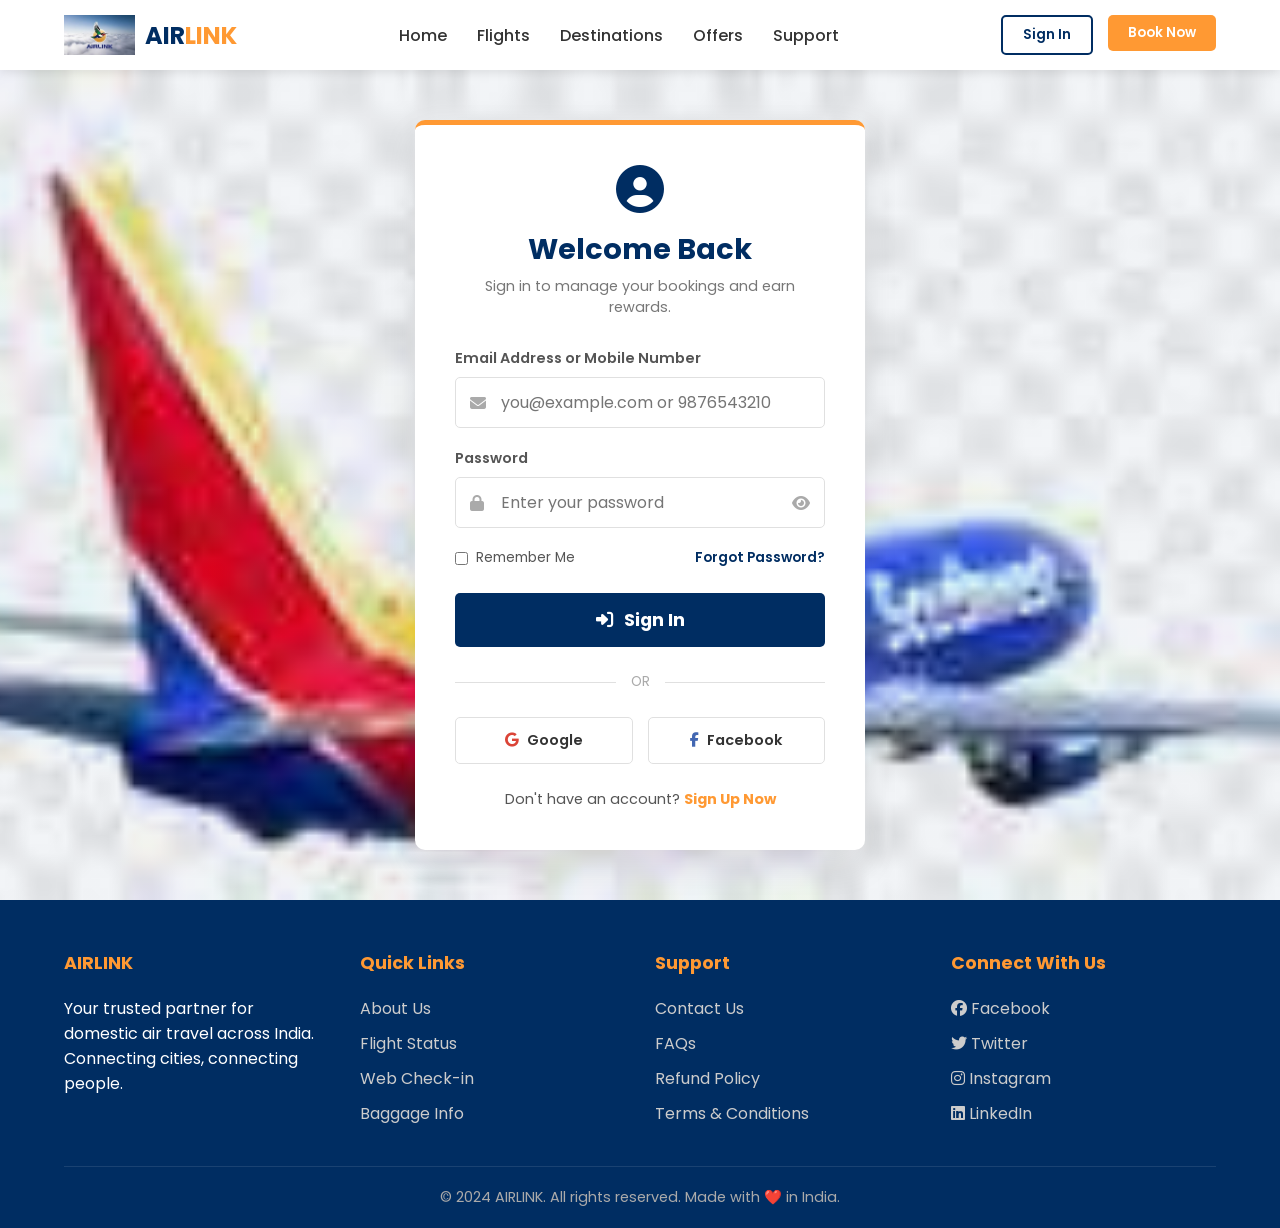
<file: Sign In.html>
<!DOCTYPE html>
<html lang="en">
<head>
    <meta charset="UTF-8">
    <meta name="viewport" content="width=device-width, initial-scale=1.0">
    <title>AIRLINK - Sign In</title>
    <!-- Font Awesome for Icons -->
    <link rel="stylesheet" href="https://cdnjs.cloudflare.com/ajax/libs/font-awesome/6.4.0/css/all.min.css">
    <!-- Google Fonts -->
    <link href="https://fonts.googleapis.com/css2?family=Poppins:wght@300;400;500;600;700&display=swap" rel="stylesheet">
    
    <style>
        /* CSS Variables (Consistent with index.html) */
        :root {
            --primary-blue: #002D62;
            --saffron: #FF9933;
            --green: #138808;
            --white: #ffffff;
            --light-gray: #f4f4f4;
            --text-dark: #333333;
            --border-color: #e0e0e0;
        }

        * {
            margin: 0;
            padding: 0;
            box-sizing: border-box;
            font-family: 'Poppins', sans-serif;
        }

        body {
            background-color: var(--light-gray);
            color: var(--text-dark);
        }

        /* Navigation Bar */
        header {
            background-color: var(--white);
            box-shadow: 0 2px 10px rgba(0,0,0,0.1);
            position: sticky;
            top: 0;
            z-index: 1000;
        }

        nav {
            display: flex;
            justify-content: space-between;
            align-items: center;
            padding: 15px 5%;
            max-width: 1400px;
            margin: 0 auto;
        }

        .logo {
            display: flex;
            align-items: center;
            font-size: 24px;
            font-weight: 700;
            color: var(--primary-blue);
        }

        .logo img {
            height: 40px;
            margin-right: 10px;
        }

        .logo span {
            color: var(--saffron);
        }

        nav ul {
            display: flex;
            list-style: none;
            gap: 30px;
        }

        nav ul li a {
            text-decoration: none;
            color: var(--text-dark);
            font-weight: 500;
            transition: color 0.3s;
        }

        nav ul li a:hover {
            color: var(--saffron);
        }

        .auth-buttons {
            display: flex;
            gap: 15px;
        }

        .btn-login {
            padding: 8px 20px;
            border: 2px solid var(--primary-blue);
            background: transparent;
            color: var(--primary-blue);
            border-radius: 5px;
            cursor: pointer;
            font-weight: 600;
            transition: all 0.3s;
        }

        .btn-login:hover {
            background: var(--primary-blue);
            color: white;
        }

        .btn-signup {
            padding: 8px 20px;
            border: none;
            background: var(--saffron);
            color: white;
            border-radius: 5px;
            cursor: pointer;
            font-weight: 600;
            transition: background 0.3s;
        }

        .btn-signup:hover {
            background: #e68a2e;
        }

        /* Sign In Section */
        .signin-container {
            min-height: calc(100vh - 70px);
            display: flex;
            align-items: center;
            justify-content: center;
            padding: 40px 5%;
            background: linear-gradient(rgba(0, 45, 98, 0.05), rgba(0, 45, 98, 0.05)), url('images/airline-hero.jpg') no-repeat center center/cover;
        }

        .signin-card {
            background: white;
            width: 100%;
            max-width: 450px;
            padding: 40px;
            border-radius: 10px;
            box-shadow: 0 15px 35px rgba(0,0,0,0.1);
            border-top: 5px solid var(--saffron);
        }

        .signin-header {
            text-align: center;
            margin-bottom: 30px;
        }

        .signin-header i {
            font-size: 3rem;
            color: var(--primary-blue);
            margin-bottom: 15px;
        }

        .signin-header h1 {
            font-size: 1.8rem;
            color: var(--primary-blue);
            margin-bottom: 5px;
        }

        .signin-header p {
            font-size: 0.9rem;
            color: #777;
        }

        /* Form Elements */
        .input-group {
            display: flex;
            flex-direction: column;
            margin-bottom: 20px;
        }

        .input-group label {
            font-size: 0.9rem;
            font-weight: 600;
            margin-bottom: 8px;
            color: #555;
        }

        .input-wrapper {
            position: relative;
            display: flex;
            align-items: center;
        }

        .input-wrapper i {
            position: absolute;
            left: 15px;
            color: #aaa;
            font-size: 1rem;
        }

        .input-wrapper input {
            width: 100%;
            padding: 12px 15px 12px 45px;
            border: 1px solid var(--border-color);
            border-radius: 5px;
            font-size: 1rem;
            outline: none;
            transition: border-color 0.3s, box-shadow 0.3s;
        }

        .input-wrapper input:focus {
            border-color: var(--saffron);
            box-shadow: 0 0 0 3px rgba(255, 153, 51, 0.1);
        }

        .input-wrapper .toggle-password {
            position: absolute;
            right: 15px;
            left: auto;
            cursor: pointer;
            color: #aaa;
            transition: color 0.3s;
        }

        .input-wrapper .toggle-password:hover {
            color: var(--primary-blue);
        }

        /* Form Options */
        .form-options {
            display: flex;
            justify-content: space-between;
            align-items: center;
            margin-bottom: 25px;
            font-size: 0.85rem;
        }

        .remember-me {
            display: flex;
            align-items: center;
            gap: 8px;
            color: #555;
            cursor: pointer;
        }

        .remember-me input {
            accent-color: var(--saffron);
            cursor: pointer;
        }

        .forgot-password {
            color: var(--primary-blue);
            text-decoration: none;
            font-weight: 600;
            transition: color 0.3s;
        }

        .forgot-password:hover {
            color: var(--saffron);
        }

        /* Sign In Button */
        .btn-signin {
            width: 100%;
            padding: 14px;
            background: var(--primary-blue);
            color: white;
            border: none;
            border-radius: 5px;
            font-size: 1.1rem;
            font-weight: 700;
            cursor: pointer;
            transition: background 0.3s;
            display: flex;
            justify-content: center;
            align-items: center;
            gap: 10px;
        }

        .btn-signin:hover {
            background: #001f45;
        }

        /* Divider */
        .divider {
            display: flex;
            align-items: center;
            margin: 25px 0;
            color: #aaa;
            font-size: 0.85rem;
        }

        .divider::before,
        .divider::after {
            content: '';
            flex: 1;
            height: 1px;
            background: var(--border-color);
        }

        .divider span {
            padding: 0 15px;
        }

        /* Social Login */
        .social-login {
            display: flex;
            gap: 15px;
            margin-bottom: 25px;
        }

        .btn-social {
            flex: 1;
            padding: 12px;
            border: 1px solid var(--border-color);
            background: white;
            border-radius: 5px;
            font-size: 0.9rem;
            font-weight: 600;
            cursor: pointer;
            display: flex;
            align-items: center;
            justify-content: center;
            gap: 8px;
            transition: background 0.3s, border-color 0.3s;
            color: var(--text-dark);
        }

        .btn-social:hover {
            background: #f9f9f9;
            border-color: #ccc;
        }

        .btn-social.google i {
            color: #DB4437;
        }

        .btn-social.facebook i {
            color: #4267B2;
        }

        /* Sign Up Link */
        .signup-link {
            text-align: center;
            font-size: 0.9rem;
            color: #555;
        }

        .signup-link a {
            color: var(--saffron);
            text-decoration: none;
            font-weight: 700;
            transition: color 0.3s;
        }

        .signup-link a:hover {
            color: #e68a2e;
            text-decoration: underline;
        }

        /* Footer */
        footer {
            background: var(--primary-blue);
            color: white;
            padding: 50px 5% 20px;
        }

        .footer-content {
            display: grid;
            grid-template-columns: repeat(auto-fit, minmax(200px, 1fr));
            gap: 30px;
            max-width: 1400px;
            margin: 0 auto;
            border-bottom: 1px solid rgba(255,255,255,0.1);
            padding-bottom: 30px;
        }

        .footer-col h4 {
            font-size: 1.1rem;
            margin-bottom: 20px;
            color: var(--saffron);
        }

        .footer-col ul {
            list-style: none;
        }

        .footer-col ul li {
            margin-bottom: 10px;
        }

        .footer-col ul li a {
            color: #ccc;
            text-decoration: none;
            transition: color 0.3s;
        }

        .footer-col ul li a:hover {
            color: white;
        }

        .footer-bottom {
            text-align: center;
            padding-top: 20px;
            color: #aaa;
            font-size: 0.9rem;
        }

        /* Responsive */
        @media (max-width: 768px) {
            nav ul {
                display: none;
            }
            .signin-card {
                padding: 30px 20px;
            }
        }
    </style>
</head>
<body>

    <!-- Header / Navbar -->
    <header>
        <nav>
            <div class="logo">
                <img src="images/logo.png" alt="AIRLINK Logo">
                AIR<span>LINK</span>
            </div>
            <ul>
                <li><a href="index.html">Home</a></li>
                <li><a href="flights.html">Flights</a></li>
                <li><a href="Destinations.html">Destinations</a></li>
                <li><a href="Offers.html">Offers</a></li>
                <li><a href="Support.html">Support</a></li>
            </ul>
            <div class="auth-buttons">
                <a href="Sign In.html"><button class="btn-login">Sign In</button></a>
                <a href="booking.html"><button class="btn-signup">Book Now</button></a>
            </div>
        </nav>
    </header>

    <!-- Sign In Section -->
    <section class="signin-container">
        <div class="signin-card">
            
            <div class="signin-header">
                <i class="fas fa-user-circle"></i>
                <h1>Welcome Back</h1>
                <p>Sign in to manage your bookings and earn rewards.</p>
            </div>

            <form action="index.html" method="GET">
                
                <!-- Email / Mobile Input -->
                <div class="input-group">
                    <label>Email Address or Mobile Number</label>
                    <div class="input-wrapper">
                        <i class="fas fa-envelope"></i>
                        <input type="text" placeholder="you@example.com or 9876543210" required>
                    </div>
                </div>

                <!-- Password Input -->
                <div class="input-group">
                    <label>Password</label>
                    <div class="input-wrapper">
                        <i class="fas fa-lock"></i>
                        <input type="password" id="passwordInput" placeholder="Enter your password" required>
                        <i class="fas fa-eye toggle-password" onclick="togglePassword()"></i>
                    </div>
                </div>

                <!-- Form Options -->
                <div class="form-options">
                    <label class="remember-me">
                        <input type="checkbox"> Remember Me
                    </label>
                    <a href="#" class="forgot-password">Forgot Password?</a>
                </div>

                <!-- Sign In Button -->
                <button type="submit" class="btn-signin">
                    <i class="fas fa-sign-in-alt"></i> Sign In
                </button>

            </form>

            <!-- Divider -->
            <div class="divider">
                <span>OR</span>
            </div>

            <!-- Social Login -->
            <div class="social-login">
                <button class="btn-social google">
                    <i class="fab fa-google"></i> Google
                </button>
                <button class="btn-social facebook">
                    <i class="fab fa-facebook-f"></i> Facebook
                </button>
            </div>

            <!-- Sign Up Link -->
            <p class="signup-link">
                Don't have an account? <a href="booking.htm">Sign Up Now</a>
            </p>

        </div>
    </section>

    <!-- Footer -->
    <footer>
        <div class="footer-content">
            <div class="footer-col">
                <h4>AIRLINK</h4>
                <p>Your trusted partner for domestic air travel across India. Connecting cities, connecting people.</p>
            </div>
            <div class="footer-col">
                <h4>Quick Links</h4>
                <ul>
                    <li><a href="about.html">About Us</a></li>
                    <li><a href="flights.html">Flight Status</a></li>
                    <li><a href="check-in.jpg">Web Check-in</a></li>
                    <li><a href="baggage-info.jpg">Baggage Info</a></li>
                </ul>
            </div>
            <div class="footer-col">
                <h4>Support</h4>
                <ul>
                    <li><a href="Support.html">Contact Us</a></li>
                    <li><a href="Support.html">FAQs</a></li>
                    <li><a href="Support.html">Refund Policy</a></li>
                    <li><a href="Support.html">Terms & Conditions</a></li>
                </ul>
            </div>
            <div class="footer-col">
                <h4>Connect With Us</h4>
                <ul>
                    <li><a href="#"><i class="fab fa-facebook"></i> Facebook</a></li>
                    <li><a href="#"><i class="fab fa-twitter"></i> Twitter</a></li>
                    <li><a href="#"><i class="fab fa-instagram"></i> Instagram</a></li>
                    <li><a href="#"><i class="fab fa-linkedin"></i> LinkedIn</a></li>
                </ul>
            </div>
        </div>
        <div class="footer-bottom">
            <p>&copy; 2024 AIRLINK. All rights reserved. Made with ❤️ in India.</p>
        </div>
    </footer>

    <!-- JavaScript for Password Toggle -->
    <script>
        function togglePassword() {
            const passwordInput = document.getElementById('passwordInput');
            const toggleIcon = document.querySelector('.toggle-password');
            
            if (passwordInput.type === 'password') {
                passwordInput.type = 'text';
                toggleIcon.classList.remove('fa-eye');
                toggleIcon.classList.add('fa-eye-slash');
            } else {
                passwordInput.type = 'password';
                toggleIcon.classList.remove('fa-eye-slash');
                toggleIcon.classList.add('fa-eye');
            }
        }
    </script>

</body>
</html>
</file>
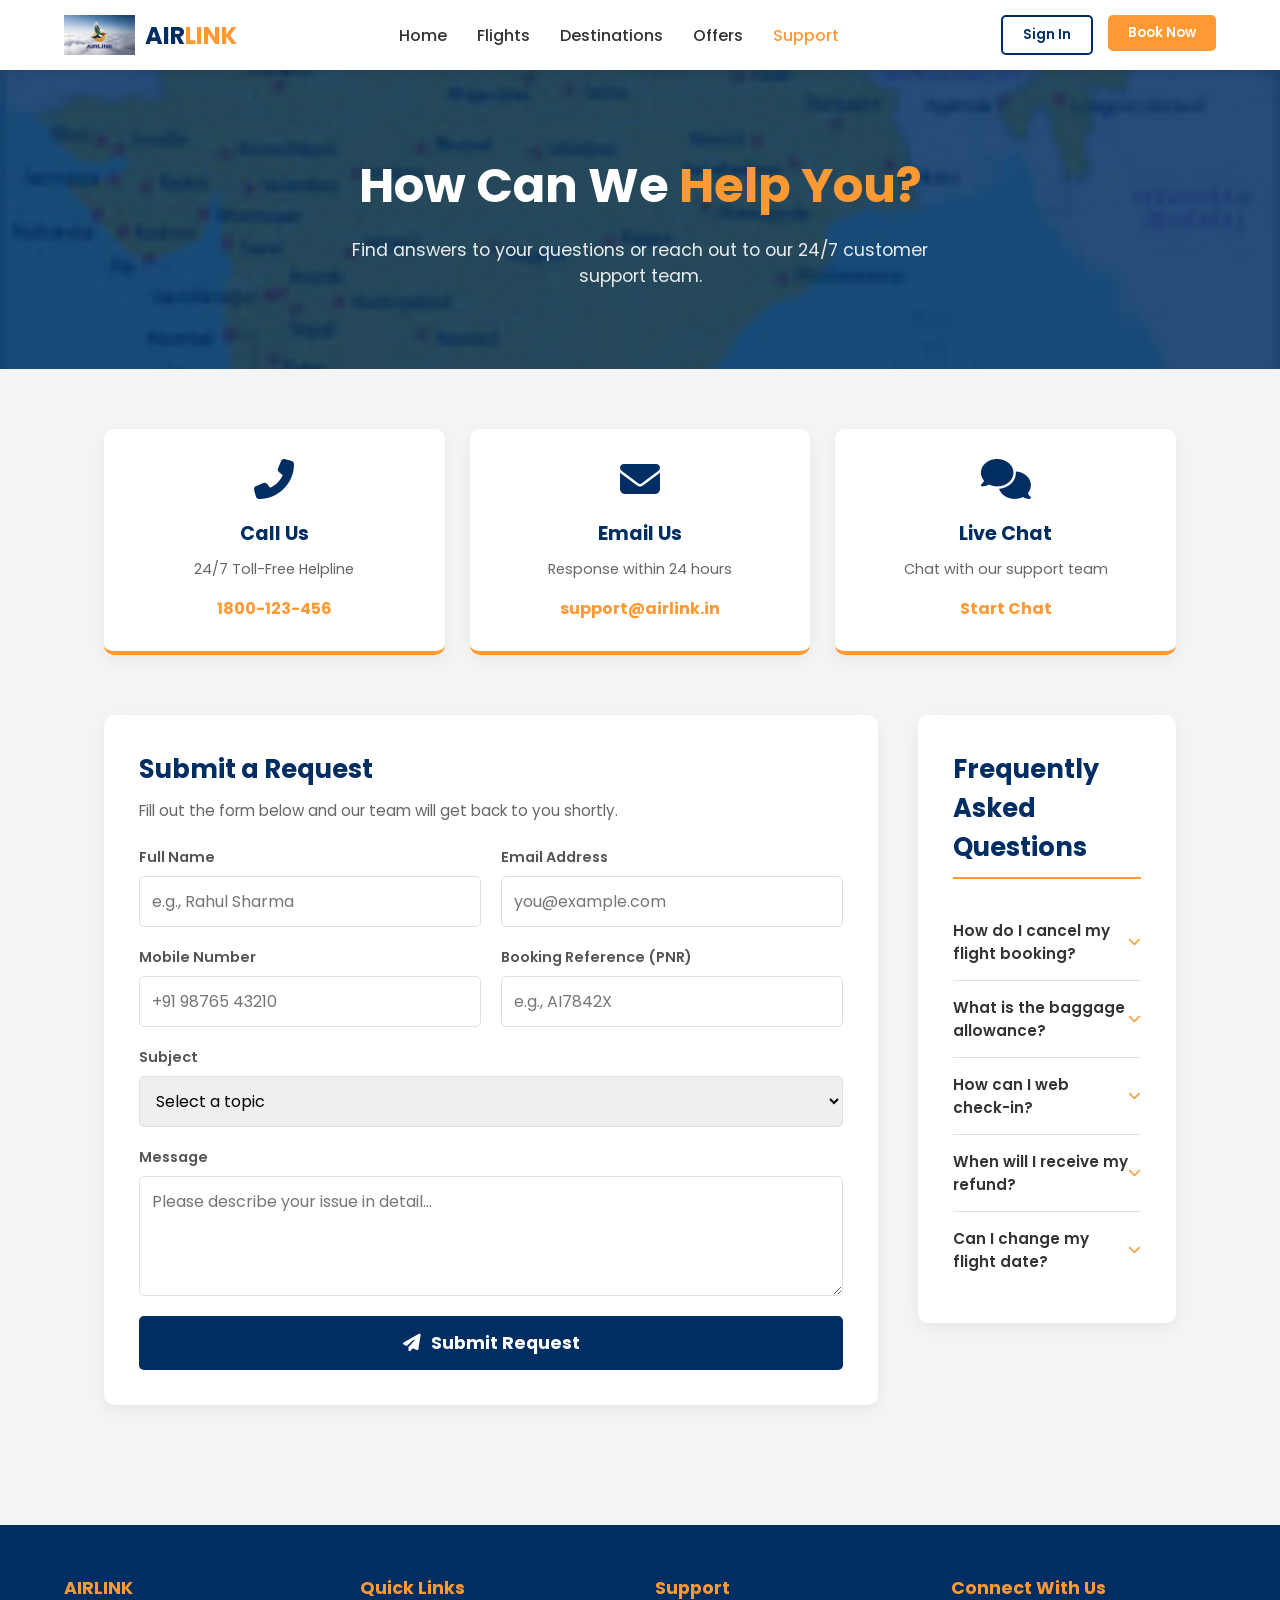
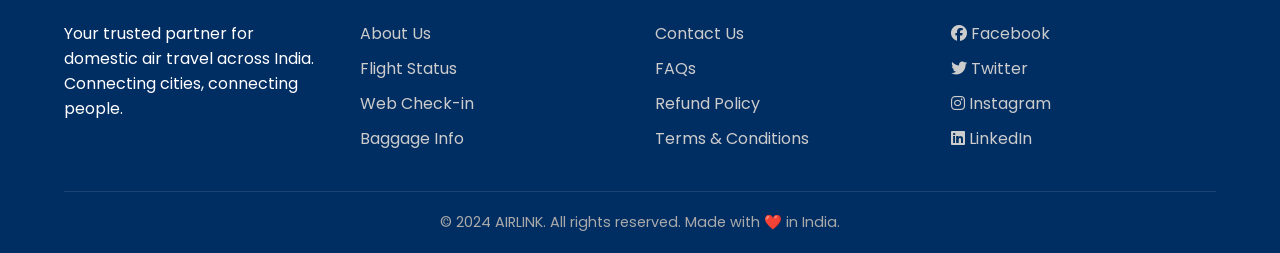
<file: Support.html>
<!DOCTYPE html>
<html lang="en">
<head>
    <meta charset="UTF-8">
    <meta name="viewport" content="width=device-width, initial-scale=1.0">
    <title>AIRLINK - Customer Support</title>
    <!-- Font Awesome for Icons -->
    <link rel="stylesheet" href="https://cdnjs.cloudflare.com/ajax/libs/font-awesome/6.4.0/css/all.min.css">
    <!-- Google Fonts -->
    <link href="https://fonts.googleapis.com/css2?family=Poppins:wght@300;400;500;600;700&display=swap" rel="stylesheet">
    
    <style>
        /* CSS Variables (Consistent with index.html) */
        :root {
            --primary-blue: #002D62;
            --saffron: #FF9933;
            --green: #138808;
            --white: #ffffff;
            --light-gray: #f4f4f4;
            --text-dark: #333333;
            --border-color: #e0e0e0;
        }

        * {
            margin: 0;
            padding: 0;
            box-sizing: border-box;
            font-family: 'Poppins', sans-serif;
        }

        body {
            background-color: var(--light-gray);
            color: var(--text-dark);
        }

        /* Navigation Bar */
        header {
            background-color: var(--white);
            box-shadow: 0 2px 10px rgba(0,0,0,0.1);
            position: sticky;
            top: 0;
            z-index: 1000;
        }

        nav {
            display: flex;
            justify-content: space-between;
            align-items: center;
            padding: 15px 5%;
            max-width: 1400px;
            margin: 0 auto;
        }

        .logo {
            display: flex;
            align-items: center;
            font-size: 24px;
            font-weight: 700;
            color: var(--primary-blue);
        }

        .logo img {
            height: 40px;
            margin-right: 10px;
        }

        .logo span {
            color: var(--saffron);
        }

        nav ul {
            display: flex;
            list-style: none;
            gap: 30px;
        }

        nav ul li a {
            text-decoration: none;
            color: var(--text-dark);
            font-weight: 500;
            transition: color 0.3s;
        }

        nav ul li a:hover, nav ul li a.active {
            color: var(--saffron);
        }

        .auth-buttons {
            display: flex;
            gap: 15px;
        }

        .btn-login {
            padding: 8px 20px;
            border: 2px solid var(--primary-blue);
            background: transparent;
            color: var(--primary-blue);
            border-radius: 5px;
            cursor: pointer;
            font-weight: 600;
            transition: all 0.3s;
        }

        .btn-login:hover {
            background: var(--primary-blue);
            color: white;
        }

        .btn-signup {
            padding: 8px 20px;
            border: none;
            background: var(--saffron);
            color: white;
            border-radius: 5px;
            cursor: pointer;
            font-weight: 600;
            transition: background 0.3s;
        }

        .btn-signup:hover {
            background: #e68a2e;
        }

        /* Page Header Banner */
        .page-header {
            background: linear-gradient(rgba(0, 45, 98, 0.85), rgba(0, 45, 98, 0.85)), url('images/airport-info.jpg') no-repeat center center/cover;
            padding: 80px 5%;
            text-align: center;
            color: white;
        }

        .page-header h1 {
            font-size: 3rem;
            margin-bottom: 15px;
        }

        .page-header h1 span {
            color: var(--saffron);
        }

        .page-header p {
            font-size: 1.1rem;
            max-width: 600px;
            margin: 0 auto;
            opacity: 0.9;
        }

        /* Main Content Container */
        .container {
            max-width: 1200px;
            margin: 0 auto;
            padding: 60px 5%;
        }

        /* Contact Cards Section */
        .contact-cards {
            display: grid;
            grid-template-columns: repeat(auto-fit, minmax(250px, 1fr));
            gap: 25px;
            margin-bottom: 60px;
        }

        .contact-card {
            background: white;
            padding: 30px;
            border-radius: 10px;
            box-shadow: 0 5px 15px rgba(0,0,0,0.05);
            text-align: center;
            transition: transform 0.3s, box-shadow 0.3s;
            border-bottom: 4px solid var(--saffron);
        }

        .contact-card:hover {
            transform: translateY(-5px);
            box-shadow: 0 10px 25px rgba(0,0,0,0.1);
        }

        .contact-card i {
            font-size: 2.5rem;
            color: var(--primary-blue);
            margin-bottom: 20px;
        }

        .contact-card h3 {
            font-size: 1.2rem;
            color: var(--primary-blue);
            margin-bottom: 10px;
        }

        .contact-card p {
            font-size: 0.9rem;
            color: #666;
            margin-bottom: 15px;
            line-height: 1.6;
        }

        .contact-card a {
            color: var(--saffron);
            text-decoration: none;
            font-weight: 700;
            transition: color 0.3s;
        }

        .contact-card a:hover {
            color: #e68a2e;
        }

        /* Main Support Layout */
        .support-layout {
            display: grid;
            grid-template-columns: 1.5fr 1fr;
            gap: 40px;
            margin-bottom: 60px;
        }

        /* Support Form */
        .support-form-container {
            background: white;
            padding: 35px;
            border-radius: 10px;
            box-shadow: 0 5px 15px rgba(0,0,0,0.05);
        }

        .support-form-container h2 {
            font-size: 1.6rem;
            color: var(--primary-blue);
            margin-bottom: 10px;
        }

        .support-form-container > p {
            font-size: 0.95rem;
            color: #666;
            margin-bottom: 25px;
        }

        .input-group {
            display: flex;
            flex-direction: column;
            margin-bottom: 20px;
        }

        .input-group label {
            font-size: 0.9rem;
            font-weight: 600;
            margin-bottom: 8px;
            color: #555;
        }

        .input-group input, 
        .input-group select, 
        .input-group textarea {
            padding: 12px;
            border: 1px solid var(--border-color);
            border-radius: 5px;
            font-size: 1rem;
            outline: none;
            transition: border-color 0.3s, box-shadow 0.3s;
            font-family: 'Poppins', sans-serif;
        }

        .input-group input:focus, 
        .input-group select:focus, 
        .input-group textarea:focus {
            border-color: var(--saffron);
            box-shadow: 0 0 0 3px rgba(255, 153, 51, 0.1);
        }

        .input-group textarea {
            resize: vertical;
            min-height: 120px;
        }

        .input-row {
            display: grid;
            grid-template-columns: 1fr 1fr;
            gap: 20px;
        }

        .btn-submit {
            width: 100%;
            padding: 14px;
            background: var(--primary-blue);
            color: white;
            border: none;
            border-radius: 5px;
            font-size: 1.1rem;
            font-weight: 700;
            cursor: pointer;
            transition: background 0.3s;
            display: flex;
            justify-content: center;
            align-items: center;
            gap: 10px;
        }

        .btn-submit:hover {
            background: #001f45;
        }

        /* FAQ Sidebar */
        .faq-container {
            background: white;
            padding: 35px;
            border-radius: 10px;
            box-shadow: 0 5px 15px rgba(0,0,0,0.05);
            height: fit-content;
        }

        .faq-container h2 {
            font-size: 1.6rem;
            color: var(--primary-blue);
            margin-bottom: 25px;
            border-bottom: 2px solid var(--saffron);
            padding-bottom: 10px;
        }

        .faq-item {
            border-bottom: 1px solid var(--border-color);
            padding: 15px 0;
        }

        .faq-item:last-child {
            border-bottom: none;
        }

        .faq-question {
            display: flex;
            justify-content: space-between;
            align-items: center;
            cursor: pointer;
            font-weight: 600;
            color: var(--text-dark);
            font-size: 0.95rem;
            transition: color 0.3s;
        }

        .faq-question:hover {
            color: var(--saffron);
        }

        .faq-question i {
            color: var(--saffron);
            transition: transform 0.3s;
            font-size: 0.8rem;
        }

        .faq-item.active .faq-question i {
            transform: rotate(180deg);
        }

        .faq-answer {
            max-height: 0;
            overflow: hidden;
            transition: max-height 0.3s ease-out, padding 0.3s ease-out;
            font-size: 0.9rem;
            color: #666;
            line-height: 1.6;
        }

        .faq-item.active .faq-answer {
            max-height: 200px;
            padding-top: 10px;
        }

        /* Footer */
        footer {
            background: var(--primary-blue);
            color: white;
            padding: 50px 5% 20px;
        }

        .footer-content {
            display: grid;
            grid-template-columns: repeat(auto-fit, minmax(200px, 1fr));
            gap: 30px;
            max-width: 1400px;
            margin: 0 auto;
            border-bottom: 1px solid rgba(255,255,255,0.1);
            padding-bottom: 30px;
        }

        .footer-col h4 {
            font-size: 1.1rem;
            margin-bottom: 20px;
            color: var(--saffron);
        }

        .footer-col ul {
            list-style: none;
        }

        .footer-col ul li {
            margin-bottom: 10px;
        }

        .footer-col ul li a {
            color: #ccc;
            text-decoration: none;
            transition: color 0.3s;
        }

        .footer-col ul li a:hover {
            color: white;
        }

        .footer-bottom {
            text-align: center;
            padding-top: 20px;
            color: #aaa;
            font-size: 0.9rem;
        }

        /* Responsive */
        @media (max-width: 900px) {
            nav ul {
                display: none;
            }
            .support-layout {
                grid-template-columns: 1fr;
            }
            .page-header h1 {
                font-size: 2.2rem;
            }
            .input-row {
                grid-template-columns: 1fr;
            }
        }
    </style>
</head>
<body>

    <!-- Header / Navbar -->
    <header>
        <nav>
            <div class="logo">
                <img src="images/logo.png" alt="AIRLINK Logo">
                AIR<span>LINK</span>
            </div>
            <ul>
                <li><a href="index.html">Home</a></li>
                <li><a href="flights.html">Flights</a></li>
                <li><a href="Destinations.html">Destinations</a></li>
                <li><a href="Offers.html">Offers</a></li>
                <li><a href="Support.html" class="active">Support</a></li>
            </ul>
            <div class="auth-buttons">
                <a href="Sign In.html"><button class="btn-login">Sign In</button></a>
                <a href="booking.html"><button class="btn-signup">Book Now</button></a>
            </div>
        </nav>
    </header>

    <!-- Page Header Banner -->
    <section class="page-header">
        <h1>How Can We <span>Help You?</span></h1>
        <p>Find answers to your questions or reach out to our 24/7 customer support team.</p>
    </section>

    <!-- Main Content -->
    <div class="container">
        
        <!-- Contact Cards -->
        <div class="contact-cards">
            <div class="contact-card">
                <i class="fas fa-phone-alt"></i>
                <h3>Call Us</h3>
                <p>24/7 Toll-Free Helpline</p>
                <a href="tel:1800123456">1800-123-456</a>
            </div>
            <div class="contact-card">
                <i class="fas fa-envelope"></i>
                <h3>Email Us</h3>
                <p>Response within 24 hours</p>
                <a href="mailto:support@airlink.in">support@airlink.in</a>
            </div>
            <div class="contact-card">
                <i class="fas fa-comments"></i>
                <h3>Live Chat</h3>
                <p>Chat with our support team</p>
                <a href="#">Start Chat</a>
            </div>
        </div>

        <!-- Support Form & FAQ Layout -->
        <div class="support-layout">
            
            <!-- Support Ticket Form -->
            <div class="support-form-container">
                <h2>Submit a Request</h2>
                <p>Fill out the form below and our team will get back to you shortly.</p>
                
                <form action="#" method="POST" onsubmit="alert('Your support ticket has been submitted successfully! Our team will contact you soon.'); return false;">
                    
                    <div class="input-row">
                        <div class="input-group">
                            <label>Full Name</label>
                            <input type="text" placeholder="e.g., Rahul Sharma" required>
                        </div>
                        <div class="input-group">
                            <label>Email Address</label>
                            <input type="email" placeholder="you@example.com" required>
                        </div>
                    </div>

                    <div class="input-row">
                        <div class="input-group">
                            <label>Mobile Number</label>
                            <input type="tel" placeholder="+91 98765 43210" required>
                        </div>
                        <div class="input-group">
                            <label>Booking Reference (PNR)</label>
                            <input type="text" placeholder="e.g., AI7842X">
                        </div>
                    </div>

                    <div class="input-group">
                        <label>Subject</label>
                        <select required>
                            <option value="">Select a topic</option>
                            <option>Flight Booking Issue</option>
                            <option>Refund & Cancellation</option>
                            <option>Baggage Related</option>
                            <option>Web Check-in</option>
                            <option>Loyalty Program</option>
                            <option>Other</option>
                        </select>
                    </div>

                    <div class="input-group">
                        <label>Message</label>
                        <textarea placeholder="Please describe your issue in detail..." required></textarea>
                    </div>

                    <button type="submit" class="btn-submit">
                        <i class="fas fa-paper-plane"></i> Submit Request
                    </button>

                </form>
            </div>

            <!-- FAQ Sidebar -->
            <div class="faq-container">
                <h2>Frequently Asked Questions</h2>
                
                <div class="faq-item">
                    <div class="faq-question" onclick="toggleFAQ(this)">
                        How do I cancel my flight booking?
                        <i class="fas fa-chevron-down"></i>
                    </div>
                    <div class="faq-answer">
                        You can cancel your booking through the "My Bookings" section on our website or mobile app. Cancellation charges apply based on the fare type and time of cancellation.
                    </div>
                </div>

                <div class="faq-item">
                    <div class="faq-question" onclick="toggleFAQ(this)">
                        What is the baggage allowance?
                        <i class="fas fa-chevron-down"></i>
                    </div>
                    <div class="faq-answer">
                        For domestic flights, Economy class passengers are allowed 15kg check-in baggage and 7kg cabin baggage. Business class allows 25kg check-in and 7kg cabin.
                    </div>
                </div>

                <div class="faq-item">
                    <div class="faq-question" onclick="toggleFAQ(this)">
                        How can I web check-in?
                        <i class="fas fa-chevron-down"></i>
                    </div>
                    <div class="faq-answer">
                        Web check-in opens 48 hours before departure and closes 60 minutes prior. You can check in via our website or app and download your boarding pass.
                    </div>
                </div>

                <div class="faq-item">
                    <div class="faq-question" onclick="toggleFAQ(this)">
                        When will I receive my refund?
                        <i class="fas fa-chevron-down"></i>
                    </div>
                    <div class="faq-answer">
                        Refunds are processed within 7-10 working days to the original payment method. For credit cards, it may take up to 14 days depending on your bank.
                    </div>
                </div>

                <div class="faq-item">
                    <div class="faq-question" onclick="toggleFAQ(this)">
                        Can I change my flight date?
                        <i class="fas fa-chevron-down"></i>
                    </div>
                    <div class="faq-answer">
                        Yes, date changes are allowed subject to availability and applicable change fees. You can modify your booking through the "Manage Booking" section.
                    </div>
                </div>

            </div>

        </div>

    </div>

    <!-- Footer -->
    <footer>
        <div class="footer-content">
            <div class="footer-col">
                <h4>AIRLINK</h4>
                <p>Your trusted partner for domestic air travel across India. Connecting cities, connecting people.</p>
            </div>
            <div class="footer-col">
                <h4>Quick Links</h4>
                <ul>
                    <li><a href="about.html">About Us</a></li>
                    <li><a href="flights.html">Flight Status</a></li>
                    <li><a href="check-in.jpg">Web Check-in</a></li>
                    <li><a href="baggage-info.jpg">Baggage Info</a></li>
                </ul>
            </div>
            <div class="footer-col">
                <h4>Support</h4>
                <ul>
                    <li><a href="Support.html">Contact Us</a></li>
                    <li><a href="Support.html">FAQs</a></li>
                    <li><a href="Support.html">Refund Policy</a></li>
                    <li><a href="Support.html">Terms & Conditions</a></li>
                </ul>
            </div>
            <div class="footer-col">
                <h4>Connect With Us</h4>
                <ul>
                    <li><a href="#"><i class="fab fa-facebook"></i> Facebook</a></li>
                    <li><a href="#"><i class="fab fa-twitter"></i> Twitter</a></li>
                    <li><a href="#"><i class="fab fa-instagram"></i> Instagram</a></li>
                    <li><a href="#"><i class="fab fa-linkedin"></i> LinkedIn</a></li>
                </ul>
            </div>
        </div>
        <div class="footer-bottom">
            <p>&copy; 2024 AIRLINK. All rights reserved. Made with ❤️ in India.</p>
        </div>
    </footer>

    <!-- JavaScript for FAQ Accordion -->
    <script>
        function toggleFAQ(element) {
            const faqItem = element.parentElement;
            const isActive = faqItem.classList.contains('active');

            // Close all FAQ items
            document.querySelectorAll('.faq-item').forEach(item => {
                item.classList.remove('active');
            });

            // If the clicked one wasn't active, open it
            if (!isActive) {
                faqItem.classList.add('active');
            }
        }
    </script>

</body>
</html>
</file>
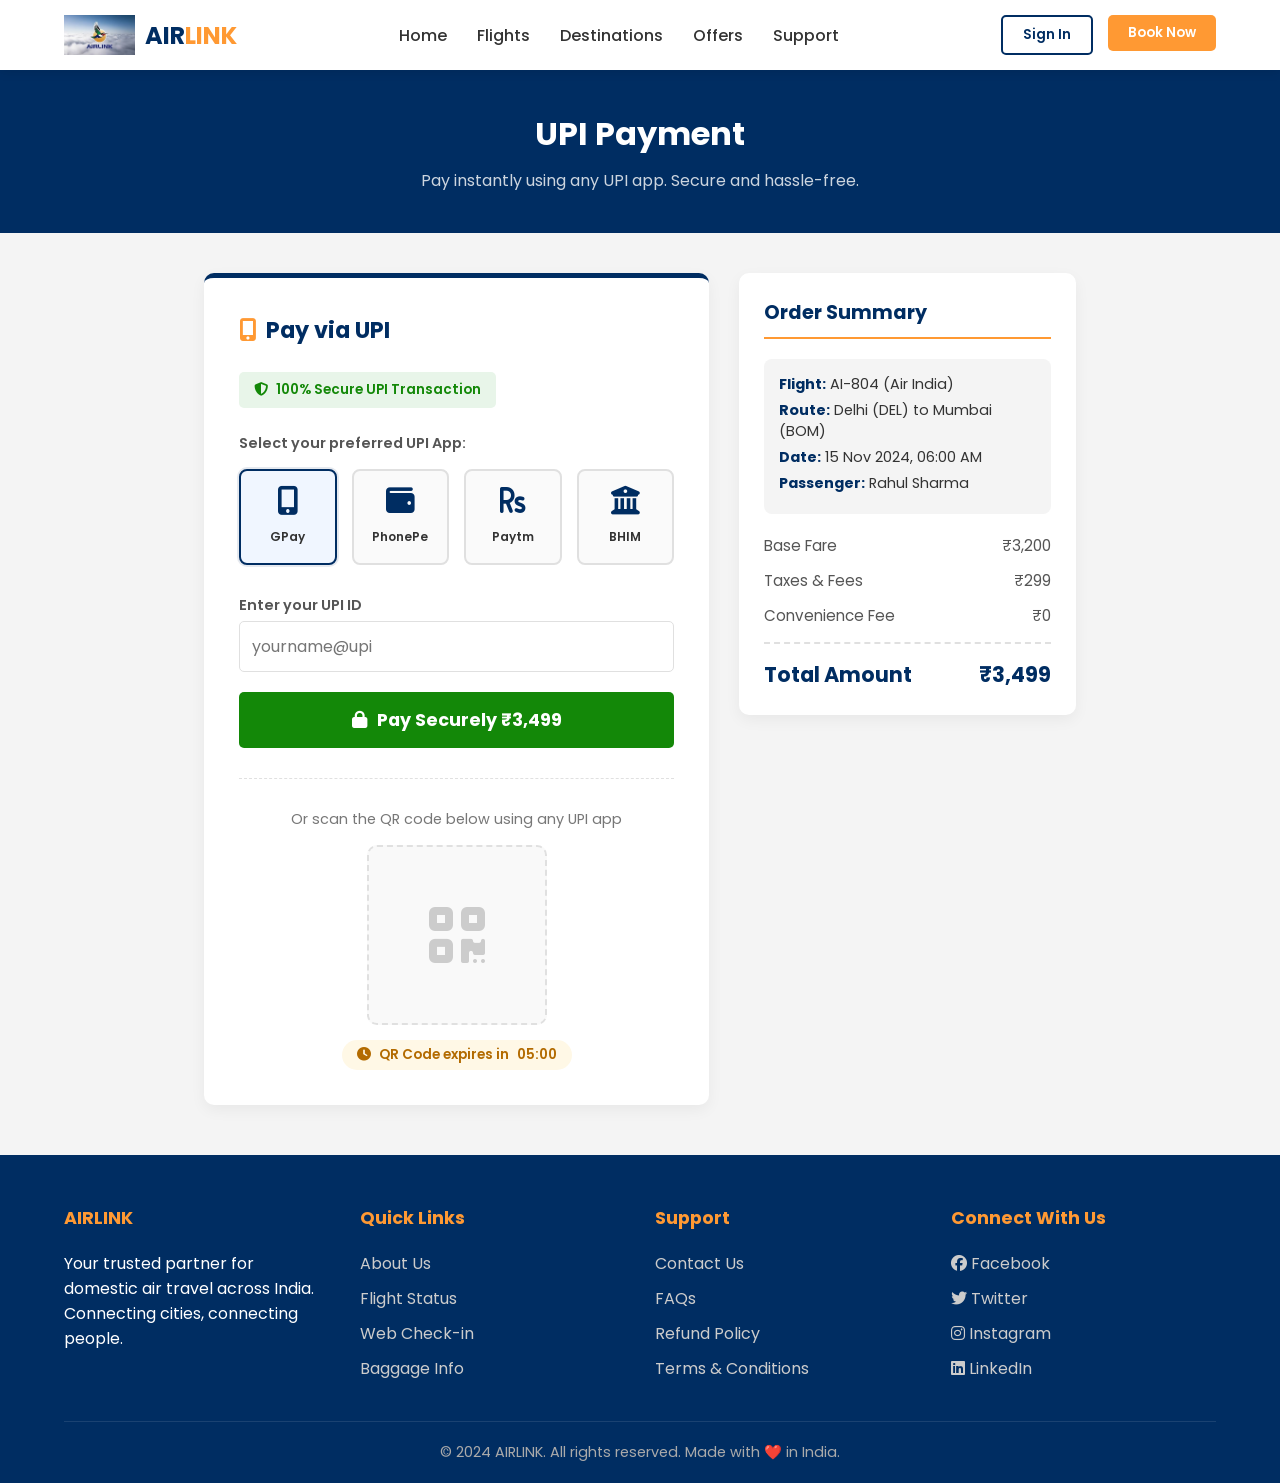
<file: upi.html>
<!DOCTYPE html>
<html lang="en">
<head>
    <meta charset="UTF-8">
    <meta name="viewport" content="width=device-width, initial-scale=1.0">
    <title>AIRLINK - UPI Payment</title>
    <!-- Font Awesome for Icons -->
    <link rel="stylesheet" href="https://cdnjs.cloudflare.com/ajax/libs/font-awesome/6.4.0/css/all.min.css">
    <!-- Google Fonts -->
    <link href="https://fonts.googleapis.com/css2?family=Poppins:wght@300;400;500;600;700&display=swap" rel="stylesheet">
    
    <style>
        /* CSS Variables (Consistent with index.html) */
        :root {
            --primary-blue: #002D62;
            --saffron: #FF9933;
            --green: #138808;
            --white: #ffffff;
            --light-gray: #f4f4f4;
            --text-dark: #333333;
            --border-color: #e0e0e0;
        }

        * {
            margin: 0;
            padding: 0;
            box-sizing: border-box;
            font-family: 'Poppins', sans-serif;
        }

        body {
            background-color: var(--light-gray);
            color: var(--text-dark);
        }

        /* Navigation Bar */
        header {
            background-color: var(--white);
            box-shadow: 0 2px 10px rgba(0,0,0,0.1);
            position: sticky;
            top: 0;
            z-index: 1000;
        }

        nav {
            display: flex;
            justify-content: space-between;
            align-items: center;
            padding: 15px 5%;
            max-width: 1400px;
            margin: 0 auto;
        }

        .logo {
            display: flex;
            align-items: center;
            font-size: 24px;
            font-weight: 700;
            color: var(--primary-blue);
        }

        .logo img {
            height: 40px;
            margin-right: 10px;
        }

        .logo span {
            color: var(--saffron);
        }

        nav ul {
            display: flex;
            list-style: none;
            gap: 30px;
        }

        nav ul li a {
            text-decoration: none;
            color: var(--text-dark);
            font-weight: 500;
            transition: color 0.3s;
        }

        nav ul li a:hover {
            color: var(--saffron);
        }

        .auth-buttons {
            display: flex;
            gap: 15px;
        }

        .btn-login {
            padding: 8px 20px;
            border: 2px solid var(--primary-blue);
            background: transparent;
            color: var(--primary-blue);
            border-radius: 5px;
            cursor: pointer;
            font-weight: 600;
            transition: all 0.3s;
        }

        .btn-login:hover {
            background: var(--primary-blue);
            color: white;
        }

        .btn-signup {
            padding: 8px 20px;
            border: none;
            background: var(--saffron);
            color: white;
            border-radius: 5px;
            cursor: pointer;
            font-weight: 600;
            transition: background 0.3s;
        }

        .btn-signup:hover {
            background: #e68a2e;
        }

        /* Page Header */
        .page-header {
            background: var(--primary-blue);
            padding: 40px 5%;
            text-align: center;
            color: white;
        }

        .page-header h1 {
            font-size: 2rem;
            margin-bottom: 10px;
        }

        .page-header p {
            font-size: 1rem;
            opacity: 0.8;
        }

        /* Main Content Layout */
        .main-container {
            max-width: 1000px;
            margin: 40px auto;
            padding: 0 5%;
            display: grid;
            grid-template-columns: 1.5fr 1fr;
            gap: 30px;
        }

        /* UPI Payment Card */
        .upi-card {
            background: white;
            padding: 35px;
            border-radius: 10px;
            box-shadow: 0 5px 15px rgba(0,0,0,0.05);
            border-top: 5px solid var(--primary-blue);
        }

        .upi-card h2 {
            font-size: 1.4rem;
            color: var(--primary-blue);
            margin-bottom: 25px;
            display: flex;
            align-items: center;
            gap: 10px;
        }

        .upi-card h2 i {
            color: var(--saffron);
        }

        .secure-badge {
            display: flex;
            align-items: center;
            gap: 8px;
            background: #e8f5e9;
            color: var(--green);
            padding: 8px 15px;
            border-radius: 5px;
            font-size: 0.85rem;
            font-weight: 600;
            margin-bottom: 25px;
            width: fit-content;
        }

        /* UPI Apps Grid */
        .upi-apps-grid {
            display: grid;
            grid-template-columns: repeat(4, 1fr);
            gap: 15px;
            margin-bottom: 30px;
        }

        .upi-app-option {
            border: 2px solid var(--border-color);
            border-radius: 8px;
            padding: 15px 5px;
            text-align: center;
            cursor: pointer;
            transition: all 0.3s;
            background: #fafafa;
        }

        .upi-app-option:hover {
            border-color: var(--saffron);
            background: #fff;
            transform: translateY(-2px);
        }

        .upi-app-option.selected {
            border-color: var(--primary-blue);
            background: #f0f6ff;
            box-shadow: 0 0 0 2px rgba(0, 45, 98, 0.1);
        }

        .upi-app-option i {
            font-size: 1.8rem;
            color: var(--primary-blue);
            margin-bottom: 8px;
            display: block;
        }

        .upi-app-option span {
            font-size: 0.75rem;
            font-weight: 600;
            color: var(--text-dark);
        }

        /* Input Fields */
        .input-group {
            display: flex;
            flex-direction: column;
            margin-bottom: 20px;
        }

        .input-group label {
            font-size: 0.9rem;
            font-weight: 600;
            margin-bottom: 5px;
            color: #555;
        }

        .input-group input {
            padding: 12px;
            border: 1px solid var(--border-color);
            border-radius: 5px;
            font-size: 1rem;
            outline: none;
            transition: border-color 0.3s;
        }

        .input-group input:focus {
            border-color: var(--saffron);
        }

        /* Pay Button */
        .btn-pay {
            width: 100%;
            padding: 15px;
            background: var(--green);
            color: white;
            border: none;
            border-radius: 5px;
            font-size: 1.1rem;
            font-weight: 700;
            cursor: pointer;
            transition: background 0.3s;
            margin-top: 10px;
            display: flex;
            justify-content: center;
            align-items: center;
            gap: 10px;
        }

        .btn-pay:hover {
            background: #0e6606;
        }

        /* QR Code Section */
        .qr-section {
            text-align: center;
            margin-top: 30px;
            padding-top: 30px;
            border-top: 1px dashed var(--border-color);
        }

        .qr-section p {
            font-size: 0.9rem;
            color: #777;
            margin-bottom: 15px;
        }

        .qr-placeholder {
            width: 180px;
            height: 180px;
            margin: 0 auto 15px;
            background: #f9f9f9;
            border: 2px dashed var(--border-color);
            border-radius: 10px;
            display: flex;
            align-items: center;
            justify-content: center;
            font-size: 4rem;
            color: #ccc;
            position: relative;
        }

        .qr-placeholder::before {
            content: '\f029'; /* FontAwesome QR code icon */
            font-family: 'Font Awesome 6 Free';
            font-weight: 900;
        }

        .timer-badge {
            display: inline-flex;
            align-items: center;
            gap: 8px;
            background: #fff8e6;
            color: #b36b00;
            padding: 5px 15px;
            border-radius: 20px;
            font-size: 0.85rem;
            font-weight: 600;
        }

        /* Order Summary Sidebar */
        .order-summary {
            background: white;
            padding: 25px;
            border-radius: 10px;
            box-shadow: 0 5px 15px rgba(0,0,0,0.05);
            height: fit-content;
            position: sticky;
            top: 100px;
        }

        .order-summary h3 {
            font-size: 1.2rem;
            color: var(--primary-blue);
            margin-bottom: 20px;
            border-bottom: 2px solid var(--saffron);
            padding-bottom: 10px;
        }

        .summary-item {
            display: flex;
            justify-content: space-between;
            margin-bottom: 12px;
            font-size: 0.95rem;
            color: #555;
        }

        .summary-total {
            display: flex;
            justify-content: space-between;
            font-size: 1.3rem;
            font-weight: 700;
            color: var(--primary-blue);
            border-top: 2px dashed var(--border-color);
            padding-top: 15px;
            margin-top: 15px;
        }

        .summary-flight-info {
            background: var(--light-gray);
            padding: 15px;
            border-radius: 8px;
            margin-bottom: 20px;
            font-size: 0.9rem;
        }

        .summary-flight-info p {
            margin-bottom: 5px;
        }

        .summary-flight-info strong {
            color: var(--primary-blue);
        }

        /* Footer */
        footer {
            background: var(--primary-blue);
            color: white;
            padding: 50px 5% 20px;
            margin-top: 50px;
        }

        .footer-content {
            display: grid;
            grid-template-columns: repeat(auto-fit, minmax(200px, 1fr));
            gap: 30px;
            max-width: 1400px;
            margin: 0 auto;
            border-bottom: 1px solid rgba(255,255,255,0.1);
            padding-bottom: 30px;
        }

        .footer-col h4 {
            font-size: 1.1rem;
            margin-bottom: 20px;
            color: var(--saffron);
        }

        .footer-col ul {
            list-style: none;
        }

        .footer-col ul li {
            margin-bottom: 10px;
        }

        .footer-col ul li a {
            color: #ccc;
            text-decoration: none;
            transition: color 0.3s;
        }

        .footer-col ul li a:hover {
            color: white;
        }

        .footer-bottom {
            text-align: center;
            padding-top: 20px;
            color: #aaa;
            font-size: 0.9rem;
        }

        /* Responsive */
        @media (max-width: 900px) {
            nav ul {
                display: none;
            }
            .main-container {
                grid-template-columns: 1fr;
            }
            .order-summary {
                position: static;
            }
            .upi-apps-grid {
                grid-template-columns: repeat(2, 1fr);
            }
        }
    </style>
</head>
<body>

    <!-- Header / Navbar -->
    <header>
        <nav>
            <div class="logo">
                <img src="images/logo.png" alt="AIRLINK Logo">
                AIR<span>LINK</span>
            </div>
            <ul>
                <li><a href="index.html">Home</a></li>
                <li><a href="flights.html">Flights</a></li>
                <li><a href="Destinations.html">Destinations</a></li>
                <li><a href="Offers.html">Offers</a></li>
                <li><a href="Support.html">Support</a></li>
            </ul>
            <div class="auth-buttons">
                <a href="Sign In.html"><button class="btn-login">Sign In</button></a>
                <a href="booking.html"><button class="btn-signup">Book Now</button></a>
            </div>
        </nav>
    </header>

    <!-- Page Header -->
    <section class="page-header">
        <h1>UPI Payment</h1>
        <p>Pay instantly using any UPI app. Secure and hassle-free.</p>
    </section>

    <!-- Main Content -->
    <div class="main-container">
        
        <!-- UPI Payment Card -->
        <div class="upi-card">
            <h2><i class="fas fa-mobile-alt"></i> Pay via UPI</h2>
            
            <div class="secure-badge">
                <i class="fas fa-shield-alt"></i> 100% Secure UPI Transaction
            </div>

            <!-- UPI Apps Selection -->
            <p style="font-size: 0.9rem; color: #555; margin-bottom: 15px; font-weight: 600;">Select your preferred UPI App:</p>
            <div class="upi-apps-grid">
                <div class="upi-app-option selected" onclick="selectApp(this)">
                    <i class="fas fa-mobile-alt"></i>
                    <span>GPay</span>
                </div>
                <div class="upi-app-option" onclick="selectApp(this)">
                    <i class="fas fa-wallet"></i>
                    <span>PhonePe</span>
                </div>
                <div class="upi-app-option" onclick="selectApp(this)">
                    <i class="fas fa-rupee-sign"></i>
                    <span>Paytm</span>
                </div>
                <div class="upi-app-option" onclick="selectApp(this)">
                    <i class="fas fa-university"></i>
                    <span>BHIM</span>
                </div>
            </div>

            <!-- UPI ID Form -->
            <form action="confirmation.html" method="GET" id="upiForm">
                <div class="input-group">
                    <label>Enter your UPI ID</label>
                    <input type="text" placeholder="yourname@upi" required>
                </div>
                
                <button type="submit" class="btn-pay">
                    <i class="fas fa-lock"></i> Pay Securely ₹3,499
                </button>
            </form>

            <!-- QR Code Section -->
            <div class="qr-section">
                <p>Or scan the QR code below using any UPI app</p>
                <div class="qr-placeholder"></div>
                <div class="timer-badge">
                    <i class="fas fa-clock"></i> QR Code expires in <span id="timer">05:00</span>
                </div>
            </div>

        </div>

        <!-- Order Summary Sidebar -->
        <div class="order-summary">
            <h3>Order Summary</h3>
            
            <div class="summary-flight-info">
                <p><strong>Flight:</strong> AI-804 (Air India)</p>
                <p><strong>Route:</strong> Delhi (DEL) to Mumbai (BOM)</p>
                <p><strong>Date:</strong> 15 Nov 2024, 06:00 AM</p>
                <p><strong>Passenger:</strong> Rahul Sharma</p>
            </div>

            <div class="summary-item">
                <span>Base Fare</span>
                <span>₹3,200</span>
            </div>
            <div class="summary-item">
                <span>Taxes & Fees</span>
                <span>₹299</span>
            </div>
            <div class="summary-item">
                <span>Convenience Fee</span>
                <span>₹0</span>
            </div>

            <div class="summary-total">
                <span>Total Amount</span>
                <span>₹3,499</span>
            </div>
        </div>

    </div>

    <!-- Footer -->
    <footer>
        <div class="footer-content">
            <div class="footer-col">
                <h4>AIRLINK</h4>
                <p>Your trusted partner for domestic air travel across India. Connecting cities, connecting people.</p>
            </div>
            <div class="footer-col">
                <h4>Quick Links</h4>
                <ul>
                    <li><a href="about.html">About Us</a></li>
                    <li><a href="flights.html">Flight Status</a></li>
                    <li><a href="check-in.jpg">Web Check-in</a></li>
                    <li><a href="baggage-info.jpg">Baggage Info</a></li>
                </ul>
            </div>
            <div class="footer-col">
                <h4>Support</h4>
                <ul>
                    <li><a href="Support.html">Contact Us</a></li>
                    <li><a href="Support.html">FAQs</a></li>
                    <li><a href="Support.html">Refund Policy</a></li>
                    <li><a href="Support.html">Terms & Conditions</a></li>
                </ul>
            </div>
            <div class="footer-col">
                <h4>Connect With Us</h4>
                <ul>
                    <li><a href="#"><i class="fab fa-facebook"></i> Facebook</a></li>
                    <li><a href="#"><i class="fab fa-twitter"></i> Twitter</a></li>
                    <li><a href="#"><i class="fab fa-instagram"></i> Instagram</a></li>
                    <li><a href="#"><i class="fab fa-linkedin"></i> LinkedIn</a></li>
                </ul>
            </div>
        </div>
        <div class="footer-bottom">
            <p>&copy; 2024 AIRLINK. All rights reserved. Made with ❤️ in India.</p>
        </div>
    </footer>

    <!-- JavaScript for Interactivity -->
    <script>
        // Function to handle UPI App selection
        function selectApp(element) {
            const apps = document.querySelectorAll('.upi-app-option');
            apps.forEach(app => app.classList.remove('selected'));
            element.classList.add('selected');
        }

        // Countdown Timer for QR Code
        let timeLeft = 300; // 5 minutes in seconds
        const timerElement = document.getElementById('timer');

        function updateTimer() {
            const minutes = Math.floor(timeLeft / 60);
            const seconds = timeLeft % 60;
            timerElement.textContent = `${String(minutes).padStart(2, '0')}:${String(seconds).padStart(2, '0')}`;
            
            if (timeLeft > 0) {
                timeLeft--;
            } else {
                timerElement.textContent = "Expired";
                timerElement.parentElement.style.background = "#ffebee";
                timerElement.parentElement.style.color = "#c62828";
            }
        }

        setInterval(updateTimer, 1000);
    </script>

</body>
</html>
</file>
